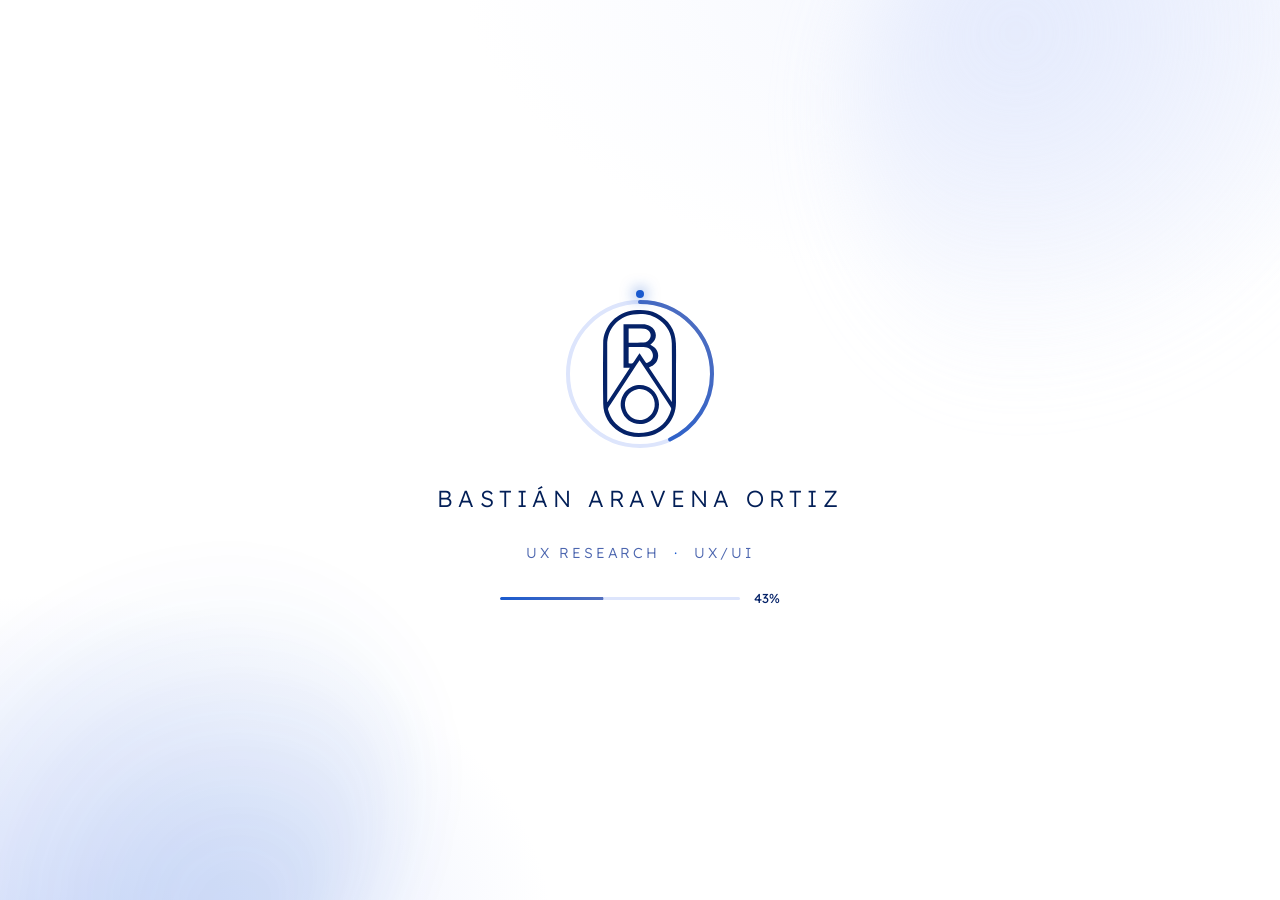
<file: index.html>
<!DOCTYPE html>
<html lang="es">
<head>
    <meta charset="UTF-8">
    <meta name="viewport" content="width=device-width, initial-scale=1">
    <title>Bastián Aravena Ortiz · Cargando…</title>
    <meta name="theme-color" content="#F2F5FE">
    <meta name="robots" content="noindex">

    <!-- Si algo falla o el navegador no tiene JavaScript, te lleva igual a la página nueva -->
    <noscript><meta http-equiv="refresh" content="0; url=index-nuevo.html"></noscript>

    <!-- Descarga en segundo plano la página destino mientras se ve la animación -->
    <link rel="prefetch" href="index-nuevo.html">
    <link rel="prefetch" href="home.css">

    <link rel="preconnect" href="https://fonts.googleapis.com">
    <link rel="preconnect" href="https://fonts.gstatic.com" crossorigin>
    <link href="https://fonts.googleapis.com/css2?family=Lexend:wght@300;400;600&display=swap" rel="stylesheet">

    <style>
        :root {
            --navy-900: #031F57;
            --navy-800: #052268;
            --blue: #1A5ACE;
            --blue-soft: #526FBF;
            --blue-mute: #4C66AF;
            --tint: #F2F5FE;
            --tint-2: #DDE5FC;
            --ease: cubic-bezier(0.22, 1, 0.36, 1);
        }
        *, *::before, *::after { margin: 0; padding: 0; box-sizing: border-box; }

        html, body { height: 100%; }
        body {
            font-family: 'Lexend', system-ui, sans-serif;
            color: var(--navy-900);
            background: #fff;
            overflow: hidden;
            -webkit-font-smoothing: antialiased;
        }

        /* ---------- Pantalla ---------- */
        .pre {
            position: fixed;
            inset: 0;
            display: grid;
            place-items: center;
            padding: 1.5rem;
            background:
                radial-gradient(900px 500px at 85% -5%, var(--tint) 0%, transparent 70%),
                radial-gradient(700px 500px at 5% 105%, var(--tint-2) 0%, transparent 70%),
                #fff;
            transition: opacity .7s var(--ease), transform .7s var(--ease), filter .7s var(--ease);
        }
        .pre.salir { opacity: 0; transform: scale(1.04); filter: blur(6px); }

        /* Manchas de color de fondo (mismas de la web) */
        .mancha {
            position: absolute;
            width: min(70vw, 560px);
            aspect-ratio: 1;
            border-radius: 42% 58% 60% 40% / 45% 40% 60% 55%;
            filter: blur(40px);
            opacity: .7;
            animation: morph 10s ease-in-out infinite alternate;
        }
        .mancha--a { top: -15%; right: -10%; background: radial-gradient(circle at 30% 30%, var(--tint-2), transparent 65%); }
        .mancha--b { bottom: -20%; left: -12%; background: radial-gradient(circle at 70% 70%, rgba(26, 90, 206, .22), transparent 65%); animation-delay: -4s; }

        /* ---------- Contenido ---------- */
        .centro {
            position: relative;
            z-index: 1;
            display: flex;
            flex-direction: column;
            align-items: center;
            text-align: center;
            gap: clamp(1.25rem, 3vw, 1.75rem);
        }

        /* Anillo de progreso con el logo dentro */
        .anillo {
            position: relative;
            width: clamp(120px, 28vw, 160px);
            aspect-ratio: 1;
            display: grid;
            place-items: center;
            animation: aparece .9s var(--ease) both;
        }
        .anillo svg { position: absolute; inset: 0; width: 100%; height: 100%; transform: rotate(-90deg); overflow: visible; }
        .anillo .pista { fill: none; stroke: var(--tint-2); stroke-width: 3; }
        .anillo .avance {
            fill: none;
            stroke: url(#grad);
            stroke-width: 3;
            stroke-linecap: round;
            stroke-dasharray: 339.29;
            stroke-dashoffset: 339.29;
        }
        .anillo .orbita {                      /* puntito que gira alrededor */
            position: absolute;
            inset: 0;
            animation: gira 2.4s linear infinite;
        }
        .anillo .orbita::after {
            content: "";
            position: absolute;
            top: -4px; left: 50%;
            width: 8px; height: 8px;
            margin-left: -4px;
            border-radius: 50%;
            background: var(--blue);
            box-shadow: 0 0 14px 2px rgba(26, 90, 206, .55);
        }
        .logo {
            width: 46%;
            height: auto;
            animation: late 2.2s ease-in-out infinite;
        }
        .logo-falla {                          /* si el logo no carga, muestra las iniciales */
            font-weight: 600;
            font-size: clamp(1.4rem, 5vw, 1.9rem);
            letter-spacing: .04em;
            color: var(--navy-800);
            animation: late 2.2s ease-in-out infinite;
        }

        /* Nombre con letras que aparecen una a una */
        .nombre {
            font-weight: 300;
            font-size: clamp(1.05rem, 3.6vw, 1.45rem);
            letter-spacing: .22em;
            line-height: 1.5;
            color: var(--navy-900);
        }
        .nombre .letra { display: inline-block; }
        .js .nombre .letra { opacity: 0; transform: translateY(14px); animation: letra .7s var(--ease) forwards; }
        .nombre .espacio { width: .5em; }

        .rol {
            font-weight: 300;
            font-size: clamp(.78rem, 2.4vw, .9rem);
            letter-spacing: .2em;
            text-transform: uppercase;
            color: var(--blue-mute);
            animation: aparece .9s var(--ease) 1.1s both;
        }
        .rol i { font-style: normal; color: var(--blue); margin-inline: .5em; }

        /* Barra + porcentaje */
        .progreso {
            display: flex;
            align-items: center;
            gap: 14px;
            width: min(280px, 70vw);
            animation: aparece .9s var(--ease) 1.3s both;
        }
        .barra {
            position: relative;
            flex: 1;
            height: 3px;
            border-radius: 3px;
            background: var(--tint-2);
            overflow: hidden;
        }
        .barra span {
            position: absolute;
            inset: 0;
            border-radius: 3px;
            background: linear-gradient(90deg, var(--blue), var(--blue-soft));
            transform: scaleX(0);
            transform-origin: left;
        }
        .barra span::after {                   /* brillo que recorre la barra */
            content: "";
            position: absolute;
            inset: 0;
            background: linear-gradient(90deg, transparent, rgba(255, 255, 255, .7), transparent);
            transform: translateX(-100%);
            animation: brillo 1.2s ease-in-out infinite;
        }
        .porcentaje {
            min-width: 3.2ch;
            font-weight: 400;
            font-size: 13px;
            font-variant-numeric: tabular-nums;
            color: var(--navy-800);
            text-align: right;
        }

        /* ---------- Animaciones ---------- */
        @keyframes aparece { from { opacity: 0; transform: translateY(16px) scale(.96); } to { opacity: 1; transform: none; } }
        @keyframes letra   { to { opacity: 1; transform: none; } }
        @keyframes gira    { to { transform: rotate(360deg); } }
        @keyframes late    { 0%, 100% { transform: scale(1); } 50% { transform: scale(1.08); } }
        @keyframes brillo  { to { transform: translateX(100%); } }
        @keyframes morph {
            0%   { border-radius: 42% 58% 60% 40% / 45% 40% 60% 55%; transform: rotate(0) scale(1); }
            100% { border-radius: 58% 42% 40% 60% / 55% 60% 40% 45%; transform: rotate(18deg) scale(1.1); }
        }

        /* Menos movimiento: sin animaciones, solo el progreso */
        @media (prefers-reduced-motion: reduce) {
            *, *::before, *::after { animation: none !important; transition-duration: .2s !important; }
            .js .nombre .letra { opacity: 1; transform: none; }
            .anillo .orbita { display: none; }
        }
    </style>

    <script>document.documentElement.classList.add('js');</script>
</head>
<body>
    <main class="pre" id="pre" role="status" aria-live="polite" aria-label="Cargando portafolio">
        <div class="mancha mancha--a" aria-hidden="true"></div>
        <div class="mancha mancha--b" aria-hidden="true"></div>

        <div class="centro">
            <div class="anillo" aria-hidden="true">
                <svg viewBox="0 0 120 120">
                    <defs>
                        <linearGradient id="grad" x1="0" y1="0" x2="1" y2="1">
                            <stop offset="0%" stop-color="#1A5ACE"/>
                            <stop offset="100%" stop-color="#526FBF"/>
                        </linearGradient>
                    </defs>
                    <circle class="pista" cx="60" cy="60" r="54"/>
                    <circle class="avance" id="avance" cx="60" cy="60" r="54"/>
                </svg>
                <div class="orbita"></div>
                <img class="logo" src="SVG/LOGO/LOGO ZUL.svg" alt="" id="logo">
            </div>

            <h1 class="nombre" id="nombre" aria-label="Bastián Aravena Ortiz">BASTIÁN ARAVENA ORTIZ</h1>
            <p class="rol">UX Research <i>·</i> UX/UI</p>

            <div class="progreso" aria-hidden="true">
                <div class="barra"><span id="barra"></span></div>
                <span class="porcentaje" id="porcentaje">0%</span>
            </div>
        </div>
    </main>

    <script>
        (function () {
            var DESTINO = 'index-nuevo.html';   // ← cambia aquí la página de destino
            var MINIMO  = 2400;                 // milisegundos mínimos que se ve la animación
            var MAXIMO  = 7000;                 // tope: si algo tarda demasiado, entra igual

            var pre = document.getElementById('pre');
            var avance = document.getElementById('avance');
            var barra = document.getElementById('barra');
            var pct = document.getElementById('porcentaje');
            var logo = document.getElementById('logo');
            var CIRC = 339.29;
            var reducido = window.matchMedia && matchMedia('(prefers-reduced-motion: reduce)').matches;

            // Si el logo no carga, mostrar iniciales
            logo.addEventListener('error', function () {
                var f = document.createElement('span');
                f.className = 'logo-falla';
                f.textContent = 'BA';
                logo.replaceWith(f);
            });

            // Nombre: separar en letras para animarlas
            var nombre = document.getElementById('nombre');
            var texto = nombre.textContent;
            nombre.textContent = '';
            Array.from(texto).forEach(function (ch, i) {
                var s = document.createElement('span');
                s.className = 'letra' + (ch === ' ' ? ' espacio' : '');
                s.textContent = ch === ' ' ? ' ' : ch;
                s.setAttribute('aria-hidden', 'true');
                s.style.animationDelay = (0.35 + i * 0.045) + 's';
                nombre.appendChild(s);
            });

            // Descarga la página destino para que entre al instante
            var listo = false;
            fetch(DESTINO, { cache: 'force-cache' }).then(function () { listo = true; }, function () { listo = true; });

            var inicio = performance.now();
            var terminado = false;
            var duracion = reducido ? 900 : MINIMO;

            function ease(t) { return t < .5 ? 2 * t * t : 1 - Math.pow(-2 * t + 2, 2) / 2; }

            function pintar(p) {
                avance.style.strokeDashoffset = CIRC * (1 - p);
                barra.style.transform = 'scaleX(' + p + ')';
                pct.textContent = Math.round(p * 100) + '%';
            }

            function salir() {
                if (terminado) return;
                terminado = true;
                pintar(1);
                pre.classList.add('salir');
                setTimeout(function () { location.replace(DESTINO); }, reducido ? 200 : 650);
            }

            function paso(ahora) {
                var t = ahora - inicio;
                var p = Math.min(t / duracion, 1);
                var visible = ease(p);
                // Se detiene en 92% hasta que la página destino esté descargada
                if (!listo && t < MAXIMO) visible = Math.min(visible, 0.92);
                pintar(visible);
                if (visible >= 1 || t >= MAXIMO) { salir(); return; }
                requestAnimationFrame(paso);
            }
            requestAnimationFrame(paso);
        })();
    </script>
</body>
</html>
</file>
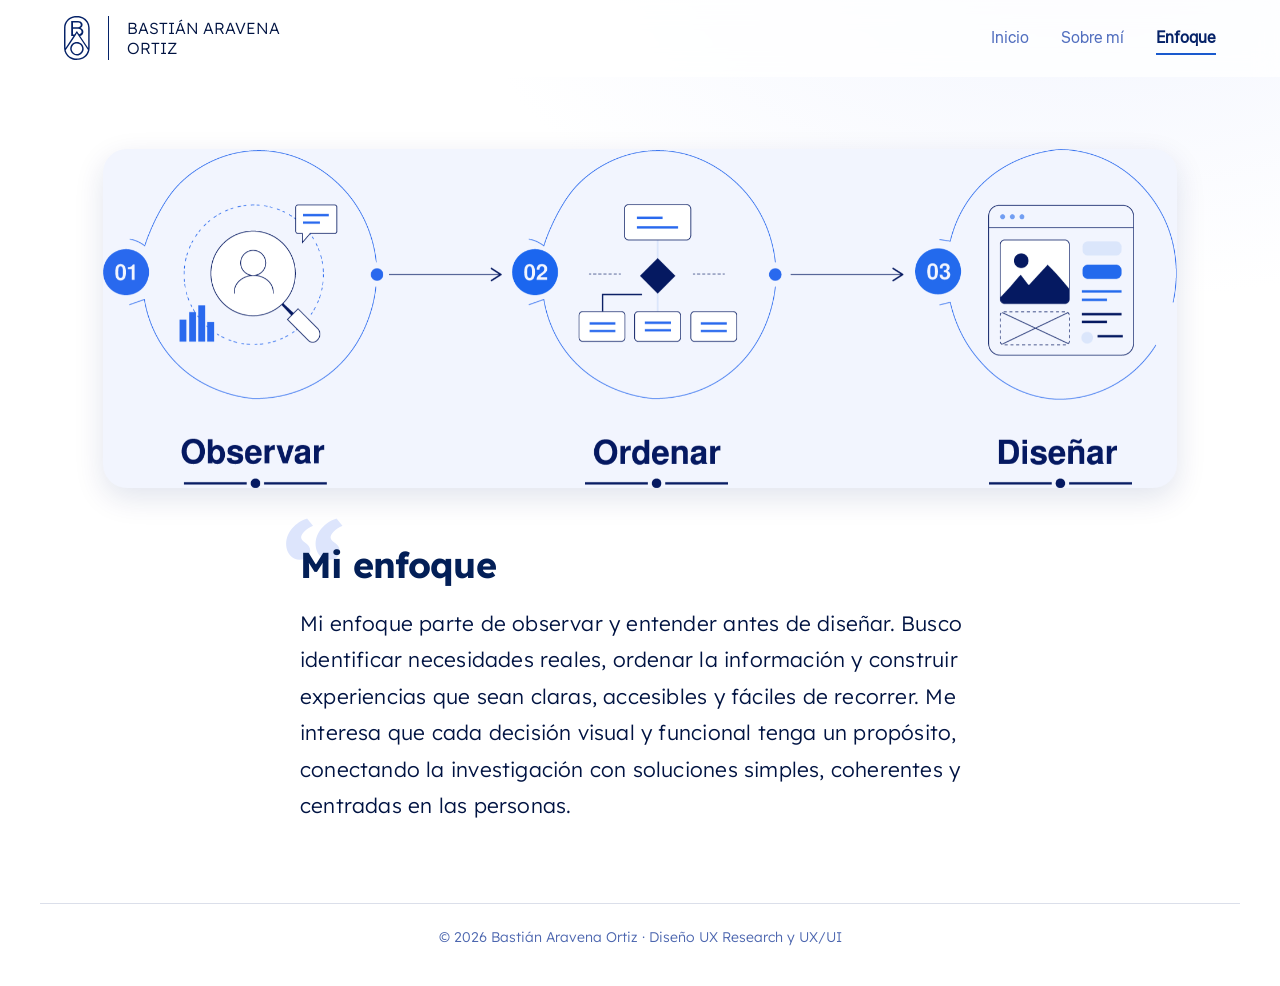
<file: enfoque-nuevo.html>
<!DOCTYPE html>
<html lang="es">
<head>
    <meta charset="UTF-8">
    <meta name="viewport" content="width=device-width, initial-scale=1">
    <title>Enfoque · Bastián Aravena Ortiz</title>
    <meta name="description" content="Mi enfoque de diseño: observar y entender antes de diseñar, para crear experiencias claras, accesibles y centradas en las personas.">

    <script>document.documentElement.classList.add('js');</script>

    <link rel="preconnect" href="https://fonts.googleapis.com">
    <link rel="preconnect" href="https://fonts.gstatic.com" crossorigin>
    <link href="https://fonts.googleapis.com/css2?family=Inter:opsz,wght@14..32,100..900&family=Lexend:wght@300;400;500;600;700&family=Liter&display=swap" rel="stylesheet">

    <link rel="stylesheet" href="home.css">
    <link rel="stylesheet" href="paginas.css">
</head>
<body>
    <header class="site-header" id="header">
        <a href="index-nuevo.html" class="brand" aria-label="Ir al inicio">
            <img src="SVG/LOGO/LOGO ZUL.svg" alt="Logo de Bastián Aravena Ortiz">
            <div class="divider"></div>
            <p id="nombre-logo">BASTIÁN ARAVENA <br>ORTIZ</p>
        </a>
        <nav class="site-nav" aria-label="Principal">
            <ul>
                <li><a href="index-nuevo.html" class="nav-link">Inicio</a></li>
                <li><a href="sobremi-nuevo.html" class="nav-link">Sobre mí</a></li>
                <li><a href="enfoque-nuevo.html" class="nav-link" aria-current="page">Enfoque</a></li>
            </ul>
        </nav>
    </header>

    <main>
        <div class="pagina">
            <section class="enfoque">
                <div class="enfoque-banner anim" style="--d:.05s">
                    <img src="PNG/ENFOQUE_1.png" alt="Ilustración sobre mi enfoque de diseño">
                </div>

                <div class="enfoque-texto anim" style="--d:.3s">
                    <!-- Agregué este título para dar jerarquía a la página; bórralo si no lo quieres -->
                    <h1 class="enfoque-titulo">Mi enfoque</h1>
                    <p class="escrito">Mi enfoque parte de observar y entender antes de diseñar. Busco identificar necesidades reales, ordenar la información y construir experiencias que sean claras, accesibles y fáciles de recorrer. Me interesa que cada decisión visual y funcional tenga un propósito, conectando la investigación con soluciones simples, coherentes y centradas en las personas.</p>
                </div>
            </section>
        </div>
    </main>

    <footer class="site-footer">
        © 2026 Bastián Aravena Ortiz · Diseño UX Research y UX/UI
    </footer>

    <script>
        const header = document.getElementById('header');
        const onScroll = () => header.classList.toggle('is-scrolled', window.scrollY > 10);
        onScroll();
        window.addEventListener('scroll', onScroll, { passive: true });
    </script>
</body>
</html>
</file>
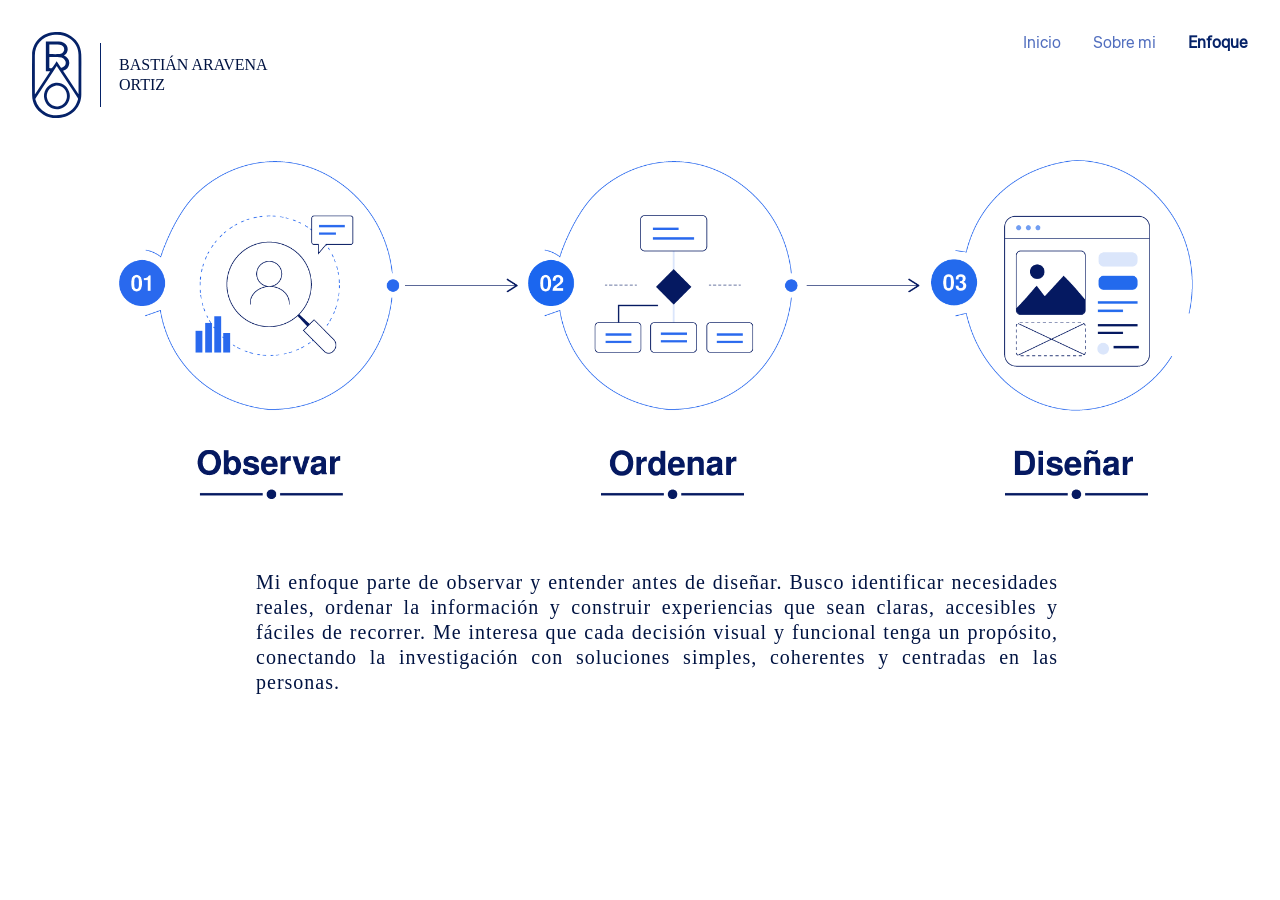
<file: enfoque.html>
<!DOCTYPE html>
<HTML>
    <head>
        <meta charset="UTF-8">
        <meta name="viewport" content="width=device-width, initial-scale=1">
        <title>BASTIÁN ARAVENA ORTIZ</title>
         <link rel="stylesheet" href="Style.css">
         <link rel="stylesheet" href="enfoque.css">
        <link rel="preconnect" href="https://fonts.googleapis.com">
<link rel="preconnect" href="https://fonts.gstatic.com" crossorigin>
<link href="https://fonts.googleapis.com/css2?family=Inter:opsz,wght@14..32,100..900&family=Liter&display=swap" rel="stylesheet">
    </head>
    <body>
        <header>
            <div class="brand">
                <img src="SVG/LOGO/LOGO ZUL.svg" alt="Logo">
                <div class="divider"></div>
                <h1 id="nombre-logo">BASTIÁN ARAVENA <br>ORTIZ</h1>
            </div>
             <nav>
                <ul>
                    <a href="index.html" class="liter-regular-light">Inicio</a>
                    <a href="sobremi.html" class="liter-regular-light">Sobre mi</a>
                    <a href="enfoque.html" class="liter-regular-dark">Enfoque</a>
                </ul>
            </nav>
        </header>
        <main><!--CONTENIDO-->
            <section class="imagen-texto">
                <div class="imagen">
                    <img src="PNG/ENFOQUE_1.png" alt="Ilustración de enfoque" class="imagen">
                </div>
                <div class="texto">
                    <p class="escrito">Mi enfoque parte de observar y entender antes de diseñar. Busco identificar necesidades reales, ordenar la información y construir experiencias que sean claras, accesibles y fáciles de recorrer. Me interesa que cada decisión visual y funcional tenga un propósito, conectando la investigación con soluciones simples, coherentes y centradas en las personas.</p>
                </div>
            </section>
        </main>
    </body>
</HTML>
</file>
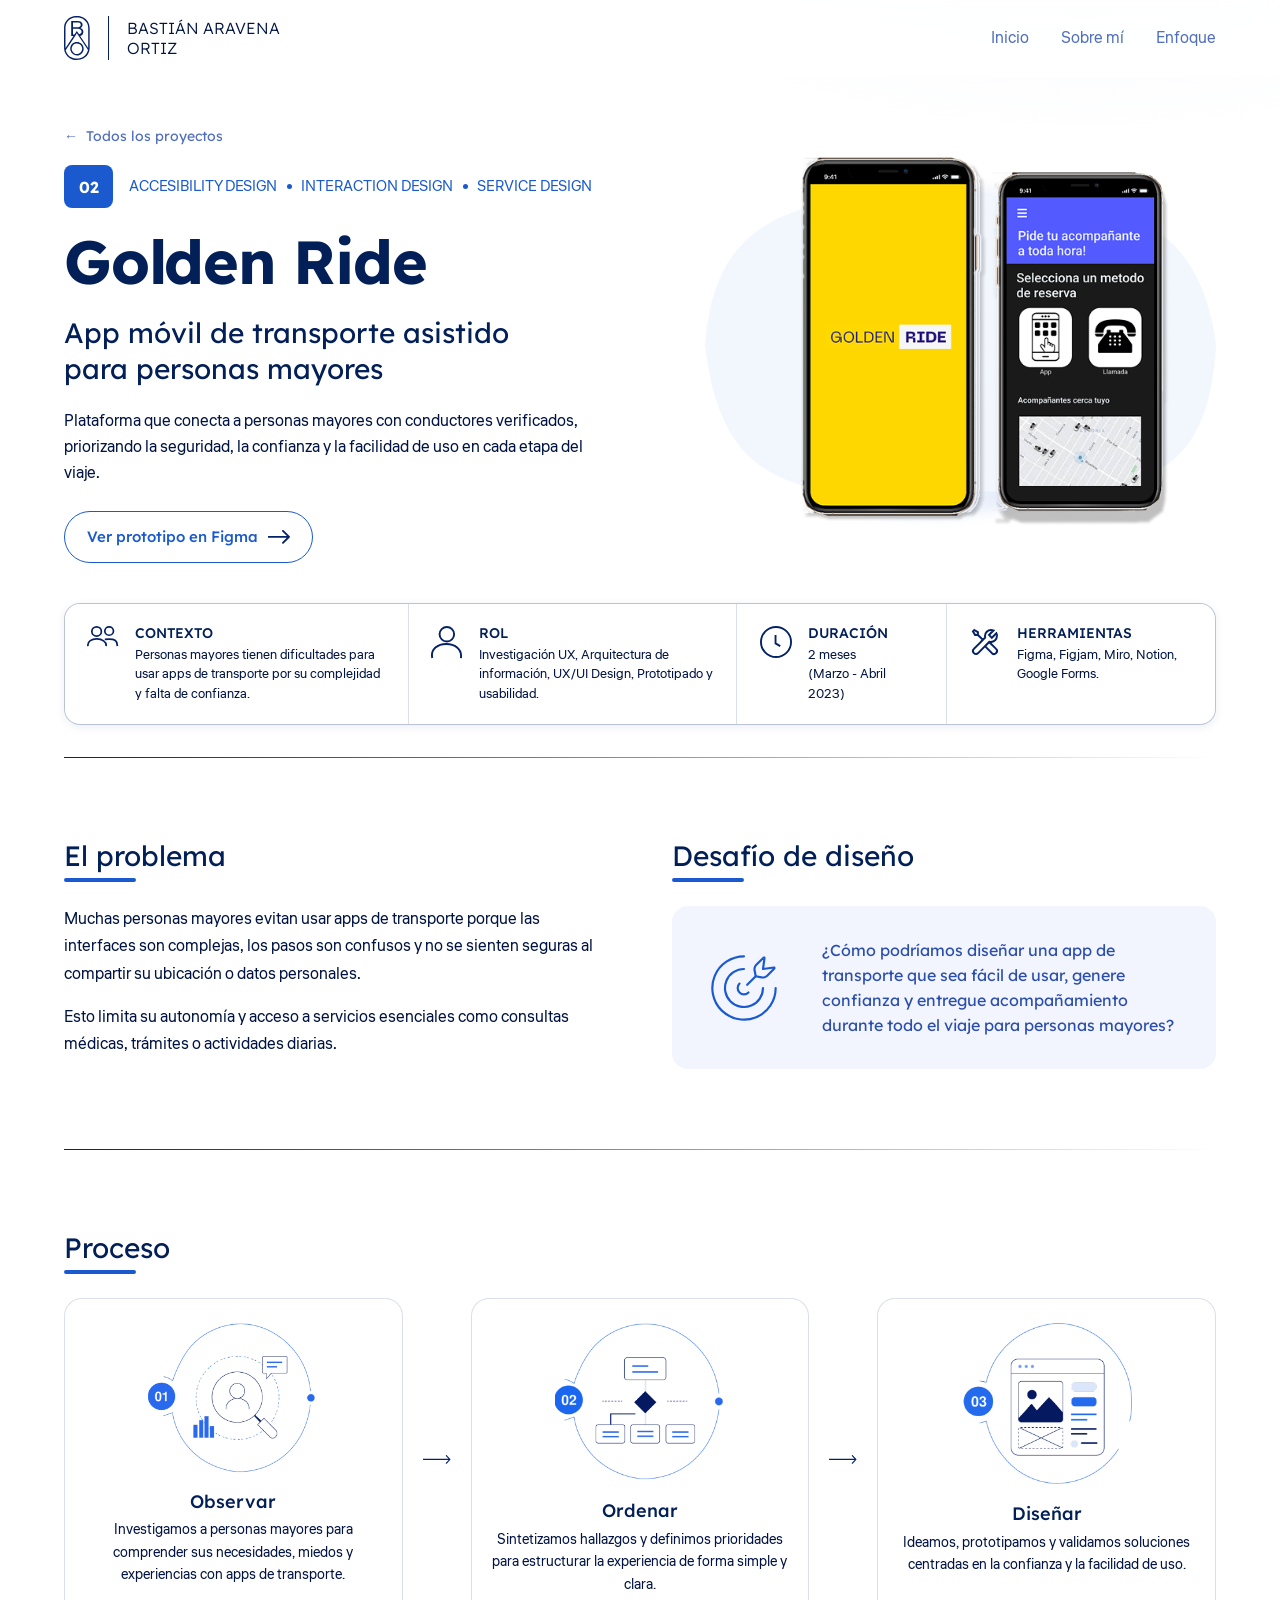
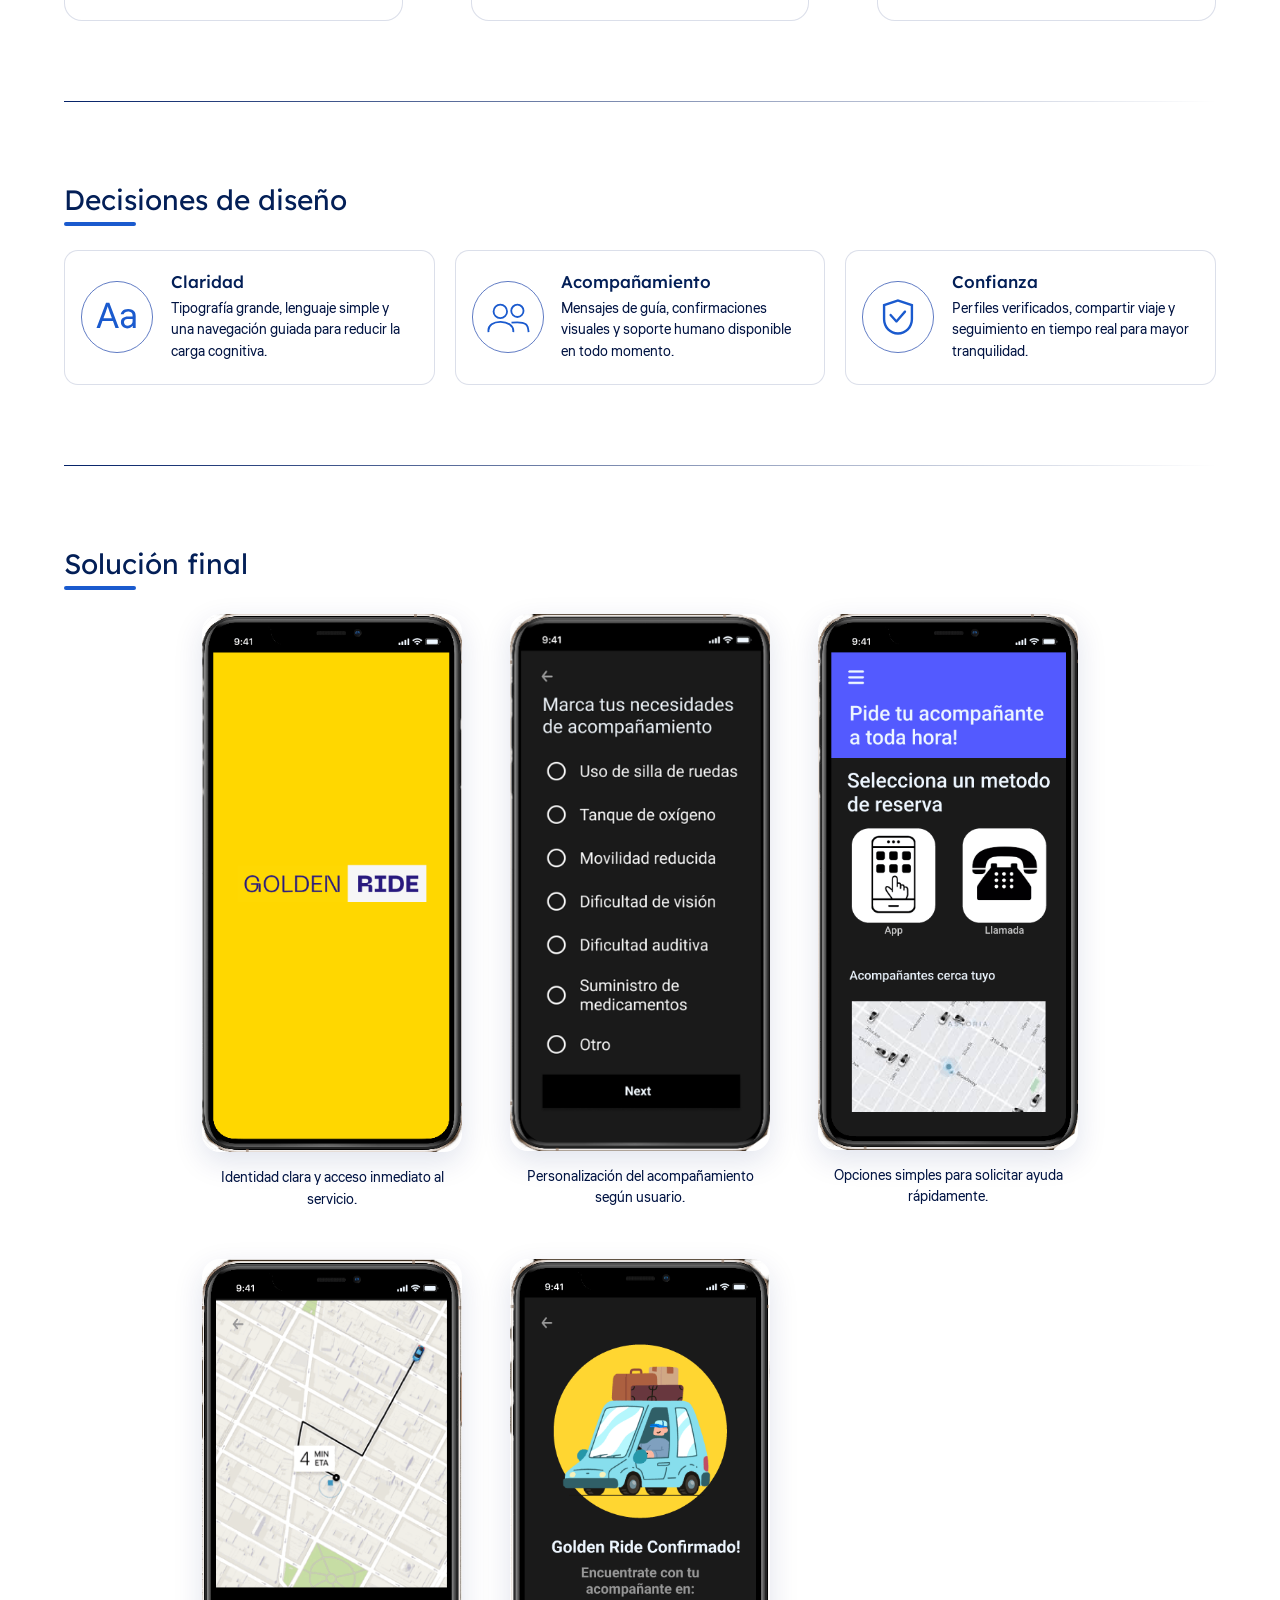
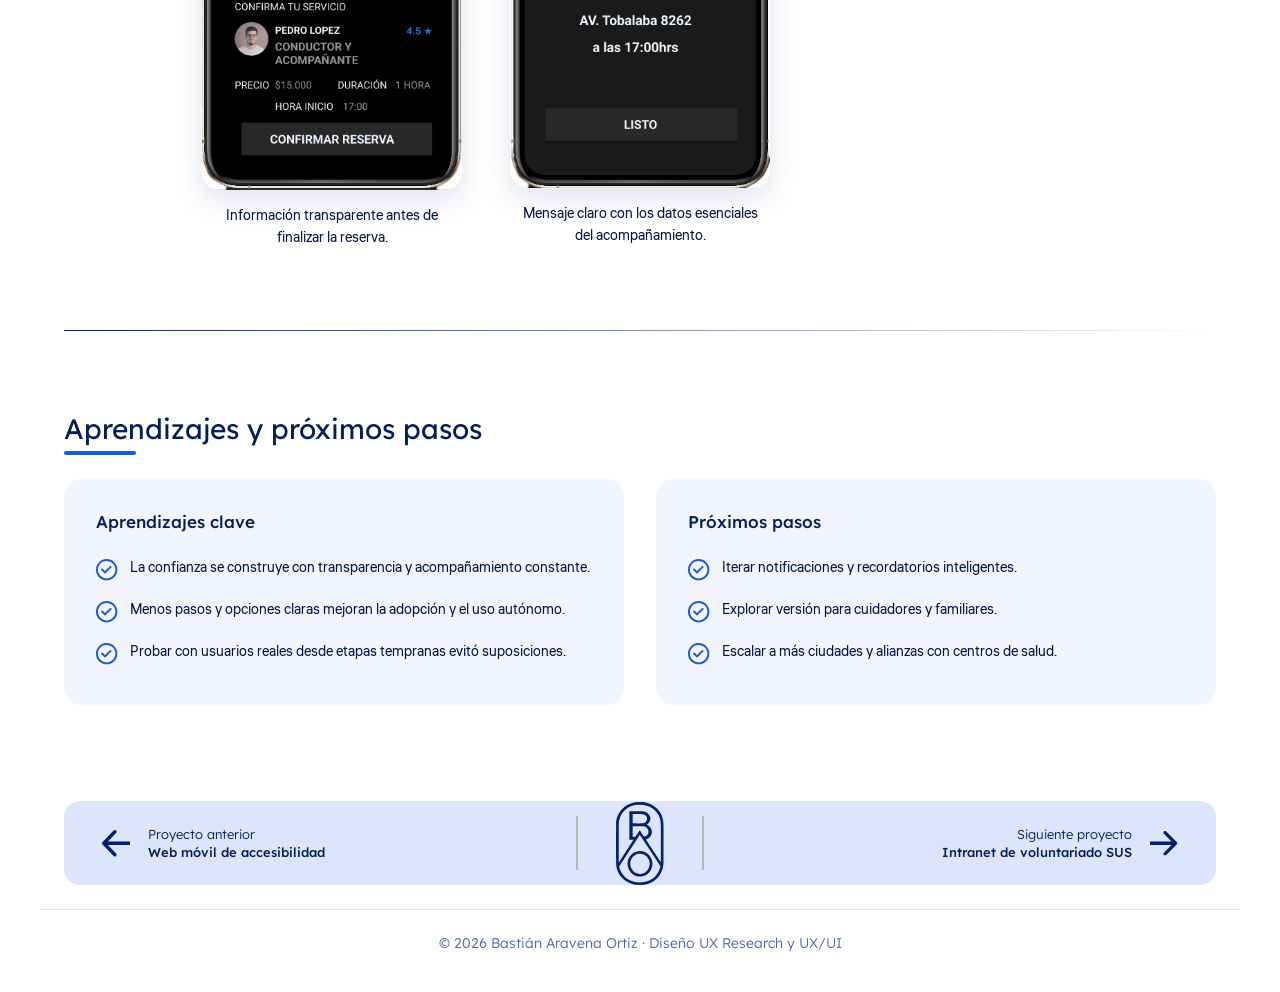
<file: golden-ride-nuevo.html>
<!DOCTYPE html>
<html lang="es">
<head>
    <meta charset="UTF-8">
    <meta name="viewport" content="width=device-width, initial-scale=1">
    <title>Golden Ride · Bastián Aravena Ortiz</title>
    <meta name="description" content="Golden Ride: app móvil de transporte asistido para personas mayores. Proyecto de accessibility design, interaction design y service design.">

    <!-- Activa las animaciones al hacer scroll -->
    <script>document.documentElement.classList.add('js');</script>

    <link rel="preconnect" href="https://fonts.googleapis.com">
    <link rel="preconnect" href="https://fonts.gstatic.com" crossorigin>
    <link href="https://fonts.googleapis.com/css2?family=Inter:opsz,wght@14..32,100..900&family=Lexend:wght@300;400;500;600;700&family=Liter&display=swap" rel="stylesheet">

    <!-- home.css = variables, header y footer · proyecto.css = secciones del proyecto -->
    <link rel="stylesheet" href="home.css">
    <link rel="stylesheet" href="proyecto.css">
</head>
<body>
    <div class="progreso" id="progreso" aria-hidden="true"></div>

    <header class="site-header" id="header">
        <a href="index-nuevo.html" class="brand" aria-label="Ir al inicio">
            <img src="SVG/LOGO/LOGO ZUL.svg" alt="Logo de Bastián Aravena Ortiz">
            <div class="divider"></div>
            <p id="nombre-logo">BASTIÁN ARAVENA <br>ORTIZ</p>
        </a>
        <nav class="site-nav" aria-label="Principal">
            <ul>
                <li><a href="index-nuevo.html" class="nav-link">Inicio</a></li>
                <li><a href="sobremi-nuevo.html" class="nav-link">Sobre mí</a></li>
                <li><a href="enfoque-nuevo.html" class="nav-link">Enfoque</a></li>
            </ul>
        </nav>
    </header>

    <main>
        <div class="proyecto">

            <!-- 1. HERO DEL PROYECTO -->
            <section class="proyecto-hero">
                <div>
                    <a href="index-nuevo.html#proyectos-seleccionados" class="volver anim"><span>←</span> Todos los proyectos</a>

                    <div class="meta anim" style="--d:.05s">
                        <div class="numero">02</div>
                        <ul class="tags">
                            <li>ACCESIBILITY DESIGN</li>
                            <li>INTERACTION DESIGN</li>
                            <li>SERVICE DESIGN</li>
                        </ul>
                    </div>

                    <div class="titulo-bloque">
                        <h1 class="titulo anim" style="--d:.15s">Golden Ride</h1>
                        <h2 class="sub anim" style="--d:.25s">App móvil de transporte asistido para personas mayores</h2>
                        <p class="resumen anim" style="--d:.35s">Plataforma que conecta a personas mayores con conductores verificados, priorizando la seguridad, la confianza y la facilidad de uso en cada etapa del viaje.</p>
                    </div>

                    <a href="https://www.figma.com/proto/cb0V3ukAvhQ8bAtsOYRQT4/UBER-APP-DESIGN---PROTOTYPE--Community-?node-id=33-6&page-id=0%3A1&starting-point-node-id=33%3A6&t=zE49aSyIZ0jUBYTq-1" target="_blank" rel="noopener" class="btn btn-figma anim" style="--d:.45s">
                        Ver prototipo en Figma
                        <img src="SVG/ICONOS/FLECHA.svg" alt="" aria-hidden="true">
                    </a>
                </div>

                <div class="proyecto-visual anim" style="--d:.2s">
                    <img src="PNG/PREVIEW GOLDEN.png" alt="Pantallas de la app Golden Ride vistas en teléfonos">
                </div>
            </section>

            <!-- 2. FICHA -->
            <section class="ficha reveal" aria-label="Datos del proyecto">
                <div class="ficha-item">
                    <img src="SVG/ICONOS/CONTEXTO.svg" alt="" aria-hidden="true">
                    <div>
                        <h3 class="ficha-titulo">CONTEXTO</h3>
                        <p class="ficha-texto">Personas mayores tienen dificultades para usar apps de transporte por su complejidad y falta de confianza.</p>
                    </div>
                </div>
                <div class="ficha-item">
                    <img src="SVG/ICONOS/ROL.svg" alt="" aria-hidden="true">
                    <div>
                        <h3 class="ficha-titulo">ROL</h3>
                        <p class="ficha-texto">Investigación UX, Arquitectura de información, UX/UI Design, Prototipado y usabilidad.</p>
                    </div>
                </div>
                <div class="ficha-item">
                    <img src="SVG/ICONOS/DURACION.svg" alt="" aria-hidden="true">
                    <div>
                        <h3 class="ficha-titulo">DURACIÓN</h3>
                        <p class="ficha-texto">2 meses<br>(Marzo - Abril 2023)</p>
                    </div>
                </div>
                <div class="ficha-item">
                    <img src="SVG/ICONOS/HERRAMIENTAS.svg" alt="" aria-hidden="true">
                    <div>
                        <h3 class="ficha-titulo">HERRAMIENTAS</h3>
                        <p class="ficha-texto">Figma, Figjam, Miro, Notion, Google Forms.</p>
                    </div>
                </div>
            </section>

            <hr class="divisor">

            <!-- 3. PROBLEMA + DESAFÍO -->
            <section class="seccion dos-col">
                <div class="reveal">
                    <h2 class="h2">El problema</h2>
                    <p class="texto-base">Muchas personas mayores evitan usar apps de transporte porque las interfaces son complejas, los pasos son confusos y no se sienten seguras al compartir su ubicación o datos personales.</p>
                    <p class="texto-base">Esto limita su autonomía y acceso a servicios esenciales como consultas médicas, trámites o actividades diarias.</p>
                </div>
                <div class="reveal" style="--d:.15s">
                    <h2 class="h2">Desafío de diseño</h2>
                    <div class="desafio-caja">
                        <img src="SVG/ICONOS/DESAFIO.svg" alt="" aria-hidden="true">
                        <p>¿Cómo podríamos diseñar una app de transporte que sea fácil de usar, genere confianza y entregue acompañamiento durante todo el viaje para personas mayores?</p>
                    </div>
                </div>
            </section>

            <hr class="divisor">

            <!-- 4. PROCESO -->
            <section class="seccion">
                <h2 class="h2 reveal">Proceso</h2>
                <div class="pasos">
                    <article class="paso reveal">
                        <img src="PNG/OBSERVAR.png" alt="Ilustración de la etapa Observar">
                        <div>
                            <h3>Observar</h3>
                            <p>Investigamos a personas mayores para comprender sus necesidades, miedos y experiencias con apps de transporte.</p>
                        </div>
                    </article>
                    <div class="paso-flecha" aria-hidden="true"><img src="SVG/ICONOS/FLECHA2.svg" alt=""></div>
                    <article class="paso reveal" style="--d:.12s">
                        <img src="PNG/ORDENAR.png" alt="Ilustración de la etapa Ordenar">
                        <div>
                            <h3>Ordenar</h3>
                            <p>Sintetizamos hallazgos y definimos prioridades para estructurar la experiencia de forma simple y clara.</p>
                        </div>
                    </article>
                    <div class="paso-flecha" aria-hidden="true"><img src="SVG/ICONOS/FLECHA2.svg" alt=""></div>
                    <article class="paso reveal" style="--d:.24s">
                        <img src="PNG/DISEÑAR.png" alt="Ilustración de la etapa Diseñar">
                        <div>
                            <h3>Diseñar</h3>
                            <p>Ideamos, prototipamos y validamos soluciones centradas en la confianza y la facilidad de uso.</p>
                        </div>
                    </article>
                </div>
            </section>

            <hr class="divisor">

            <!-- 5. DECISIONES DE DISEÑO -->
            <section class="seccion">
                <h2 class="h2 reveal">Decisiones de diseño</h2>
                <div class="decisiones">
                    <article class="decision reveal">
                        <img src="SVG/ICONOS/CLARIDAD.svg" alt="" aria-hidden="true">
                        <div>
                            <h3>Claridad</h3>
                            <p>Tipografía grande, lenguaje simple y una navegación guiada para reducir la carga cognitiva.</p>
                        </div>
                    </article>
                    <article class="decision reveal" style="--d:.12s">
                        <img src="SVG/ICONOS/ACOMPAÑAMIENTO.svg" alt="" aria-hidden="true">
                        <div>
                            <h3>Acompañamiento</h3>
                            <p>Mensajes de guía, confirmaciones visuales y soporte humano disponible en todo momento.</p>
                        </div>
                    </article>
                    <article class="decision reveal" style="--d:.24s">
                        <img src="SVG/ICONOS/CONFIANZA.svg" alt="" aria-hidden="true">
                        <div>
                            <h3>Confianza</h3>
                            <p>Perfiles verificados, compartir viaje y seguimiento en tiempo real para mayor tranquilidad.</p>
                        </div>
                    </article>
                </div>
            </section>

            <hr class="divisor">

            <!-- 6. SOLUCIÓN FINAL (5 pantallas → galeria--cinco) -->
            <section class="seccion">
                <h2 class="h2 reveal">Solución final</h2>
                <div class="galeria galeria--cinco">
                    <figure class="pantalla reveal">
                        <img src="PNG/GOLDEN RIDE PRECHARGE.png" alt="Pantalla de bienvenida de Golden Ride" loading="lazy">
                        <figcaption>Identidad clara y acceso inmediato al servicio.</figcaption>
                    </figure>
                    <figure class="pantalla reveal" style="--d:.1s">
                        <img src="PNG/2dagolden.png" alt="Pantalla de personalización del acompañamiento" loading="lazy">
                        <figcaption>Personalización del acompañamiento según usuario.</figcaption>
                    </figure>
                    <figure class="pantalla reveal" style="--d:.2s">
                        <img src="PNG/GOLDEN RIDE OPCION DE RESERVA.png" alt="Pantalla con las opciones de reserva" loading="lazy">
                        <figcaption>Opciones simples para solicitar ayuda rápidamente.</figcaption>
                    </figure>
                    <figure class="pantalla reveal" style="--d:.3s">
                        <img src="PNG/GOLDEN RIDE VIAJE.png" alt="Pantalla con el resumen del viaje antes de reservar" loading="lazy">
                        <figcaption>Información transparente antes de finalizar la reserva.</figcaption>
                    </figure>
                    <figure class="pantalla reveal" style="--d:.4s">
                        <img src="PNG/GOLDEN RIDE VIAJE CONFIRMADO.png" alt="Pantalla de viaje confirmado" loading="lazy">
                        <figcaption>Mensaje claro con los datos esenciales del acompañamiento.</figcaption>
                    </figure>
                </div>
            </section>

            <hr class="divisor">

            <!-- 7. APRENDIZAJES Y PRÓXIMOS PASOS -->
            <section class="seccion">
                <h2 class="h2 reveal">Aprendizajes y próximos pasos</h2>
                <div class="apr-grid">
                    <div class="apr-col reveal">
                        <h3>Aprendizajes clave</h3>
                        <ul>
                            <li><img src="SVG/ICONOS/CHEK.svg" alt="" aria-hidden="true"><span>La confianza se construye con transparencia y acompañamiento constante.</span></li>
                            <li><img src="SVG/ICONOS/CHEK.svg" alt="" aria-hidden="true"><span>Menos pasos y opciones claras mejoran la adopción y el uso autónomo.</span></li>
                            <li><img src="SVG/ICONOS/CHEK.svg" alt="" aria-hidden="true"><span>Probar con usuarios reales desde etapas tempranas evitó suposiciones.</span></li>
                        </ul>
                    </div>
                    <div class="apr-col reveal" style="--d:.15s">
                        <h3>Próximos pasos</h3>
                        <ul>
                            <li><img src="SVG/ICONOS/CHEK.svg" alt="" aria-hidden="true"><span>Iterar notificaciones y recordatorios inteligentes.</span></li>
                            <li><img src="SVG/ICONOS/CHEK.svg" alt="" aria-hidden="true"><span>Explorar versión para cuidadores y familiares.</span></li>
                            <li><img src="SVG/ICONOS/CHEK.svg" alt="" aria-hidden="true"><span>Escalar a más ciudades y alianzas con centros de salud.</span></li>
                        </ul>
                    </div>
                </div>
            </section>

            <!-- 8. NAVEGACIÓN ENTRE PROYECTOS -->
            <nav class="terminal reveal" aria-label="Navegación entre proyectos">
                <a href="panamericano-nuevo.html" class="terminal-link terminal-link--ant">
                    <img class="flecha-ant" src="SVG/ICONOS/FLECHA TERMINAL IZ.svg" alt="" aria-hidden="true">
                    <span>
                        <small>Proyecto anterior</small>
                        <strong>Web móvil de accesibilidad</strong>
                    </span>
                </a>
                <div class="terminal-centro" aria-hidden="true">
                    <div class="barra"></div>
                    <img src="SVG/ICONOS/ICONO TERMINAL.svg" alt="">
                    <div class="barra"></div>
                </div>
                <a href="intranet-sus-nuevo.html" class="terminal-link terminal-link--sig">
                    <span>
                        <small>Siguiente proyecto</small>
                        <strong>Intranet de voluntariado SUS</strong>
                    </span>
                    <img class="flecha-sig" src="SVG/ICONOS/FLECHA TERMINAL DE.svg" alt="" aria-hidden="true">
                </a>
            </nav>
        </div>
    </main>

    <footer class="site-footer">
        © 2026 Bastián Aravena Ortiz · Diseño UX Research y UX/UI
    </footer>

    <script>
        const header = document.getElementById('header');
        const barra = document.getElementById('progreso');

        // Header con sombra + barra de progreso de lectura
        const onScroll = () => {
            const y = window.scrollY;
            header.classList.toggle('is-scrolled', y > 10);
            const total = document.documentElement.scrollHeight - window.innerHeight;
            barra.style.transform = 'scaleX(' + (total > 0 ? Math.min(y / total, 1) : 0) + ')';
        };
        onScroll();
        window.addEventListener('scroll', onScroll, { passive: true });
        window.addEventListener('resize', onScroll);

        // Aparición de elementos al entrar en pantalla
        const items = document.querySelectorAll('.reveal');
        if ('IntersectionObserver' in window) {
            const io = new IntersectionObserver((entries) => {
                entries.forEach((e) => {
                    if (e.isIntersecting) {
                        e.target.classList.add('is-visible');
                        io.unobserve(e.target);
                    }
                });
            }, { threshold: 0.12, rootMargin: '0px 0px -40px 0px' });
            items.forEach((el) => io.observe(el));
        } else {
            items.forEach((el) => el.classList.add('is-visible'));
        }
    </script>
</body>
</html>
</file>
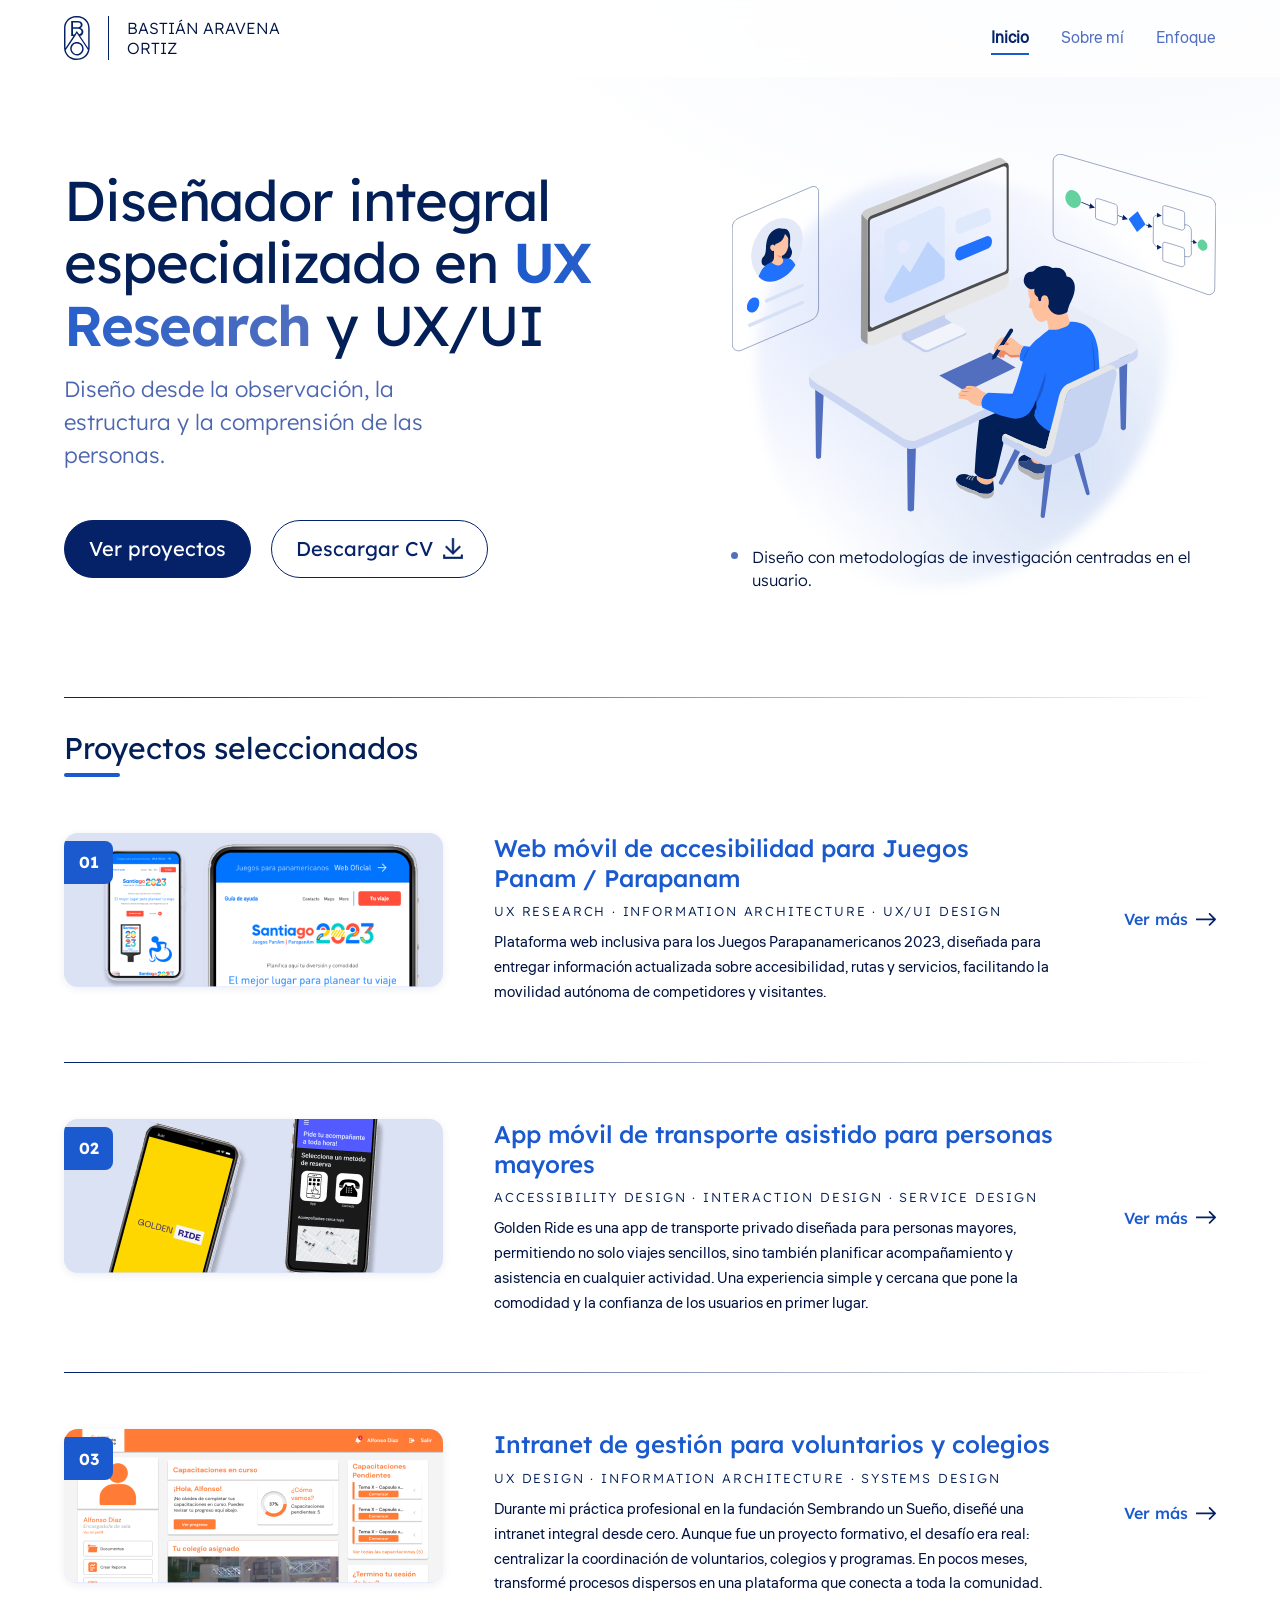
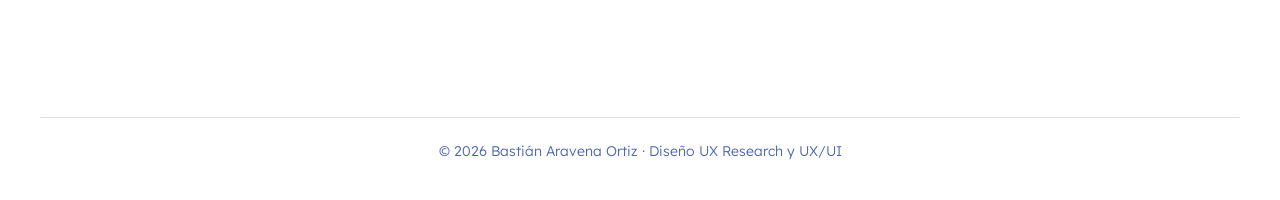
<file: index-nuevo.html>
<!DOCTYPE html>
<html lang="es">
<head>
    <meta charset="UTF-8">
    <meta name="viewport" content="width=device-width, initial-scale=1">
    <title>Bastián Aravena Ortiz · Diseñador UX Research y UX/UI</title>
    <meta name="description" content="Portafolio de Bastián Aravena Ortiz, diseñador integral especializado en UX Research y UX/UI.">

    <!-- Marca que hay JavaScript (activa las animaciones al hacer scroll) -->
    <script>document.documentElement.classList.add('js');</script>

    <link rel="preconnect" href="https://fonts.googleapis.com">
    <link rel="preconnect" href="https://fonts.gstatic.com" crossorigin>
    <!-- Se agregó Lexend, que tu CSS usaba pero no se estaba cargando -->
    <link href="https://fonts.googleapis.com/css2?family=Inter:opsz,wght@14..32,100..900&family=Lexend:wght@300;400;500;600;700&family=Liter&display=swap" rel="stylesheet">

    <link rel="stylesheet" href="home.css">
</head>
<body>
    <header class="site-header" id="header">
        <a href="index-nuevo.html" class="brand" aria-label="Ir al inicio">
            <img src="SVG/LOGO/LOGO ZUL.svg" alt="Logo de Bastián Aravena Ortiz">
            <div class="divider"></div>
            <p id="nombre-logo">BASTIÁN ARAVENA <br>ORTIZ</p>
        </a>
        <nav class="site-nav" aria-label="Principal">
            <ul>
                <li><a href="index-nuevo.html" class="nav-link" aria-current="page">Inicio</a></li>
                <li><a href="sobremi-nuevo.html" class="nav-link">Sobre mí</a></li>
                <li><a href="enfoque-nuevo.html" class="nav-link">Enfoque</a></li>
            </ul>
        </nav>
    </header>

    <main>
        <!-- HERO -->
        <section class="hero">
            <div class="texto-botones">
                <div class="cajas-de-texto-origen">
                    <h1 class="cajas-de-texto-header anim" style="--d:.05s">
                        Diseñador integral especializado en <span class="resalte">UX Research</span> y UX/UI
                    </h1>
                    <p class="cajas-de-texto-header-2 anim" style="--d:.2s">
                        Diseño desde la observación, la estructura y la comprensión de las personas.
                    </p>
                </div>
                <div class="botones anim" style="--d:.35s">
                    <a href="#proyectos-seleccionados" class="btn btn-primary">Ver proyectos</a>
                    <a class="btn btn-outline" href="CV/CV 2026-06-24.pdf" download>
                        Descargar CV
                        <img src="SVG/ICONOS/Icono DESCARGA.svg" alt="" aria-hidden="true">
                    </a>
                </div>
            </div>

            <div class="ilustracion anim" style="--d:.2s">
                <img class="hero-img" src="SVG/ILUSTRACION/UX ILUSTRACION.svg" alt="Ilustración sobre diseño UX">
                <ul>
                    <li><p class="texto-ilustracion">Diseño con metodologías de investigación centradas en el usuario.</p></li>
                </ul>
            </div>
        </section>

        <hr class="divisor">

        <!-- PROYECTOS -->
        <section id="proyectos-seleccionados" class="proyectos-seleccionados">
            <h2 class="proyecto-seleccionados-titulo reveal">Proyectos seleccionados</h2>

            <!-- PROYECTO 1 -->
            <article class="proyecto-1 reveal">
                <div class="preview-contexto">
                    <div class="preview-proyecto">
                        <p class="numero-proyecto">01</p>
                        <img src="PNG/panamericano preview.png" alt="Vista previa de la web móvil de accesibilidad para los Juegos Panam / Parapanam" loading="lazy">
                    </div>
                    <div class="proyecto-contexto">
                        <h3 class="proyecto-contexto-titulo">Web móvil de accesibilidad para Juegos Panam / Parapanam</h3>
                        <p class="caracteristicas-ux">UX Research · Information Architecture · UX/UI Design</p>
                        <p class="texto-contexto">Plataforma web inclusiva para los Juegos Parapanamericanos 2023, diseñada para entregar información actualizada sobre accesibilidad, rutas y servicios, facilitando la movilidad autónoma de competidores y visitantes.</p>
                    </div>
                </div>
                <a href="panamericano-nuevo.html" class="ver-mas" aria-label="Ver más sobre el proyecto Juegos Panam / Parapanam">
                    <span>Ver más</span>
                    <span class="flecha-ver-mas"><img src="SVG/ICONOS/Arrow.svg" alt="" aria-hidden="true"></span>
                </a>
            </article>

            <hr class="divisor">

            <!-- PROYECTO 2 -->
            <article class="proyecto-1 reveal">
                <div class="preview-contexto">
                    <div class="preview-proyecto">
                        <p class="numero-proyecto">02</p>
                        <img src="PNG/GOLDEN RIDE.png" alt="Vista previa de Golden Ride, app de transporte asistido" loading="lazy">
                    </div>
                    <div class="proyecto-contexto">
                        <h3 class="proyecto-contexto-titulo">App móvil de transporte asistido para personas mayores</h3>
                        <p class="caracteristicas-ux">Accessibility Design · Interaction Design · Service Design</p>
                        <p class="texto-contexto">Golden Ride es una app de transporte privado diseñada para personas mayores, permitiendo no solo viajes sencillos, sino también planificar acompañamiento y asistencia en cualquier actividad. Una experiencia simple y cercana que pone la comodidad y la confianza de los usuarios en primer lugar.</p>
                    </div>
                </div>
                <a href="golden-ride-nuevo.html" class="ver-mas" aria-label="Ver más sobre el proyecto Golden Ride">
                    <span>Ver más</span>
                    <span class="flecha-ver-mas"><img src="SVG/ICONOS/Arrow.svg" alt="" aria-hidden="true"></span>
                </a>
            </article>

            <hr class="divisor">

            <!-- PROYECTO 3 -->
            <article class="proyecto-1 reveal">
                <div class="preview-contexto">
                    <div class="preview-proyecto">
                        <p class="numero-proyecto">03</p>
                        <img src="PNG/intranet.png" alt="Vista previa de la intranet para voluntarios y colegios" loading="lazy">
                    </div>
                    <div class="proyecto-contexto">
                        <h3 class="proyecto-contexto-titulo">Intranet de gestión para voluntarios y colegios</h3>
                        <p class="caracteristicas-ux">UX Design · Information Architecture · Systems Design</p>
                        <p class="texto-contexto">Durante mi práctica profesional en la fundación Sembrando un Sueño, diseñé una intranet integral desde cero. Aunque fue un proyecto formativo, el desafío era real: centralizar la coordinación de voluntarios, colegios y programas. En pocos meses, transformé procesos dispersos en una plataforma que conecta a toda la comunidad.</p>
                    </div>
                </div>
                <a href="intranet-sus-nuevo.html" class="ver-mas" aria-label="Ver más sobre el proyecto Intranet SUS">
                    <span>Ver más</span>
                    <span class="flecha-ver-mas"><img src="SVG/ICONOS/Arrow.svg" alt="" aria-hidden="true"></span>
                </a>
            </article>
        </section>
    </main>

    <footer class="site-footer">
        © 2026 Bastián Aravena Ortiz · Diseño UX Research y UX/UI
    </footer>

    <script>
        // Sombra y borde en el header al hacer scroll
        const header = document.getElementById('header');
        const onScroll = () => header.classList.toggle('is-scrolled', window.scrollY > 10);
        onScroll();
        window.addEventListener('scroll', onScroll, { passive: true });

        // Aparición de elementos al entrar en pantalla
        const items = document.querySelectorAll('.reveal');
        if ('IntersectionObserver' in window) {
            const io = new IntersectionObserver((entries) => {
                entries.forEach((e) => {
                    if (e.isIntersecting) {
                        e.target.classList.add('is-visible');
                        io.unobserve(e.target);
                    }
                });
            }, { threshold: 0.15, rootMargin: '0px 0px -40px 0px' });
            items.forEach((el) => io.observe(el));
        } else {
            items.forEach((el) => el.classList.add('is-visible'));
        }
    </script>
</body>
</html>
</file>
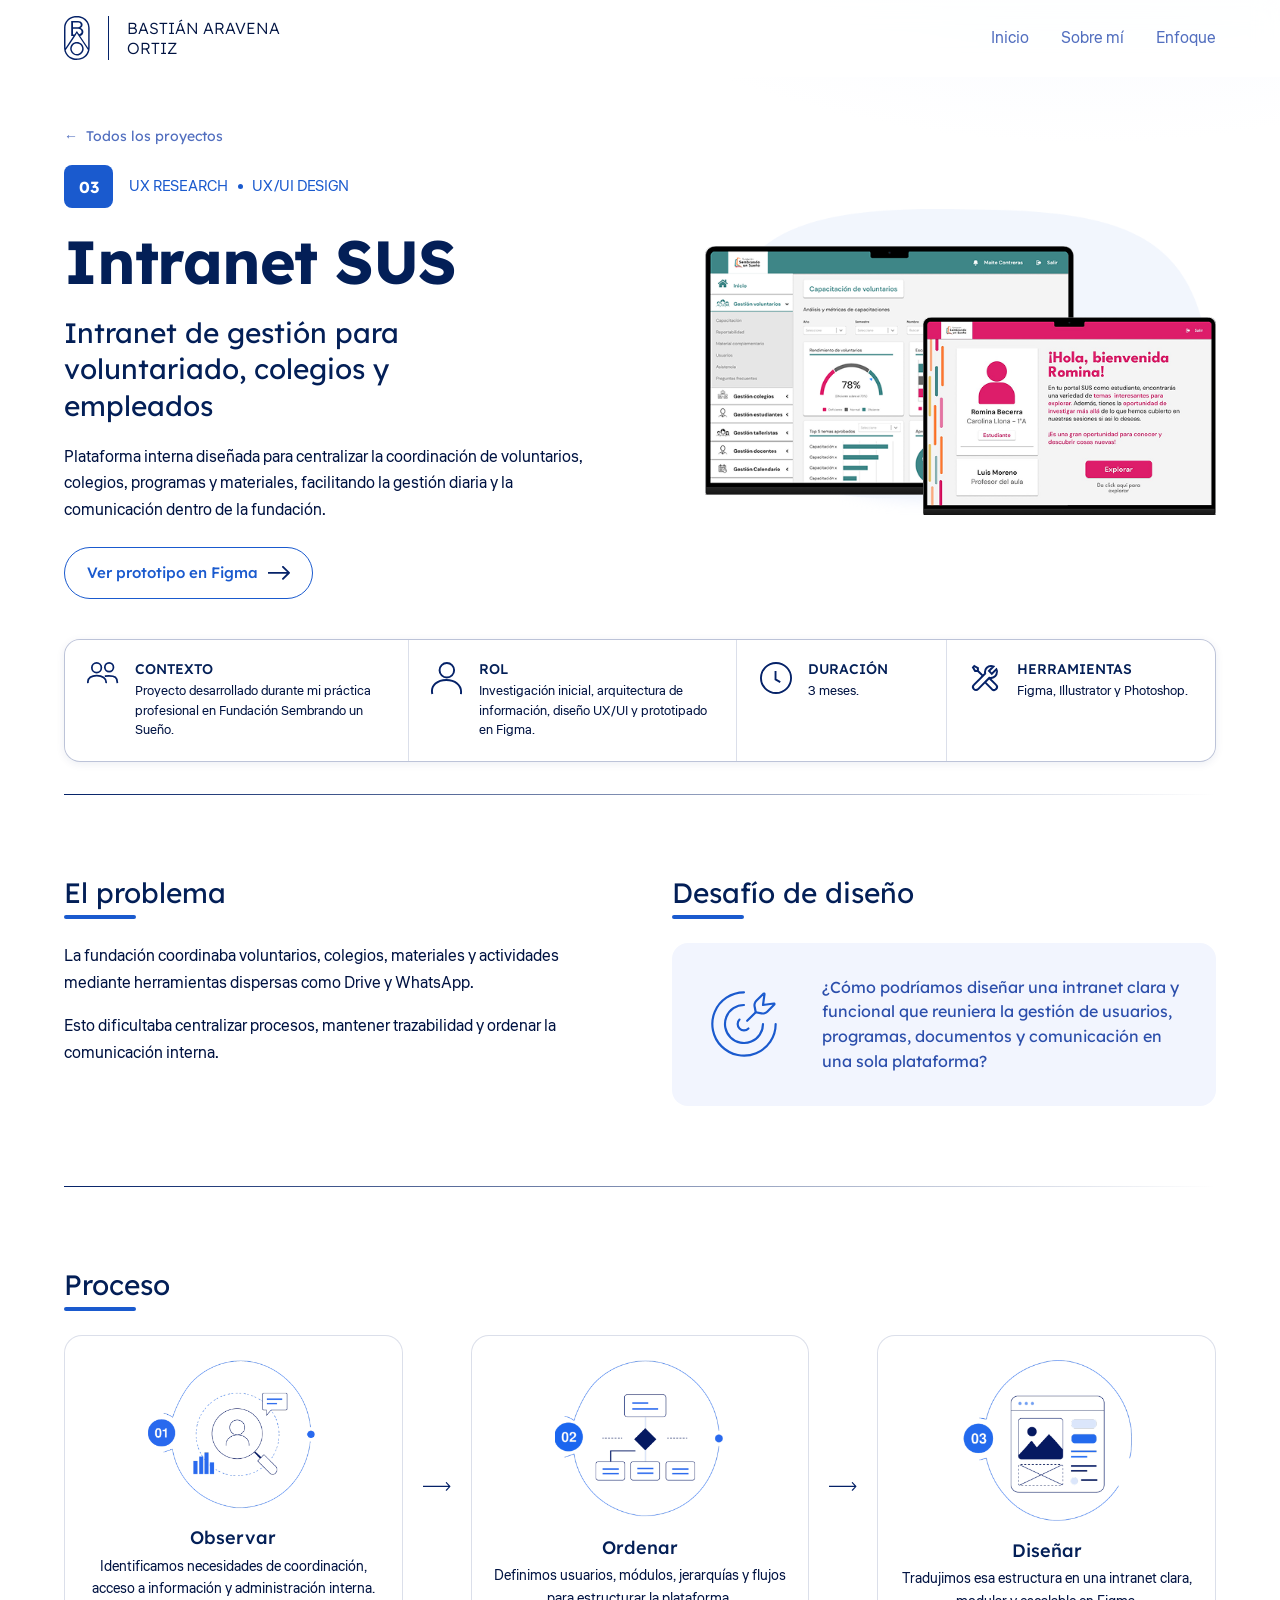
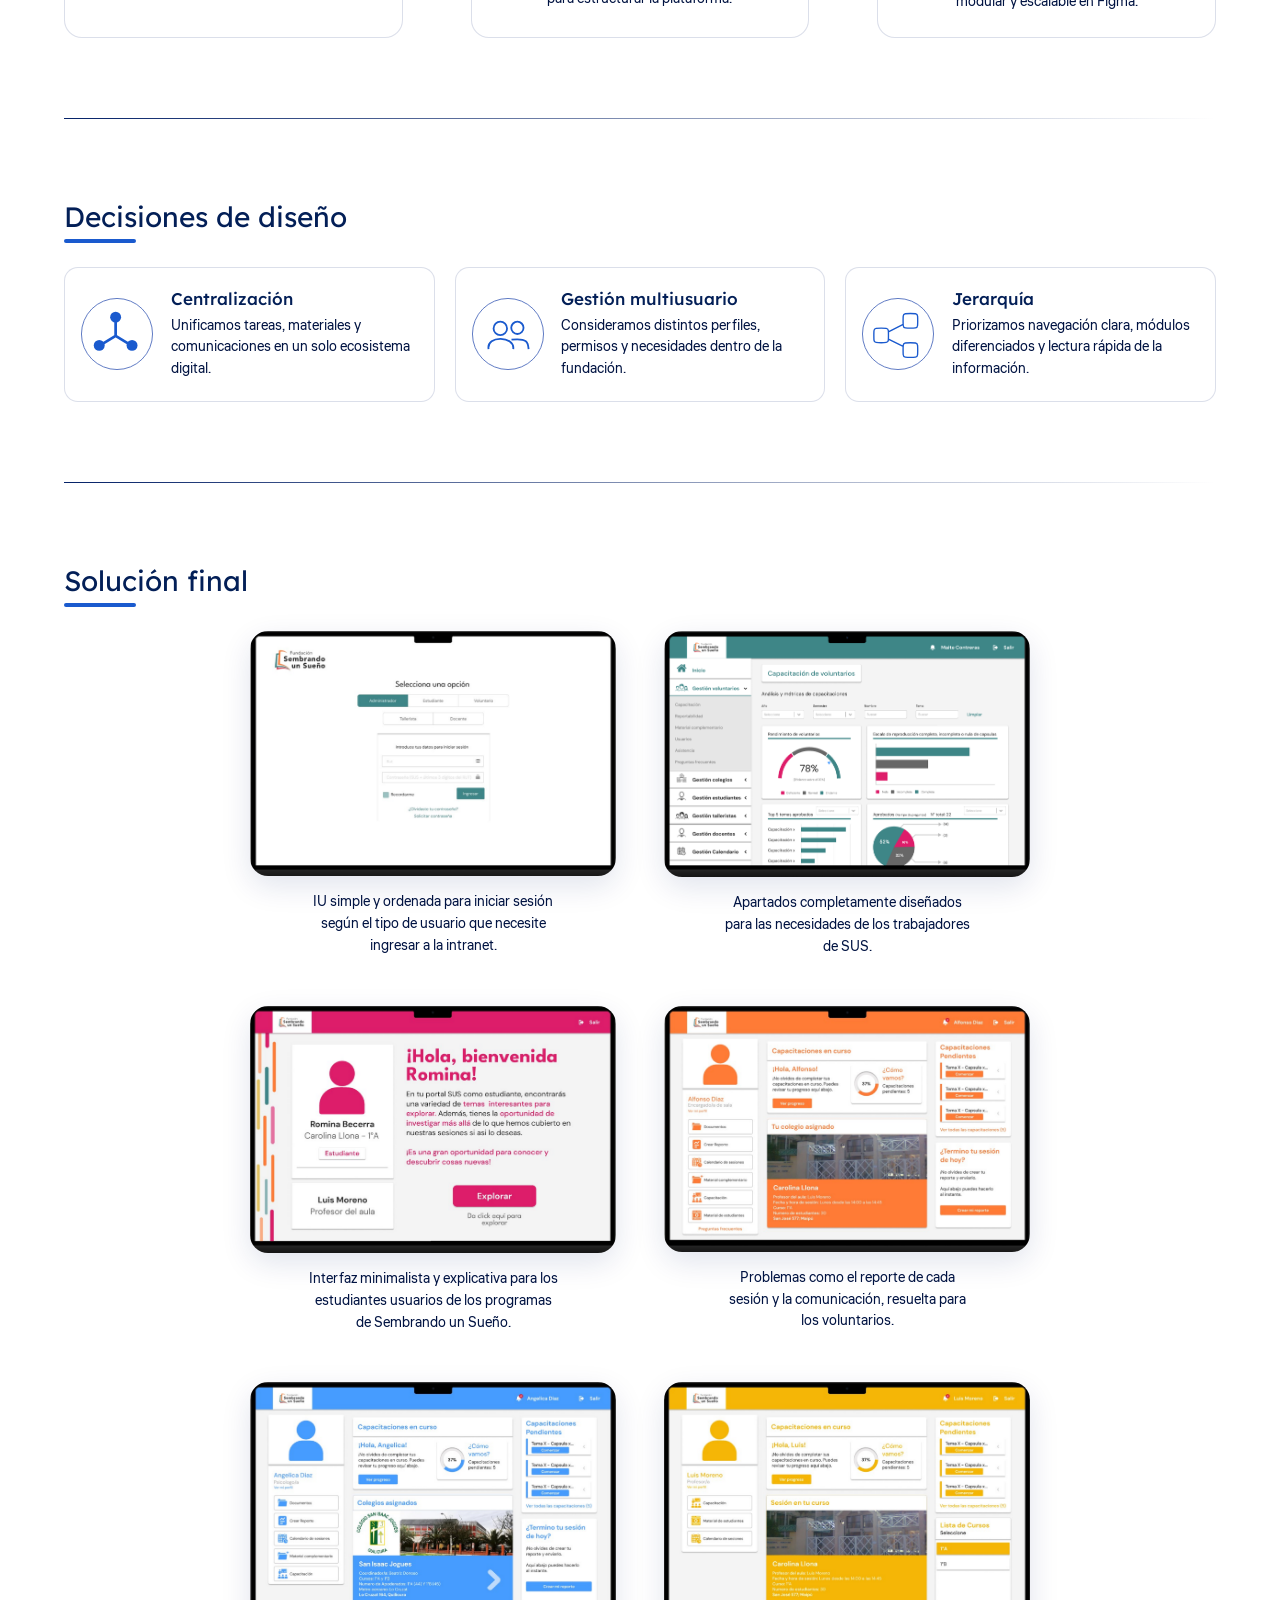
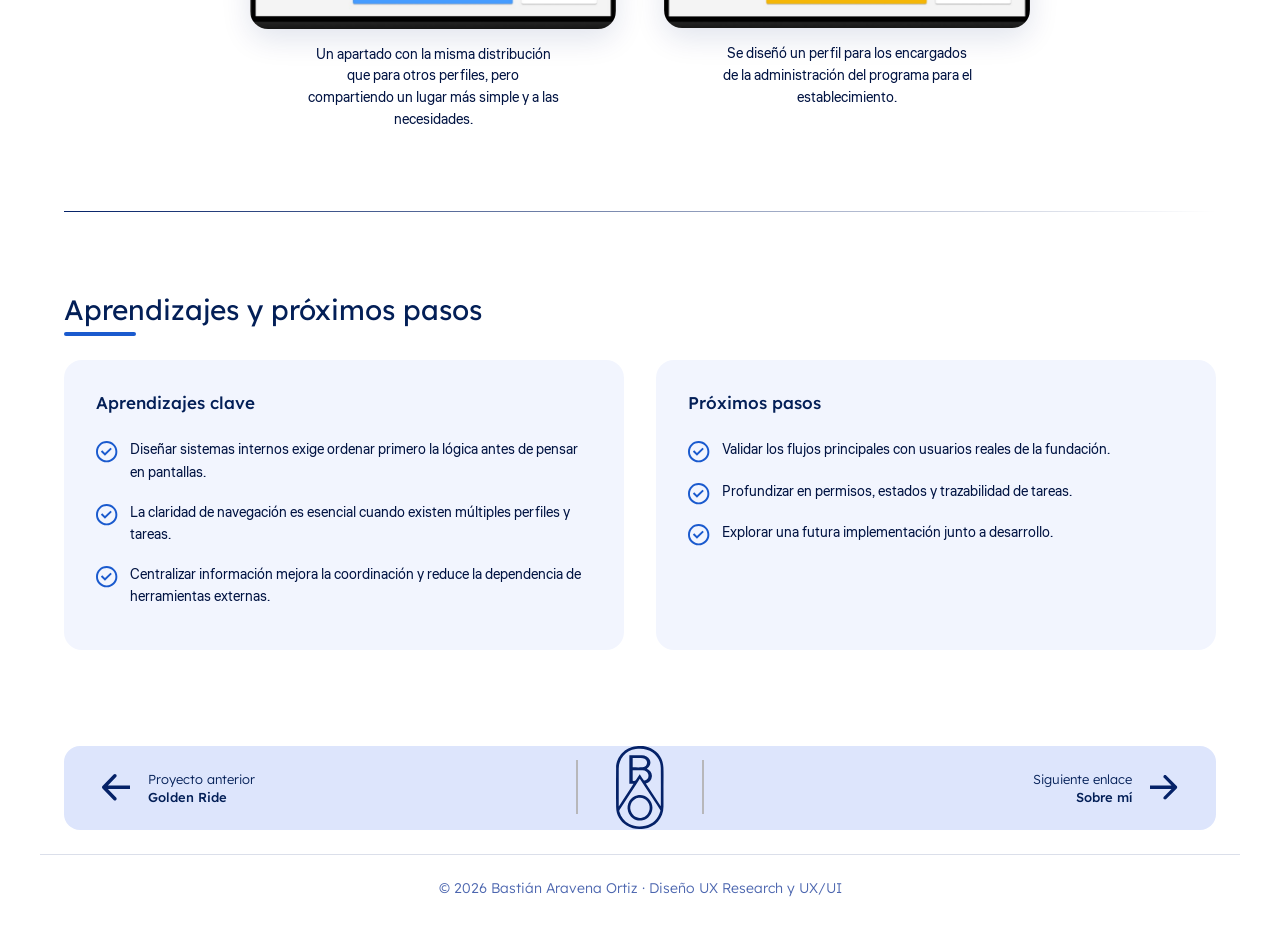
<file: intranet-sus-nuevo.html>
<!DOCTYPE html>
<html lang="es">
<head>
    <meta charset="UTF-8">
    <meta name="viewport" content="width=device-width, initial-scale=1">
    <title>Intranet SUS · Bastián Aravena Ortiz</title>
    <meta name="description" content="Intranet de gestión para voluntariado, colegios y empleados de Fundación Sembrando un Sueño. Proyecto de UX Research y UX/UI Design.">

    <!-- Activa las animaciones al hacer scroll -->
    <script>document.documentElement.classList.add('js');</script>

    <link rel="preconnect" href="https://fonts.googleapis.com">
    <link rel="preconnect" href="https://fonts.gstatic.com" crossorigin>
    <link href="https://fonts.googleapis.com/css2?family=Inter:opsz,wght@14..32,100..900&family=Lexend:wght@300;400;500;600;700&family=Liter&display=swap" rel="stylesheet">

    <!-- home.css = variables, header y footer · proyecto.css = secciones del proyecto -->
    <link rel="stylesheet" href="home.css">
    <link rel="stylesheet" href="proyecto.css">
</head>
<body>
    <div class="progreso" id="progreso" aria-hidden="true"></div>

    <header class="site-header" id="header">
        <a href="index-nuevo.html" class="brand" aria-label="Ir al inicio">
            <img src="SVG/LOGO/LOGO ZUL.svg" alt="Logo de Bastián Aravena Ortiz">
            <div class="divider"></div>
            <p id="nombre-logo">BASTIÁN ARAVENA <br>ORTIZ</p>
        </a>
        <nav class="site-nav" aria-label="Principal">
            <ul>
                <li><a href="index-nuevo.html" class="nav-link">Inicio</a></li>
                <li><a href="sobremi-nuevo.html" class="nav-link">Sobre mí</a></li>
                <li><a href="enfoque-nuevo.html" class="nav-link">Enfoque</a></li>
            </ul>
        </nav>
    </header>

    <main>
        <div class="proyecto">

            <!-- 1. HERO DEL PROYECTO -->
            <section class="proyecto-hero">
                <div>
                    <a href="index-nuevo.html#proyectos-seleccionados" class="volver anim"><span>←</span> Todos los proyectos</a>

                    <div class="meta anim" style="--d:.05s">
                        <div class="numero">03</div>
                        <ul class="tags">
                            <li>UX RESEARCH</li>
                            <li>UX/UI DESIGN</li>
                        </ul>
                    </div>

                    <div class="titulo-bloque">
                        <h1 class="titulo anim" style="--d:.15s">Intranet SUS</h1>
                        <h2 class="sub anim" style="--d:.25s">Intranet de gestión para voluntariado, colegios y empleados</h2>
                        <p class="resumen anim" style="--d:.35s">Plataforma interna diseñada para centralizar la coordinación de voluntarios, colegios, programas y materiales, facilitando la gestión diaria y la comunicación dentro de la fundación.</p>
                    </div>

                    <!-- Tu botón original no tenía enlace. Pega aquí la URL del prototipo de Figma en href (y deja target="_blank"). -->
                    <a href="#" target="_blank" rel="noopener" class="btn btn-figma anim" style="--d:.45s">
                        Ver prototipo en Figma
                        <img src="SVG/ICONOS/FLECHA.svg" alt="" aria-hidden="true">
                    </a>
                </div>

                <div class="proyecto-visual anim" style="--d:.2s">
                    <img src="PNG/PREVIEW SUS.png" alt="Vista previa de la intranet SUS en distintos dispositivos">
                </div>
            </section>

            <!-- 2. FICHA -->
            <section class="ficha reveal" aria-label="Datos del proyecto">
                <div class="ficha-item">
                    <img src="SVG/ICONOS/CONTEXTO.svg" alt="" aria-hidden="true">
                    <div>
                        <h3 class="ficha-titulo">CONTEXTO</h3>
                        <p class="ficha-texto">Proyecto desarrollado durante mi práctica profesional en Fundación Sembrando un Sueño.</p>
                    </div>
                </div>
                <div class="ficha-item">
                    <img src="SVG/ICONOS/ROL.svg" alt="" aria-hidden="true">
                    <div>
                        <h3 class="ficha-titulo">ROL</h3>
                        <p class="ficha-texto">Investigación inicial, arquitectura de información, diseño UX/UI y prototipado en Figma.</p>
                    </div>
                </div>
                <div class="ficha-item">
                    <img src="SVG/ICONOS/DURACION.svg" alt="" aria-hidden="true">
                    <div>
                        <h3 class="ficha-titulo">DURACIÓN</h3>
                        <p class="ficha-texto">3 meses.</p>
                    </div>
                </div>
                <div class="ficha-item">
                    <img src="SVG/ICONOS/HERRAMIENTAS.svg" alt="" aria-hidden="true">
                    <div>
                        <h3 class="ficha-titulo">HERRAMIENTAS</h3>
                        <p class="ficha-texto">Figma, Illustrator y Photoshop.</p>
                    </div>
                </div>
            </section>

            <hr class="divisor">

            <!-- 3. PROBLEMA + DESAFÍO -->
            <section class="seccion dos-col">
                <div class="reveal">
                    <h2 class="h2">El problema</h2>
                    <p class="texto-base">La fundación coordinaba voluntarios, colegios, materiales y actividades mediante herramientas dispersas como Drive y WhatsApp.</p>
                    <p class="texto-base">Esto dificultaba centralizar procesos, mantener trazabilidad y ordenar la comunicación interna.</p>
                </div>
                <div class="reveal" style="--d:.15s">
                    <h2 class="h2">Desafío de diseño</h2>
                    <div class="desafio-caja">
                        <img src="SVG/ICONOS/DESAFIO.svg" alt="" aria-hidden="true">
                        <p>¿Cómo podríamos diseñar una intranet clara y funcional que reuniera la gestión de usuarios, programas, documentos y comunicación en una sola plataforma?</p>
                    </div>
                </div>
            </section>

            <hr class="divisor">

            <!-- 4. PROCESO -->
            <section class="seccion">
                <h2 class="h2 reveal">Proceso</h2>
                <div class="pasos">
                    <article class="paso reveal">
                        <img src="PNG/OBSERVAR.png" alt="Ilustración de la etapa Observar">
                        <div>
                            <h3>Observar</h3>
                            <p>Identificamos necesidades de coordinación, acceso a información y administración interna.</p>
                        </div>
                    </article>
                    <div class="paso-flecha" aria-hidden="true"><img src="SVG/ICONOS/FLECHA2.svg" alt=""></div>
                    <article class="paso reveal" style="--d:.12s">
                        <img src="PNG/ORDENAR.png" alt="Ilustración de la etapa Ordenar">
                        <div>
                            <h3>Ordenar</h3>
                            <p>Definimos usuarios, módulos, jerarquías y flujos para estructurar la plataforma.</p>
                        </div>
                    </article>
                    <div class="paso-flecha" aria-hidden="true"><img src="SVG/ICONOS/FLECHA2.svg" alt=""></div>
                    <article class="paso reveal" style="--d:.24s">
                        <img src="PNG/DISEÑAR.png" alt="Ilustración de la etapa Diseñar">
                        <div>
                            <h3>Diseñar</h3>
                            <p>Tradujimos esa estructura en una intranet clara, modular y escalable en Figma.</p>
                        </div>
                    </article>
                </div>
            </section>

            <hr class="divisor">

            <!-- 5. DECISIONES DE DISEÑO -->
            <section class="seccion">
                <h2 class="h2 reveal">Decisiones de diseño</h2>
                <div class="decisiones">
                    <article class="decision reveal">
                        <img src="SVG/ICONOS/CENTRALIZACION.svg" alt="" aria-hidden="true">
                        <div>
                            <h3>Centralización</h3>
                            <p>Unificamos tareas, materiales y comunicaciones en un solo ecosistema digital.</p>
                        </div>
                    </article>
                    <article class="decision reveal" style="--d:.12s">
                        <img src="SVG/ICONOS/ACOMPAÑAMIENTO.svg" alt="" aria-hidden="true">
                        <div>
                            <h3>Gestión multiusuario</h3>
                            <p>Consideramos distintos perfiles, permisos y necesidades dentro de la fundación.</p>
                        </div>
                    </article>
                    <article class="decision reveal" style="--d:.24s">
                        <img src="SVG/ICONOS/JERARQUIA.svg" alt="" aria-hidden="true">
                        <div>
                            <h3>Jerarquía</h3>
                            <p>Priorizamos navegación clara, módulos diferenciados y lectura rápida de la información.</p>
                        </div>
                    </article>
                </div>
            </section>

            <hr class="divisor">

            <!-- 6. SOLUCIÓN FINAL (capturas horizontales → galeria--ancha) -->
            <section class="seccion">
                <h2 class="h2 reveal">Solución final</h2>
                <div class="galeria galeria--ancha">
                    <figure class="pantalla reveal">
                        <img src="PNG/LOBBY 1.png" alt="Pantalla de inicio de sesión según el tipo de usuario" loading="lazy">
                        <figcaption>IU simple y ordenada para iniciar sesión según el tipo de usuario que necesite ingresar a la intranet.</figcaption>
                    </figure>
                    <figure class="pantalla reveal" style="--d:.12s">
                        <img src="PNG/ADMIN.png" alt="Pantalla del perfil de trabajadores de SUS" loading="lazy">
                        <figcaption>Apartados completamente diseñados para las necesidades de los trabajadores de SUS.</figcaption>
                    </figure>
                    <figure class="pantalla reveal" style="--d:.24s">
                        <img src="PNG/ROSADO 2.png" alt="Pantalla del perfil de estudiantes" loading="lazy">
                        <figcaption>Interfaz minimalista y explicativa para los estudiantes usuarios de los programas de Sembrando un Sueño.</figcaption>
                    </figure>
                    <figure class="pantalla reveal">
                        <img src="PNG/NARANJA 1.png" alt="Pantalla del perfil de voluntarios" loading="lazy">
                        <figcaption>Problemas como el reporte de cada sesión y la comunicación, resuelta para los voluntarios.</figcaption>
                    </figure>
                    <figure class="pantalla reveal" style="--d:.12s">
                        <img src="PNG/AZUL 1.png" alt="Pantalla de un perfil con la misma distribución, simplificada" loading="lazy">
                        <figcaption>Un apartado con la misma distribución que para otros perfiles, pero compartiendo un lugar más simple y a las necesidades.</figcaption>
                    </figure>
                    <figure class="pantalla reveal" style="--d:.24s">
                        <img src="PNG/AMARILLO 1.png" alt="Pantalla del perfil de encargados del establecimiento" loading="lazy">
                        <figcaption>Se diseñó un perfil para los encargados de la administración del programa para el establecimiento.</figcaption>
                    </figure>
                </div>
            </section>

            <hr class="divisor">

            <!-- 7. APRENDIZAJES Y PRÓXIMOS PASOS -->
            <section class="seccion">
                <h2 class="h2 reveal">Aprendizajes y próximos pasos</h2>
                <div class="apr-grid">
                    <div class="apr-col reveal">
                        <h3>Aprendizajes clave</h3>
                        <ul>
                            <li><img src="SVG/ICONOS/CHEK.svg" alt="" aria-hidden="true"><span>Diseñar sistemas internos exige ordenar primero la lógica antes de pensar en pantallas.</span></li>
                            <li><img src="SVG/ICONOS/CHEK.svg" alt="" aria-hidden="true"><span>La claridad de navegación es esencial cuando existen múltiples perfiles y tareas.</span></li>
                            <li><img src="SVG/ICONOS/CHEK.svg" alt="" aria-hidden="true"><span>Centralizar información mejora la coordinación y reduce la dependencia de herramientas externas.</span></li>
                        </ul>
                    </div>
                    <div class="apr-col reveal" style="--d:.15s">
                        <h3>Próximos pasos</h3>
                        <ul>
                            <li><img src="SVG/ICONOS/CHEK.svg" alt="" aria-hidden="true"><span>Validar los flujos principales con usuarios reales de la fundación.</span></li>
                            <li><img src="SVG/ICONOS/CHEK.svg" alt="" aria-hidden="true"><span>Profundizar en permisos, estados y trazabilidad de tareas.</span></li>
                            <li><img src="SVG/ICONOS/CHEK.svg" alt="" aria-hidden="true"><span>Explorar una futura implementación junto a desarrollo.</span></li>
                        </ul>
                    </div>
                </div>
            </section>

            <!-- 8. NAVEGACIÓN ENTRE PROYECTOS -->
            <nav class="terminal reveal" aria-label="Navegación entre proyectos">
                <!-- Corregí la etiqueta: en tu original decía "Intranet de voluntariado SUS", pero el proyecto anterior es Golden Ride -->
                <a href="golden-ride-nuevo.html" class="terminal-link terminal-link--ant">
                    <img class="flecha-ant" src="SVG/ICONOS/FLECHA TERMINAL IZ.svg" alt="" aria-hidden="true">
                    <span>
                        <small>Proyecto anterior</small>
                        <strong>Golden Ride</strong>
                    </span>
                </a>
                <div class="terminal-centro" aria-hidden="true">
                    <div class="barra"></div>
                    <img src="SVG/ICONOS/ICONO TERMINAL.svg" alt="">
                    <div class="barra"></div>
                </div>
                <a href="sobremi-nuevo.html" class="terminal-link terminal-link--sig">
                    <span>
                        <small>Siguiente enlace</small>
                        <strong>Sobre mí</strong>
                    </span>
                    <img class="flecha-sig" src="SVG/ICONOS/FLECHA TERMINAL DE.svg" alt="" aria-hidden="true">
                </a>
            </nav>
        </div>
    </main>

    <footer class="site-footer">
        © 2026 Bastián Aravena Ortiz · Diseño UX Research y UX/UI
    </footer>

    <script>
        const header = document.getElementById('header');
        const barra = document.getElementById('progreso');

        // Header con sombra + barra de progreso de lectura
        const onScroll = () => {
            const y = window.scrollY;
            header.classList.toggle('is-scrolled', y > 10);
            const total = document.documentElement.scrollHeight - window.innerHeight;
            barra.style.transform = 'scaleX(' + (total > 0 ? Math.min(y / total, 1) : 0) + ')';
        };
        onScroll();
        window.addEventListener('scroll', onScroll, { passive: true });
        window.addEventListener('resize', onScroll);

        // Aparición de elementos al entrar en pantalla
        const items = document.querySelectorAll('.reveal');
        if ('IntersectionObserver' in window) {
            const io = new IntersectionObserver((entries) => {
                entries.forEach((e) => {
                    if (e.isIntersecting) {
                        e.target.classList.add('is-visible');
                        io.unobserve(e.target);
                    }
                });
            }, { threshold: 0.12, rootMargin: '0px 0px -40px 0px' });
            items.forEach((el) => io.observe(el));
        } else {
            items.forEach((el) => el.classList.add('is-visible'));
        }
    </script>
</body>
</html>
</file>
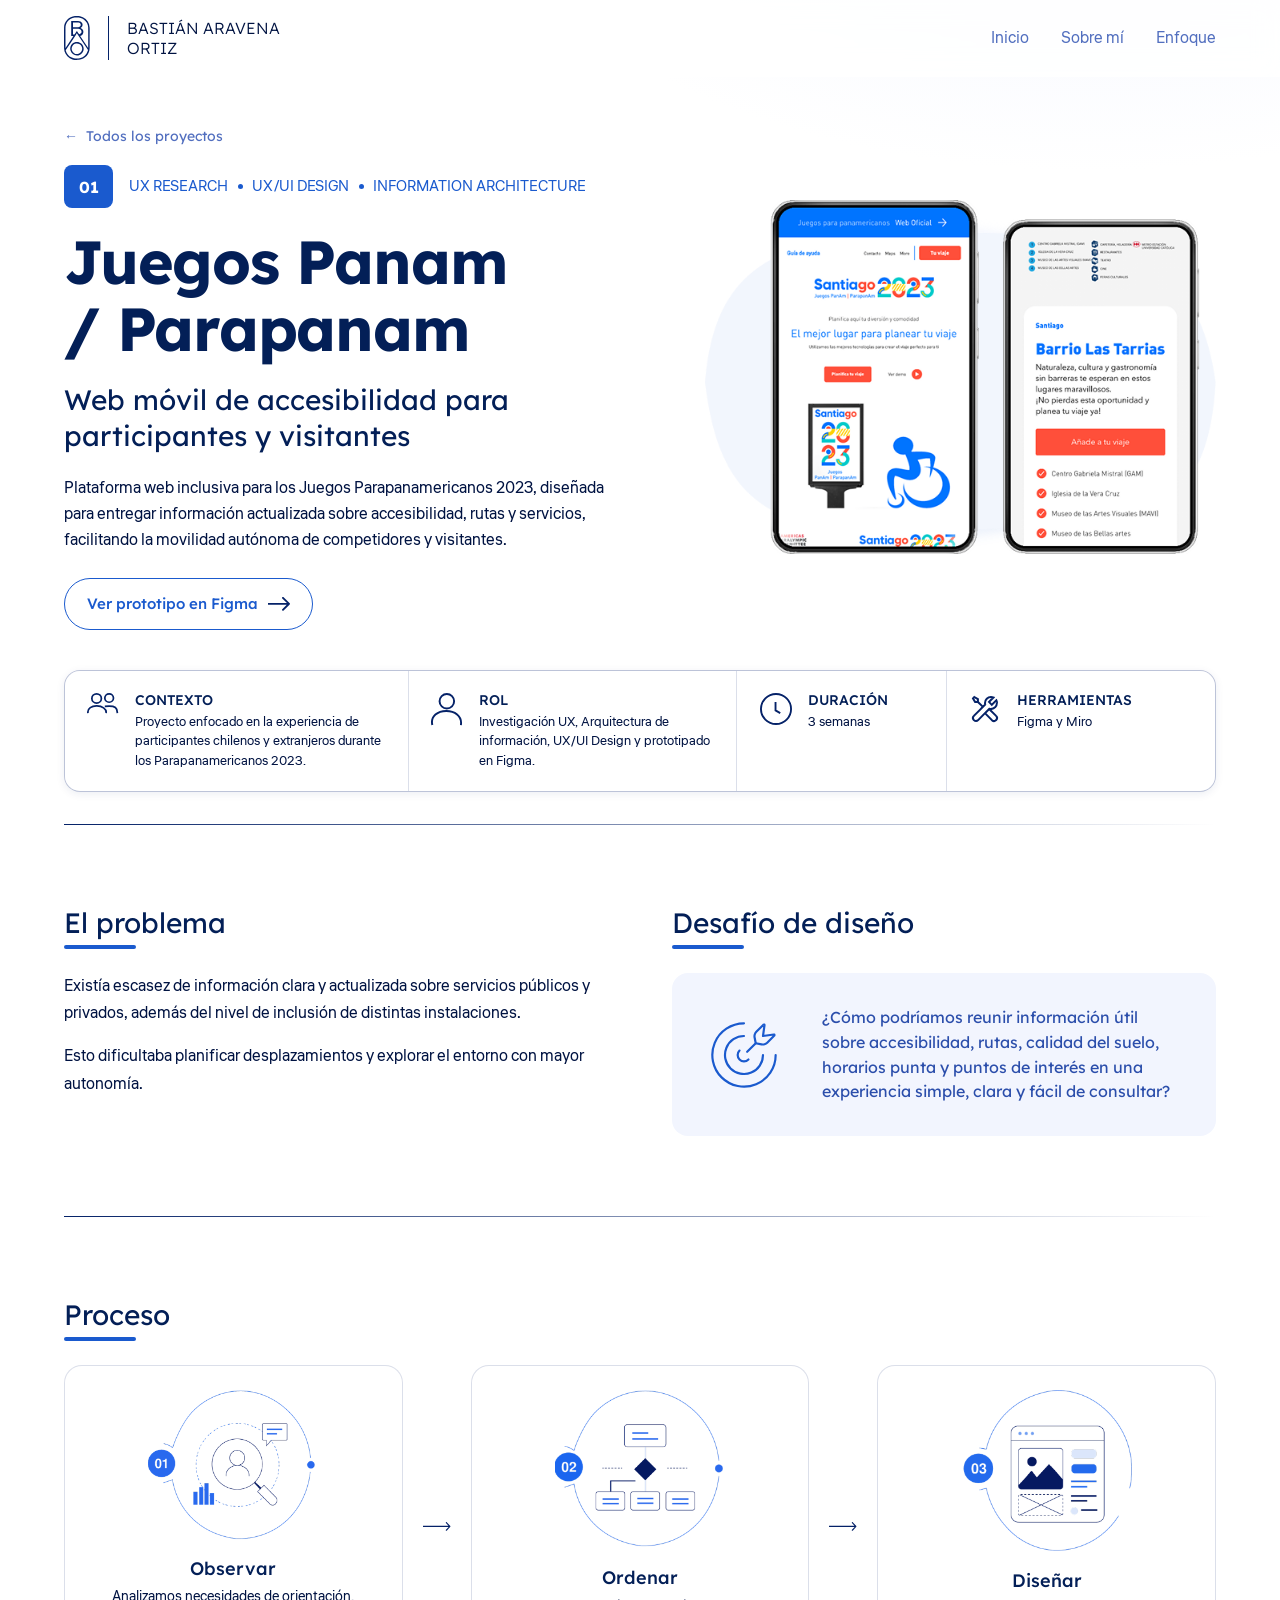
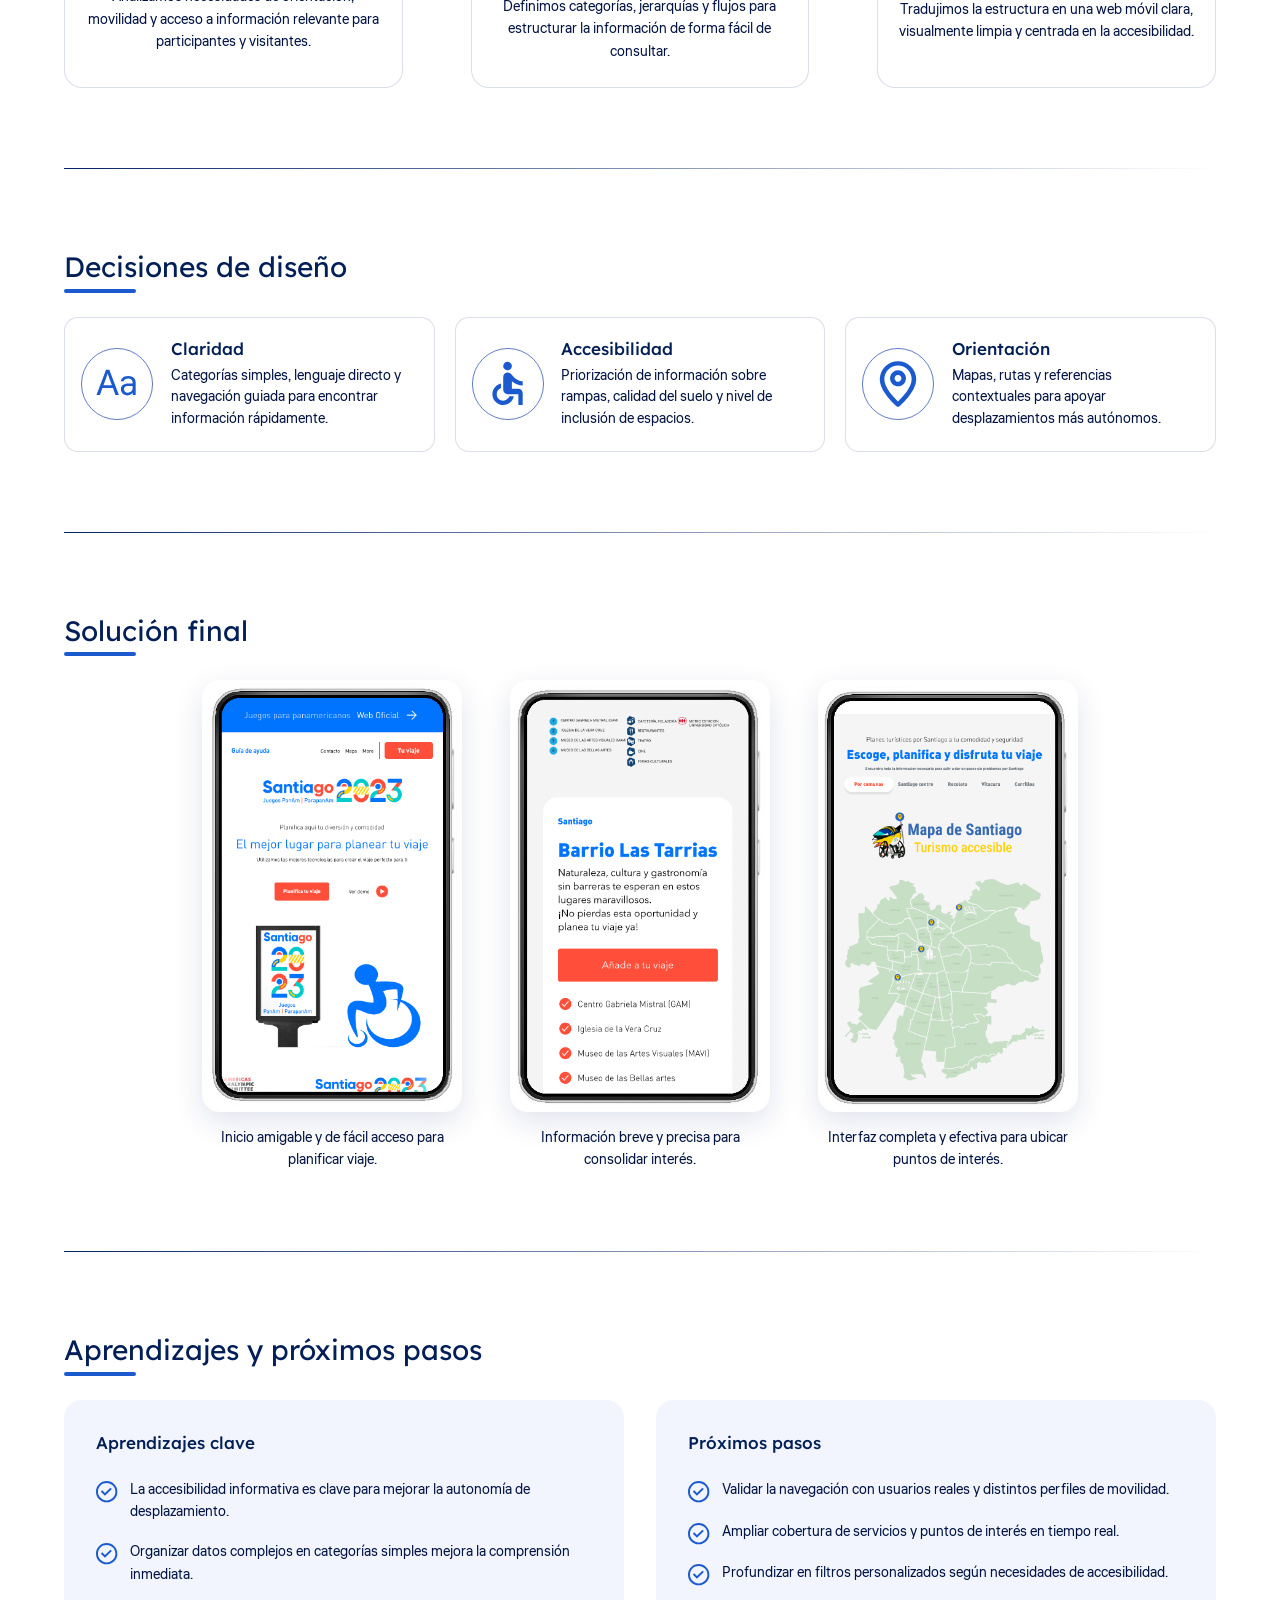
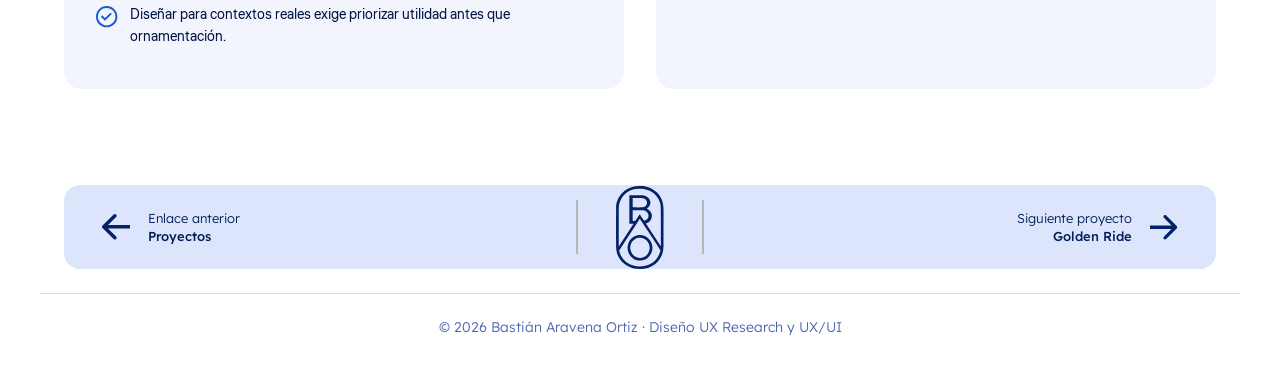
<file: panamericano-nuevo.html>
<!DOCTYPE html>
<html lang="es">
<head>
    <meta charset="UTF-8">
    <meta name="viewport" content="width=device-width, initial-scale=1">
    <title>Juegos Panam / Parapanam · Bastián Aravena Ortiz</title>
    <meta name="description" content="Web móvil de accesibilidad para participantes y visitantes de los Juegos Parapanamericanos 2023. Proyecto de UX Research, UX/UI Design y arquitectura de información.">

    <!-- Activa las animaciones al hacer scroll -->
    <script>document.documentElement.classList.add('js');</script>

    <link rel="preconnect" href="https://fonts.googleapis.com">
    <link rel="preconnect" href="https://fonts.gstatic.com" crossorigin>
    <link href="https://fonts.googleapis.com/css2?family=Inter:opsz,wght@14..32,100..900&family=Lexend:wght@300;400;500;600;700&family=Liter&display=swap" rel="stylesheet">

    <!-- home.css = variables, header y footer · proyecto.css = secciones del proyecto -->
    <link rel="stylesheet" href="home.css">
    <link rel="stylesheet" href="proyecto.css">
</head>
<body>
    <div class="progreso" id="progreso" aria-hidden="true"></div>

    <header class="site-header" id="header">
        <a href="index-nuevo.html" class="brand" aria-label="Ir al inicio">
            <img src="SVG/LOGO/LOGO ZUL.svg" alt="Logo de Bastián Aravena Ortiz">
            <div class="divider"></div>
            <p id="nombre-logo">BASTIÁN ARAVENA <br>ORTIZ</p>
        </a>
        <nav class="site-nav" aria-label="Principal">
            <ul>
                <li><a href="index-nuevo.html" class="nav-link">Inicio</a></li>
                <li><a href="sobremi-nuevo.html" class="nav-link">Sobre mí</a></li>
                <li><a href="enfoque-nuevo.html" class="nav-link">Enfoque</a></li>
            </ul>
        </nav>
    </header>

    <main>
        <div class="proyecto">

            <!-- 1. HERO DEL PROYECTO -->
            <section class="proyecto-hero">
                <div>
                    <a href="index.html#proyectos-seleccionados" class="volver anim"><span>←</span> Todos los proyectos</a>

                    <div class="meta anim" style="--d:.05s">
                        <div class="numero">01</div>
                        <ul class="tags">
                            <li>UX RESEARCH</li>
                            <li>UX/UI DESIGN</li>
                            <li>INFORMATION ARCHITECTURE</li>
                        </ul>
                    </div>

                    <div class="titulo-bloque">
                        <h1 class="titulo anim" style="--d:.15s">Juegos Panam / Parapanam</h1>
                        <h2 class="sub anim" style="--d:.25s">Web móvil de accesibilidad para participantes y visitantes</h2>
                        <!-- Ojo: en tu versión original este texto era el de Golden Ride (conductores verificados). Lo reemplacé por el del proyecto. Ajústalo si prefieres otro. -->
                        <p class="resumen anim" style="--d:.35s">Plataforma web inclusiva para los Juegos Parapanamericanos 2023, diseñada para entregar información actualizada sobre accesibilidad, rutas y servicios, facilitando la movilidad autónoma de competidores y visitantes.</p>
                    </div>

                    <a href="https://www.figma.com/proto/jCXNY6gd0kI2HOO0PNUKre/Pagina-web-Maqueta?node-id=11-15&page-id=0%3A1&starting-point-node-id=11%3A15&t=EGFlI0NEb7GlAkAe-1" target="_blank" rel="noopener" class="btn btn-figma anim" style="--d:.45s">
                        Ver prototipo en Figma
                        <img src="SVG/ICONOS/FLECHA.svg" alt="" aria-hidden="true">
                    </a>
                </div>

                <div class="proyecto-visual anim" style="--d:.2s">
                    <img src="PNG/PANAMERICANO TELEFONOS.png" alt="Pantallas de la web móvil de accesibilidad vistas en teléfonos">
                </div>
            </section>

            <!-- 2. FICHA -->
            <section class="ficha reveal" aria-label="Datos del proyecto">
                <div class="ficha-item">
                    <img src="SVG/ICONOS/CONTEXTO.svg" alt="" aria-hidden="true">
                    <div>
                        <h3 class="ficha-titulo">CONTEXTO</h3>
                        <p class="ficha-texto">Proyecto enfocado en la experiencia de participantes chilenos y extranjeros durante los Parapanamericanos 2023.</p>
                    </div>
                </div>
                <div class="ficha-item">
                    <img src="SVG/ICONOS/ROL.svg" alt="" aria-hidden="true">
                    <div>
                        <h3 class="ficha-titulo">ROL</h3>
                        <p class="ficha-texto">Investigación UX, Arquitectura de información, UX/UI Design y prototipado en Figma.</p>
                    </div>
                </div>
                <div class="ficha-item">
                    <img src="SVG/ICONOS/DURACION.svg" alt="" aria-hidden="true">
                    <div>
                        <h3 class="ficha-titulo">DURACIÓN</h3>
                        <p class="ficha-texto">3 semanas</p>
                    </div>
                </div>
                <div class="ficha-item">
                    <img src="SVG/ICONOS/HERRAMIENTAS.svg" alt="" aria-hidden="true">
                    <div>
                        <h3 class="ficha-titulo">HERRAMIENTAS</h3>
                        <p class="ficha-texto">Figma y Miro</p>
                    </div>
                </div>
            </section>

            <hr class="divisor">

            <!-- 3. PROBLEMA + DESAFÍO -->
            <section class="seccion dos-col">
                <div class="reveal">
                    <h2 class="h2">El problema</h2>
                    <p class="texto-base">Existía escasez de información clara y actualizada sobre servicios públicos y privados, además del nivel de inclusión de distintas instalaciones.</p>
                    <p class="texto-base">Esto dificultaba planificar desplazamientos y explorar el entorno con mayor autonomía.</p>
                </div>
                <div class="reveal" style="--d:.15s">
                    <h2 class="h2">Desafío de diseño</h2>
                    <div class="desafio-caja">
                        <img src="SVG/ICONOS/DESAFIO.svg" alt="" aria-hidden="true">
                        <p>¿Cómo podríamos reunir información útil sobre accesibilidad, rutas, calidad del suelo, horarios punta y puntos de interés en una experiencia simple, clara y fácil de consultar?</p>
                    </div>
                </div>
            </section>

            <hr class="divisor">

            <!-- 4. PROCESO -->
            <section class="seccion">
                <h2 class="h2 reveal">Proceso</h2>
                <div class="pasos">
                    <article class="paso reveal">
                        <img src="PNG/OBSERVAR.png" alt="Ilustración de la etapa Observar">
                        <div>
                            <h3>Observar</h3>
                            <p>Analizamos necesidades de orientación, movilidad y acceso a información relevante para participantes y visitantes.</p>
                        </div>
                    </article>
                    <div class="paso-flecha" aria-hidden="true"><img src="SVG/ICONOS/FLECHA2.svg" alt=""></div>
                    <article class="paso reveal" style="--d:.12s">
                        <img src="PNG/ORDENAR.png" alt="Ilustración de la etapa Ordenar">
                        <div>
                            <h3>Ordenar</h3>
                            <p>Definimos categorías, jerarquías y flujos para estructurar la información de forma fácil de consultar.</p>
                        </div>
                    </article>
                    <div class="paso-flecha" aria-hidden="true"><img src="SVG/ICONOS/FLECHA2.svg" alt=""></div>
                    <article class="paso reveal" style="--d:.24s">
                        <img src="PNG/DISEÑAR.png" alt="Ilustración de la etapa Diseñar">
                        <div>
                            <h3>Diseñar</h3>
                            <p>Tradujimos la estructura en una web móvil clara, visualmente limpia y centrada en la accesibilidad.</p>
                        </div>
                    </article>
                </div>
            </section>

            <hr class="divisor">

            <!-- 5. DECISIONES DE DISEÑO -->
            <section class="seccion">
                <h2 class="h2 reveal">Decisiones de diseño</h2>
                <div class="decisiones">
                    <article class="decision reveal">
                        <img src="SVG/ICONOS/CLARIDAD.svg" alt="" aria-hidden="true">
                        <div>
                            <h3>Claridad</h3>
                            <p>Categorías simples, lenguaje directo y navegación guiada para encontrar información rápidamente.</p>
                        </div>
                    </article>
                    <article class="decision reveal" style="--d:.12s">
                        <img src="SVG/ICONOS/ACCESIBILIDAD.svg" alt="" aria-hidden="true">
                        <div>
                            <h3>Accesibilidad</h3>
                            <p>Priorización de información sobre rampas, calidad del suelo y nivel de inclusión de espacios.</p>
                        </div>
                    </article>
                    <article class="decision reveal" style="--d:.24s">
                        <img src="SVG/ICONOS/ORIENTACION.svg" alt="" aria-hidden="true">
                        <div>
                            <h3>Orientación</h3>
                            <p>Mapas, rutas y referencias contextuales para apoyar desplazamientos más autónomos.</p>
                        </div>
                    </article>
                </div>
            </section>

            <hr class="divisor">

            <!-- 6. SOLUCIÓN FINAL -->
            <section class="seccion">
                <h2 class="h2 reveal">Solución final</h2>
                <div class="galeria">
                    <figure class="pantalla reveal">
                        <img src="PNG/PANAMERICANO VISTA HOME.png" alt="Pantalla de inicio de la web móvil" loading="lazy">
                        <figcaption>Inicio amigable y de fácil acceso para planificar viaje.</figcaption>
                    </figure>
                    <figure class="pantalla reveal" style="--d:.12s">
                        <img src="PNG/PANAMERICANO VISTA PUNTO TURISTICO.png" alt="Pantalla de un punto turístico con su información de accesibilidad" loading="lazy">
                        <figcaption>Información breve y precisa para consolidar interés.</figcaption>
                    </figure>
                    <figure class="pantalla reveal" style="--d:.24s">
                        <img src="PNG/PANAMERICANO VISTA MAP.png" alt="Pantalla del mapa con puntos de interés" loading="lazy">
                        <figcaption>Interfaz completa y efectiva para ubicar puntos de interés.</figcaption>
                    </figure>
                </div>
            </section>

            <hr class="divisor">

            <!-- 7. APRENDIZAJES Y PRÓXIMOS PASOS -->
            <section class="seccion">
                <h2 class="h2 reveal">Aprendizajes y próximos pasos</h2>
                <div class="apr-grid">
                    <div class="apr-col reveal">
                        <h3>Aprendizajes clave</h3>
                        <ul>
                            <li><img src="SVG/ICONOS/CHEK.svg" alt="" aria-hidden="true"><span>La accesibilidad informativa es clave para mejorar la autonomía de desplazamiento.</span></li>
                            <li><img src="SVG/ICONOS/CHEK.svg" alt="" aria-hidden="true"><span>Organizar datos complejos en categorías simples mejora la comprensión inmediata.</span></li>
                            <li><img src="SVG/ICONOS/CHEK.svg" alt="" aria-hidden="true"><span>Diseñar para contextos reales exige priorizar utilidad antes que ornamentación.</span></li>
                        </ul>
                    </div>
                    <div class="apr-col reveal" style="--d:.15s">
                        <h3>Próximos pasos</h3>
                        <ul>
                            <li><img src="SVG/ICONOS/CHEK.svg" alt="" aria-hidden="true"><span>Validar la navegación con usuarios reales y distintos perfiles de movilidad.</span></li>
                            <li><img src="SVG/ICONOS/CHEK.svg" alt="" aria-hidden="true"><span>Ampliar cobertura de servicios y puntos de interés en tiempo real.</span></li>
                            <li><img src="SVG/ICONOS/CHEK.svg" alt="" aria-hidden="true"><span>Profundizar en filtros personalizados según necesidades de accesibilidad.</span></li>
                        </ul>
                    </div>
                </div>
            </section>

            <!-- 8. NAVEGACIÓN ENTRE PROYECTOS -->
            <nav class="terminal reveal" aria-label="Navegación entre proyectos">
                <a href="index-nuevo.html" class="terminal-link terminal-link--ant">
                    <img class="flecha-ant" src="SVG/ICONOS/FLECHA TERMINAL IZ.svg" alt="" aria-hidden="true">
                    <span>
                        <small>Enlace anterior</small>
                        <strong>Proyectos</strong>
                    </span>
                </a>
                <div class="terminal-centro" aria-hidden="true">
                    <div class="barra"></div>
                    <img src="SVG/ICONOS/ICONO TERMINAL.svg" alt="">
                    <div class="barra"></div>
                </div>
                <a href="golden-ride-nuevo.html" class="terminal-link terminal-link--sig">
                    <span>
                        <small>Siguiente proyecto</small>
                        <strong>Golden Ride</strong>
                    </span>
                    <img class="flecha-sig" src="SVG/ICONOS/FLECHA TERMINAL DE.svg" alt="" aria-hidden="true">
                </a>
            </nav>
        </div>
    </main>

    <footer class="site-footer">
        © 2026 Bastián Aravena Ortiz · Diseño UX Research y UX/UI
    </footer>

    <script>
        const header = document.getElementById('header');
        const barra = document.getElementById('progreso');

        // Header con sombra + barra de progreso de lectura
        const onScroll = () => {
            const y = window.scrollY;
            header.classList.toggle('is-scrolled', y > 10);
            const total = document.documentElement.scrollHeight - window.innerHeight;
            barra.style.transform = 'scaleX(' + (total > 0 ? Math.min(y / total, 1) : 0) + ')';
        };
        onScroll();
        window.addEventListener('scroll', onScroll, { passive: true });
        window.addEventListener('resize', onScroll);

        // Aparición de elementos al entrar en pantalla
        const items = document.querySelectorAll('.reveal');
        if ('IntersectionObserver' in window) {
            const io = new IntersectionObserver((entries) => {
                entries.forEach((e) => {
                    if (e.isIntersecting) {
                        e.target.classList.add('is-visible');
                        io.unobserve(e.target);
                    }
                });
            }, { threshold: 0.12, rootMargin: '0px 0px -40px 0px' });
            items.forEach((el) => io.observe(el));
        } else {
            items.forEach((el) => el.classList.add('is-visible'));
        }
    </script>
</body>
</html>
</file>
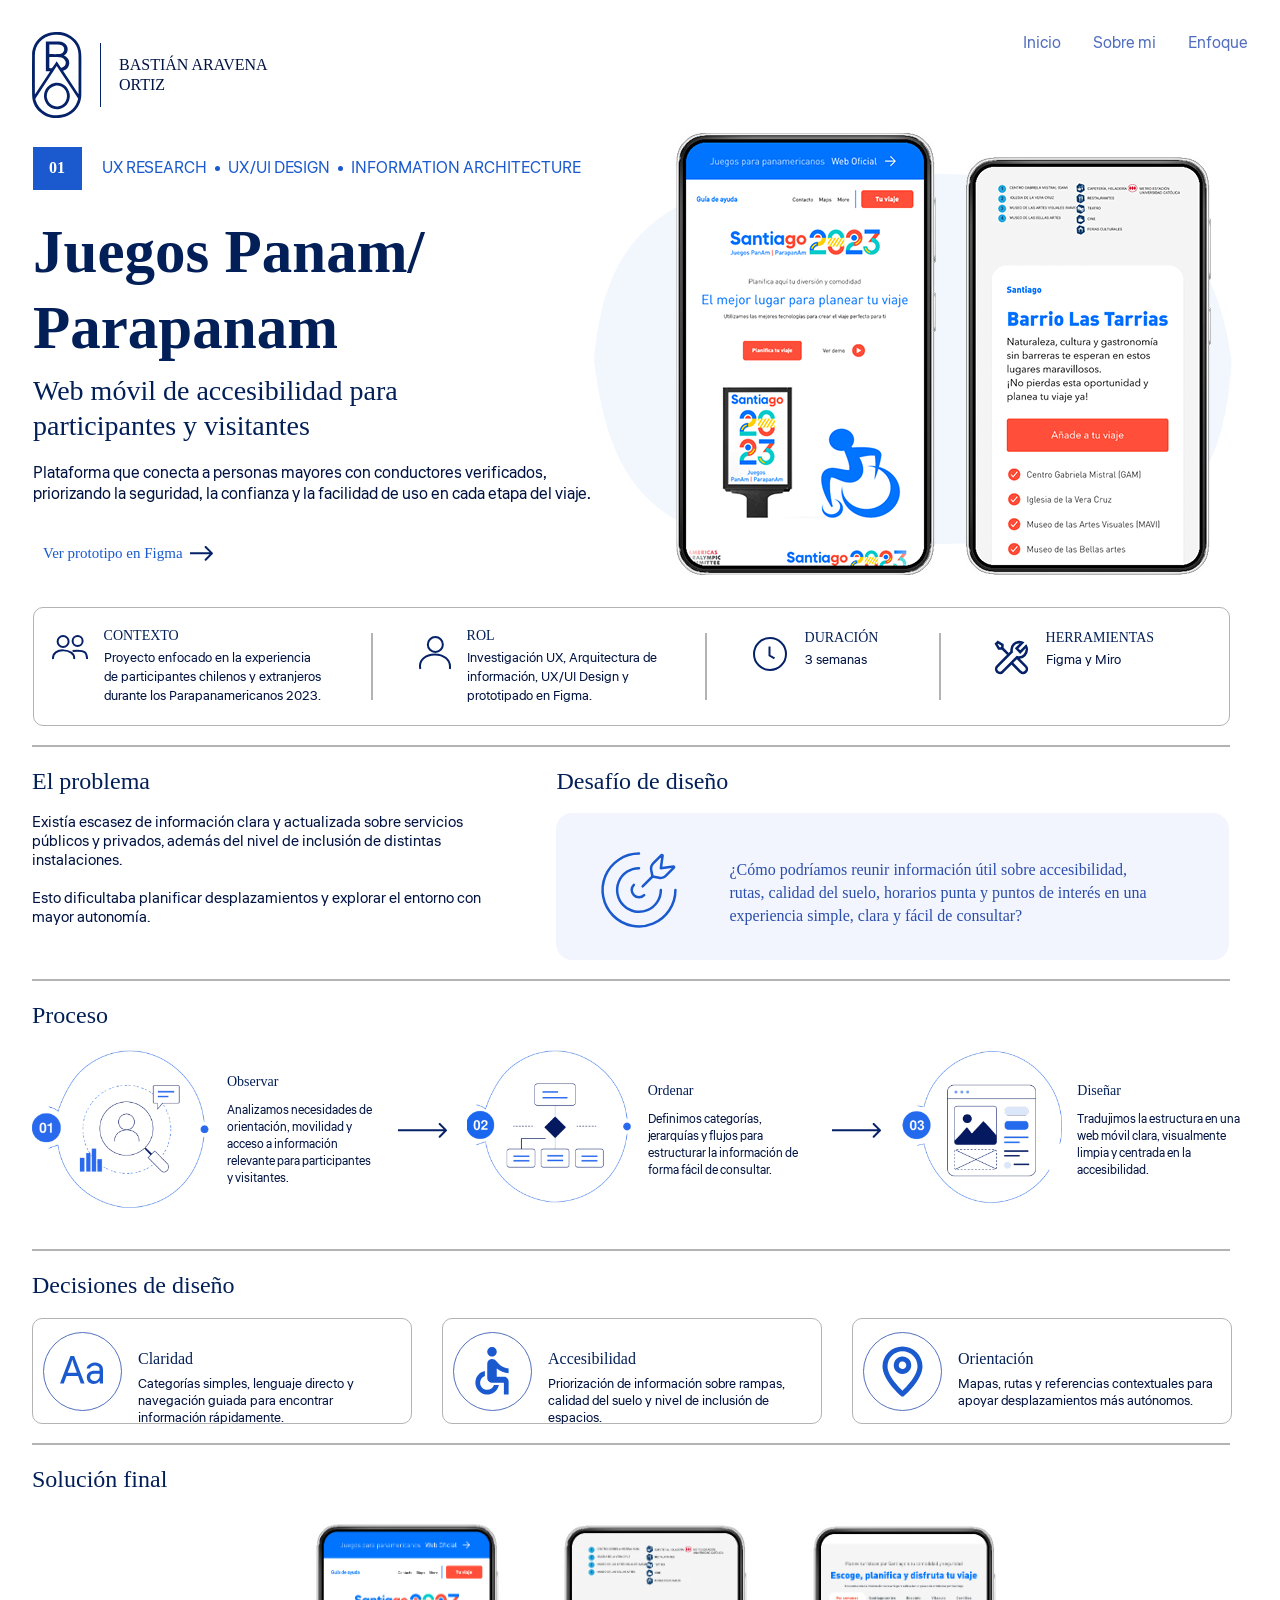
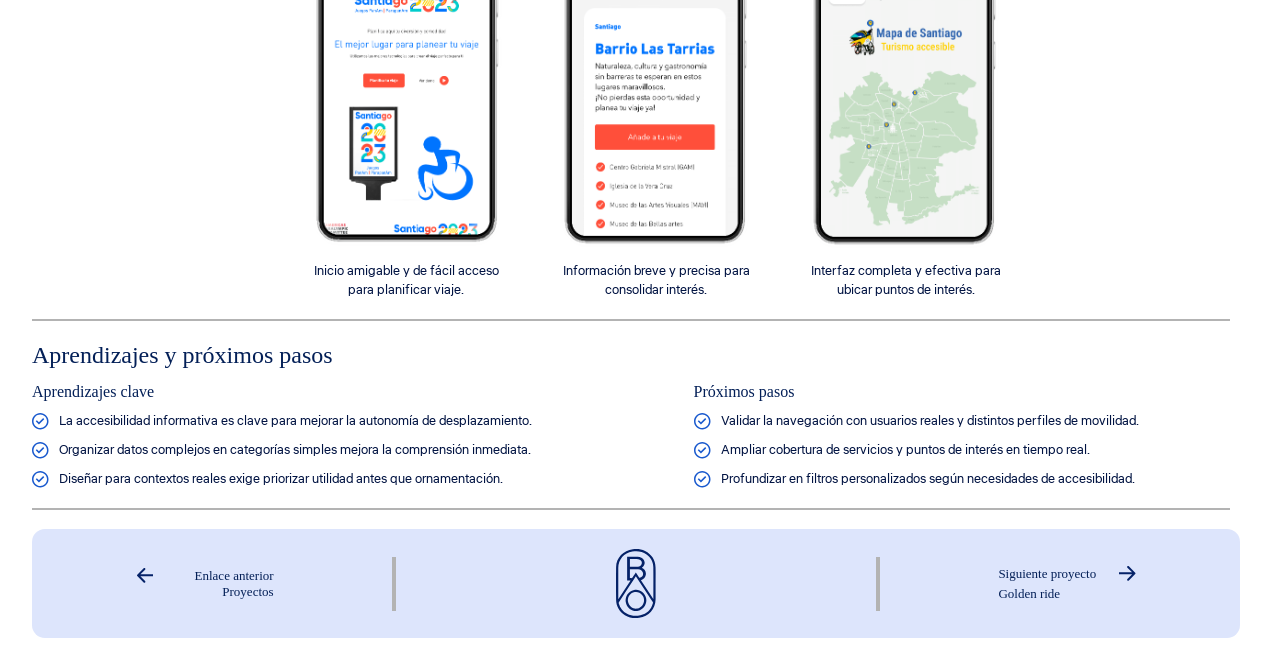
<file: panamericano.html>
<!DOCTYPE html>
<HTML>
    <head>
        <meta charset="UTF-8">
        <meta name="viewport" content="width=device-width, initial-scale=1">
        <title>BASTIÁN ARAVENA ORTIZ</title>
         <link rel="stylesheet" href="Style.css">
         <link rel="stylesheet" href="primera-parte.css">
         <link rel="stylesheet" href="segunda-parte.css">
         <link rel="stylesheet" href="tercera-parte.css">
         <link rel="stylesheet" href="cuarta-parte.css">
         <link rel="stylesheet" href="quinta-parte.css">
         <link rel="stylesheet" href="sexta-parte.css">
         <link rel="stylesheet" href="septima-parte.css">
        <link rel="preconnect" href="https://fonts.googleapis.com">
<link rel="preconnect" href="https://fonts.gstatic.com" crossorigin>
<link href="https://fonts.googleapis.com/css2?family=Inter:opsz,wght@14..32,100..900&family=Liter&display=swap" rel="stylesheet">
    </head>
    <body>
        <header>
            <div class="brand">
                <img src="SVG/LOGO/LOGO ZUL.svg" alt="Logo">
                <div class="divider"></div>
                <h1 id="nombre-logo">BASTIÁN ARAVENA <br>ORTIZ</h1>
            </div>
             <nav>
                <ul>
                    <a href="index.html" class="liter-regular-light">Inicio</a>
                    <a href="sobremi.html" class="liter-regular-light">Sobre mi</a>
                    <a href="enfoque.html" class="liter-regular-light">Enfoque</a>
                </ul>
            </nav>
        </header>
        <main>
            <section class="primera-parte"><!--PRIMERA PARTE-->
                <div class="superior"><!--SUPERIOR-->
                        <div class="escrito"><!--ESCRITO-->
                            <div class="numerador"><!--NUMERADOR-->
                                <div class="numero"><!--NUMERO-->
                                    <p>01</p>
                                </div>
                                <div class="clasificacion"><!--CLASIFICACION-->
                                    <P class="texto-cal">UX RESEARCH</P>
                                    <div class="circulo"><!--CIRCULO--></div>
                                    <P class="texto-cal">UX/UI DESIGN</P>
                                    <div class="circulo"><!--CIRCULO--></div>
                                    <P class="texto-cal">INFORMATION ARCHITECTURE</P>
                                </div>
                            </div>
                            <div class="titulo-sub-txt"><!--TITULO-SUB-TXT-->
                            <div class="titulo-sub"><!--TITULO-SUB-->
                                <h1 class="titulo">Juegos Panam/<br>Parapanam</h1>
                                <h2 class="sub">Web móvil de accesibilidad para<br> participantes y visitantes</h2>
                            </div>
                            <p class="txt">Plataforma que conecta a personas mayores con conductores verificados, <br>priorizando la seguridad, la confianza y la facilidad de uso en cada etapa del viaje.</p>
                            </div>
                            <a href="https://www.figma.com/proto/jCXNY6gd0kI2HOO0PNUKre/Pagina-web-Maqueta?node-id=11-15&page-id=0%3A1&starting-point-node-id=11%3A15&t=EGFlI0NEb7GlAkAe-1" target="_blank" class="boton-prot"><!--BOTON-PROT-->
                                <p class="txt-prot">Ver prototipo en Figma</p>
                                <div class="flecha"><!--FLECHA-->
                                    <img src="SVG/ICONOS/FLECHA.svg" alt="Icono de flecha">
                                </div>
                            </a>
                        </div>
                        <div class="imagen"><!--IMAGEN-->
                            <img src="PNG/PANAMERICANO TELEFONOS.png" alt="Imagen de la web en teléfonos">
                        </div>
                </div>
                <div class="inferior"><!--INFERIOR-->
                        <div class="subinferior"><!--SUBINFERIOR-->
                            <div class="contexto"><!--CONTEXTO-->
                                <div class="icono-con"><!--ICONO-CON-->
                                    <img src="SVG/ICONOS/CONTEXTO.svg" alt="Icono de contexto">
                                </div>
                                <div class="escritura-con"><!--ESCRITURA-CON-->
                                    <h1 class="sub-con">CONTEXTO</h1>
                                    <p class="txt-con">Proyecto enfocado en la experiencia de participantes chilenos y extranjeros durante los Parapanamericanos 2023.</p>
                                </div>
                            </div>
                            <div class="separador"><!--SEPARADOR--></div>
                            <div class="rol"><!--ROL-->
                                <div class="icono-rol"><!--ICONO-ROL-->
                                    <img src="SVG/ICONOS/ROL.svg" alt="Icono de rol">
                                </div>
                                <div class="escritura-rol"><!--ESCRITURA-ROL-->
                                    <h1 class="sub-con">ROL</h1>
                                    <p class="txt-con">Investigación UX, Arquitectura de información, UX/UI Design y prototipado en Figma.</p>
                                </div>
                            </div>
                            <div class="separador"><!--SEPARADOR--></div>
                            <div class="duracion"><!--DURACION-->
                                <div class="icono-dur"><!--ICONO-DUR-->
                                    <img src="SVG/ICONOS/DURACION.svg" alt="Icono de duración">
                                </div>
                                <div class="escritura-dur"><!--ESCRITURA-DUR-->
                                    <h1 class="sub-con">DURACIÓN</h1>
                                    <p class="txt-con">3 semanas</p>
                                </div>
                            </div>
                            <div class="separador"><!--SEPARADOR--></div>
                            <div class="herramientas"><!--HERRAMIENTAS-->
                                <div class="icono-her"><!--ICONO-HER-->
                                    <img src="SVG/ICONOS/HERRAMIENTAS.svg" alt="Icono de herramientas">
                                </div>
                                <div class="escritura-her"><!--ESCRITURA-HER-->
                                    <h1 class="sub-con">HERRAMIENTAS</h1>
                                    <p class="txt-con">Figma y Miro</p>
                                </div>
                            </div>
                        </div>
                    
                </div>
            </section>
            <div class="separador-global"></div>
            <section class="segunda-parte"><!--SEGUNDA PARTE--> 
                <div class="problema"><!--PROBLEMA--> 
                    <h2 class="titulo-pro">El problema</h2>
                    <p class="txt-pro">Existía escasez de información clara y actualizada sobre servicios públicos y privados, además del nivel de inclusión de distintas instalaciones.<br><br>Esto dificultaba planificar desplazamientos y explorar el entorno con mayor autonomía.</p>
                </div>
                <div class="desafio"><!--DESAFIO--> 
                    <h2 class="titulo-pro">Desafío de diseño</h2>
                    <div class="icono-txt-fon"><!--ICONO-TXT-FON-->
                        <div class="icono-txt"><!--ICONO-TXT-->
                            <div class="icono-des">
                                <img src="SVG/ICONOS/DESAFIO.svg" alt="icono de desafio">
                            </div>
                            <p class="txt-des">¿Cómo podríamos reunir información útil sobre accesibilidad, rutas, calidad del suelo, horarios punta y puntos de interés en una experiencia simple, clara y fácil de consultar?<p>
                        </div>
                    </div> 
                </div>
            </section>
            <div class="separador-global"></div>
            <section class="tercera-parte"><!--TERCERA PARTE-->
                <div class="titulo-ter"><!--TITULO-->
                    <h2 class="h2-pro">Proceso</h2>
                </div>
                <div class="ob-or-di"><!--OB-OR-DI-->
                    <div class="observar-todo"><!--OBSERVAR-->
                        <div class="imagen-ob"><!--IMAGEN-->
                            
                                <img src="PNG/OBSERVAR.png" class="img-ob" alt="imagen observar">
                            
                        </div>
                        <div class="titulo-txt-ob"><!--TITULO-TXT-->
                            <h2 class="titulo-ob">Observar</h2>
                            <p class="txt-ob">Analizamos necesidades de orientación, movilidad y acceso a información relevante para participantes y visitantes.</p>
                        </div>
                    </div>
                    <div class="flecha-todo"><!--FLECHA-->
                        <img src="SVG/ICONOS/FLECHA2.svg">
                    </div>
                    <div class="observar-todo"><!--ORDENAR-->
                        <div class="imagen-ob"><!--IMAGEN-->
                            <div><!--IMG-->
                                <img src="PNG/ORDENAR.png" class="img-or" alt="imagen ordenar">
                            </div>
                        </div>
                        <div class="titulo-txt-ob"><!--TITULO-TXT-->
                            <h2 class="titulo-ob">Ordenar</h2>
                            <p class="txt-ob">Definimos categorías, jerarquías y flujos para estructurar la información de forma fácil de consultar.</p>
                        </div>
                    </div>
                    <div class="flecha-todo"><!--FLECHA-->
                        <img src="SVG/ICONOS/FLECHA2.svg">
                    </div>
                    <div class="observar-todo"><!--DISEÑAR-->
                        <div class="imagen-ob"><!--IMAGEN-->
                            <div><!--IMG-->
                                <img src="PNG/DISEÑAR.png" class="img-di" alt="imagen observar">
                            </div>
                        </div>
                        <div class="titulo-txt-ob"><!--TITULO-TXT-->
                            <h2 class="titulo-ob">Diseñar</h2>
                            <p class="txt-ob">Tradujimos la estructura en una web móvil clara, visualmente limpia y centrada en la accesibilidad.</p>
                        </div>
                    </div>
                </div>
            </section>
            <div class="separador-global"></div>
            <section class="cuarta-parte"><!--CUARTA PARTE-->
                <div class="titulo-dec"><!--TITULO-->
                    <h2 class="h2-dec">Decisiones de diseño</h2>
                </div>
                <div class="iconos-textos-dec"><!--ICONOs-TEXTOS-DEC-->
                    <div class="icono-texto-dec"><!--ICONO-TEXTO-CLA-->
                        <div class="interior">
                            <div class="icono-interior"><!--ICONO-INTERIOR-->
                                <img src="SVG/ICONOS/CLARIDAD.svg" class="svg-dec">
                            </div>
                            <div class="titulo-txt-interior"><!--TITULO-TXT-INTERIOR-->
                                <h3 class="titulo-dec2">Claridad</h3>
                                <p class="txt-dec">Categorías simples, lenguaje directo y navegación guiada para encontrar información rápidamente.</p>
                            </div>
                        </div>
                    </div>
                    <div class="icono-texto-dec"><!--ICONO-TEXTO-ACC-->
                        <div class="interior">
                            <div class="icono-interior"><!--ICONO-INTERIOR-->
                                <img src="SVG/ICONOS/ACCESIBILIDAD.svg" class="svg-dec">
                            </div>
                            <div class="titulo-txt-interior"><!--TITULO-TXT-INTERIOR-->
                                <h3 class="titulo-dec2">Accesibilidad</h3>
                                <p class="txt-dec">Priorización de información sobre rampas, calidad del suelo y nivel de inclusión de espacios.</p>
                            </div>
                        </div>
                    </div>
                    <div class="icono-texto-dec"><!--ICONO-TEXTO-ORI-->
                        <div class="interior">
                            <div class="icono-interior"><!--ICONO-INTERIOR-->
                                <img src="SVG/ICONOS/ORIENTACION.svg" class="svg-dec">
                            </div>
                            <div class="titulo-txt-interior"><!--TITULO-TXT-INTERIOR-->
                                <h3 class="titulo-dec2">Orientación</h3>
                                <p class="txt-dec">Mapas, rutas y referencias contextuales para apoyar desplazamientos más autónomos.</p>
                            </div>
                        </div>
                    </div>
                </div>
            </section>
            <div class="separador-global"></div>
            <section class="quinta-parte"><!--QUINTA PARTE-->
                <div class="todo-sol"><!--TODO-SOL-->
                    <div class="titulo-sol"><!--TITULO-SOL-->
                        <h2 class="h2-sol">Solución final</h2>
                    </div>
                    <div class="body-sol"><!--BODY-SOL-->
                        <div class="img-txt-sol"><!--IMG-TXT (HOME PAGE)-->
                            <img src="PNG/PANAMERICANO VISTA HOME.png" class="img-sol">
                            <p class="txt-sol">Inicio amigable y de fácil acceso para planificar viaje.</p>
                        </div>
                        <div class="img-txt-sol"><!--IMG-TXT (PUNTO TURISTICO)-->
                            <img src="PNG/PANAMERICANO VISTA PUNTO TURISTICO.png" class="img-sol">
                            <p class="txt-sol">Información breve y precisa para consolidar interés.</p>
                        </div>
                        <div class="img-txt-sol"><!--IMG-TXT (MAPA)-->
                            <img src="PNG/PANAMERICANO VISTA MAP.png" class="img-sol">
                            <p class="txt-sol">Interfaz completa y efectiva para ubicar puntos de interés.</p>
                        </div>
                    </div>
                </div>
            </section>
            <div class="separador-global"></div>
            <section class="sexta-parte"><!--SEXTA PARTE-->
                <h2 class="titulo-apr">Aprendizajes y próximos pasos</h2>
                <div class="chek-sub-container"><!--CHEK-SUB-CONTAINER-->
                    <div class="chek-sub">
                        <h3 class="sub-apr">Aprendizajes clave</h3>
                        <div class="chek"><!--CHEK-->
                            <img src="SVG/ICONOS/CHEK.svg" class="icon-apr">
                            <p class="txt-apr">La accesibilidad informativa es clave para mejorar la autonomía de desplazamiento.</p>
                        </div>
                        <div class="chek"><!--CHEK-->
                            <img src="SVG/ICONOS/CHEK.svg" class="icon-apr">
                            <p class="txt-apr">Organizar datos complejos en categorías simples mejora la comprensión inmediata.</p>
                        </div>
                        <div class="chek"><!--CHEK-->
                            <img src="SVG/ICONOS/CHEK.svg" class="icon-apr">
                            <p class="txt-apr">Diseñar para contextos reales exige priorizar utilidad antes que ornamentación.</p>
                        </div>
                    </div>
                    <div class="chek-sub">
                        <h3 class="sub-apr">Próximos pasos</h3>
                        <div class="chek"><!--CHEK-->
                            <img src="SVG/ICONOS/CHEK.svg" class="icon-apr">
                            <p class="txt-apr">Validar la navegación con usuarios reales y distintos perfiles de movilidad.</p>
                        </div>
                        <div class="chek"><!--CHEK-->
                            <img src="SVG/ICONOS/CHEK.svg" class="icon-apr">
                            <p class="txt-apr">Ampliar cobertura de servicios y puntos de interés en tiempo real.</p>
                        </div>
                        <div class="chek"><!--CHEK-->
                            <img src="SVG/ICONOS/CHEK.svg" class="icon-apr">
                            <p class="txt-apr">Profundizar en filtros personalizados según necesidades de accesibilidad. </p>
                        </div>
                    </div>
                </div>
            </section>
            <div class="separador-global"></div>
            <section class="septima-parte"><!--SEPTIMA PARTE-->
                <div class="interno-terminal">
                    <a href="index.html" class="izquierda-terminal"><!--IZQUIERDA TERMINAL-->
                        <div class="flecha-box-terminal-iz"><!--FLECHA BOX TERMINAL-IZ-->
                            <img src="SVG/ICONOS/FLECHA TERMINAL IZ.svg">
                        </div>
                        <div class="txt-box-terminal-iz"><!--TXT BOX TERMINAL-IZ-->
                            <h2 class="superior-box-iz">Enlace anterior</h2>
                            <h2 class="inferior-box-iz">Proyectos</h2>
                        </div>
                    </a>
                    <div class="separador-terminal"><!--SEPARADOR-->
                        <div class="barra"></div>
                    </div>
                    <div class="logo-terminal"><!--LOGO TERMINAL-->
                        <img src="SVG/ICONOS/ICONO TERMINAL.svg">
                    </div>
                    <div class="separador-terminal"><!--SEPARADOR-->
                        <div class="barra"></div>
                    </div>
                    <a href="golden-ride.html" class="derecha-terminal"><!--DERECHA TERMINAL-->
                        <div class="txt-box-de"><!--TXT BOX DE-->
                            <h2 class="superior-de">Siguiente proyecto</h2>
                            <h2 class="inferior-de">Golden ride</h2>
                        </div>
                        <div class="flecha-box-de"><!--FLECHA BOX DE-->
                        <img src="SVG/ICONOS/FLECHA TERMINAL DE.svg">  
                        </div>
                    </a>
                </div>
            </section>
        </main>
    </body>
</HTML>
</file>
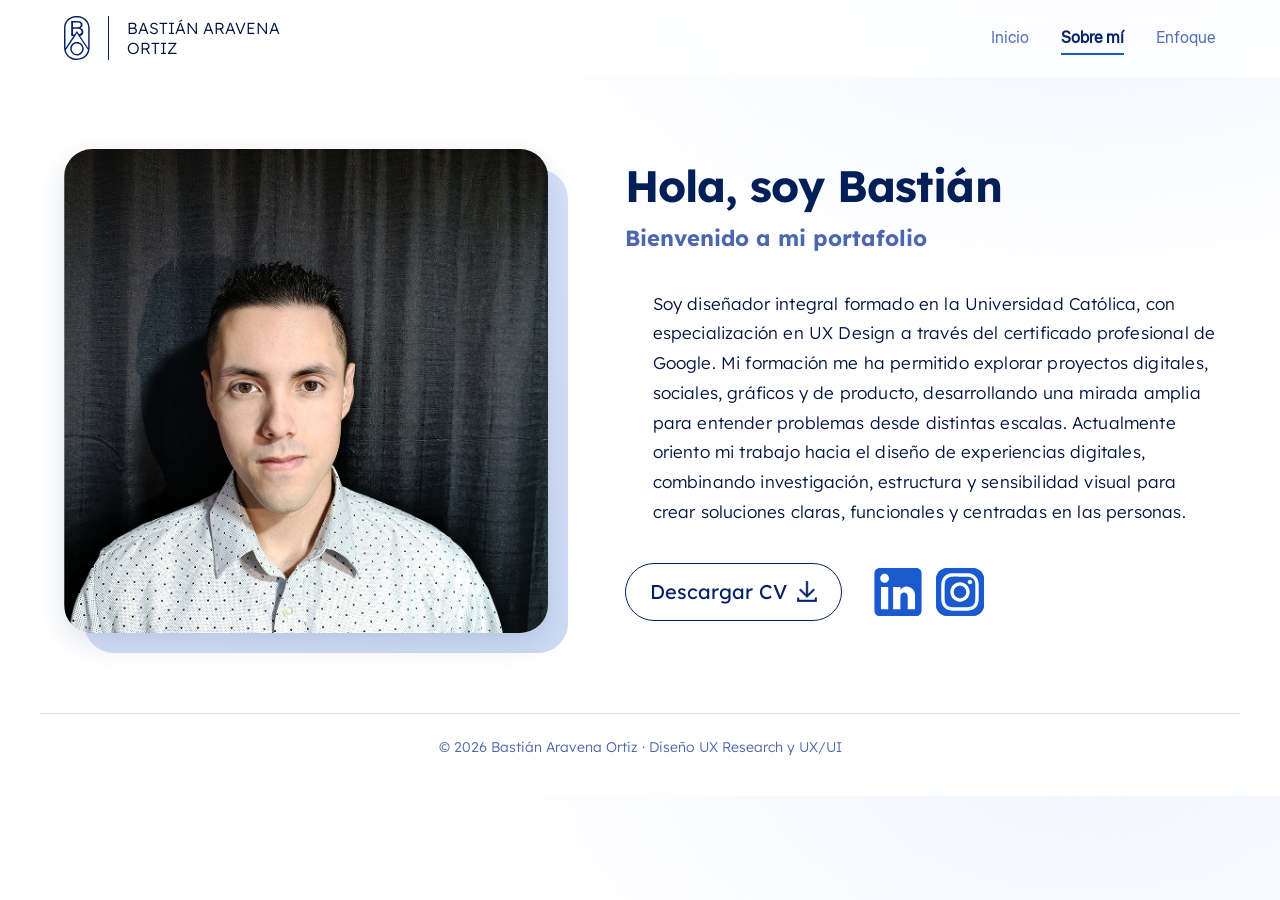
<file: sobremi-nuevo.html>
<!DOCTYPE html>
<html lang="es">
<head>
    <meta charset="UTF-8">
    <meta name="viewport" content="width=device-width, initial-scale=1">
    <title>Sobre mí · Bastián Aravena Ortiz</title>
    <meta name="description" content="Diseñador integral formado en la Universidad Católica, con especialización en UX Design. Conoce mi trayectoria y mi forma de trabajar.">

    <script>document.documentElement.classList.add('js');</script>

    <link rel="preconnect" href="https://fonts.googleapis.com">
    <link rel="preconnect" href="https://fonts.gstatic.com" crossorigin>
    <link href="https://fonts.googleapis.com/css2?family=Inter:opsz,wght@14..32,100..900&family=Lexend:wght@300;400;500;600;700&family=Liter&display=swap" rel="stylesheet">

    <link rel="stylesheet" href="home.css">
    <link rel="stylesheet" href="paginas.css">
</head>
<body>
    <header class="site-header" id="header">
        <a href="index-nuevo.html" class="brand" aria-label="Ir al inicio">
            <img src="SVG/LOGO/LOGO ZUL.svg" alt="Logo de Bastián Aravena Ortiz">
            <div class="divider"></div>
            <p id="nombre-logo">BASTIÁN ARAVENA <br>ORTIZ</p>
        </a>
        <nav class="site-nav" aria-label="Principal">
            <ul>
                <li><a href="index-nuevo.html" class="nav-link">Inicio</a></li>
                <li><a href="sobremi-nuevo.html" class="nav-link" aria-current="page">Sobre mí</a></li>
                <li><a href="enfoque-nuevo.html" class="nav-link">Enfoque</a></li>
            </ul>
        </nav>
    </header>

    <main>
        <div class="pagina">
            <section class="sobremi">
                <div class="foto-marco anim" style="--d:.05s">
                    <img src="PNG/yocv.jpg" alt="Foto de Bastián Aravena Ortiz">
                </div>

                <div class="sobremi-texto">
                    <div class="titulo-subtitulo">
                        <h1 class="titulo anim" style="--d:.15s">Hola, soy Bastián</h1>
                        <p class="subtitulo anim" style="--d:.25s">Bienvenido a mi portafolio</p>
                    </div>

                    <div class="vector-texto anim" style="--d:.35s">
                        <p class="textoalvector">Soy diseñador integral formado en la Universidad Católica, con especialización en UX Design a través del certificado profesional de Google. Mi formación me ha permitido explorar proyectos digitales, sociales, gráficos y de producto, desarrollando una mirada amplia para entender problemas desde distintas escalas. Actualmente oriento mi trabajo hacia el diseño de experiencias digitales, combinando investigación, estructura y sensibilidad visual para crear soluciones claras, funcionales y centradas en las personas.</p>
                    </div>

                    <div class="acciones anim" style="--d:.5s">
                        <a class="btn btn-outline" href="CV/CV 2026-06-24.pdf" download>
                            Descargar CV
                            <img src="SVG/ICONOS/Icono DESCARGA.svg" alt="" aria-hidden="true">
                        </a>
                        <div class="redes-sociales">
                            <a href="https://www.linkedin.com/in/bastián-diseñador-ux/" target="_blank" rel="noopener" aria-label="LinkedIn de Bastián">
                                <img class="iconos-sociales" src="SVG/ICONOS/Linkedin.svg" alt="">
                            </a>
                            <a href="https://www.instagram.com/conocer_analizar_foto/" target="_blank" rel="noopener" aria-label="Instagram de Bastián">
                                <img class="iconos-sociales" src="SVG/ICONOS/Instagram.svg" alt="">
                            </a>
                        </div>
                    </div>
                </div>
            </section>
        </div>
    </main>

    <footer class="site-footer">
        © 2026 Bastián Aravena Ortiz · Diseño UX Research y UX/UI
    </footer>

    <script>
        const header = document.getElementById('header');
        const onScroll = () => header.classList.toggle('is-scrolled', window.scrollY > 10);
        onScroll();
        window.addEventListener('scroll', onScroll, { passive: true });
    </script>
</body>
</html>
</file>
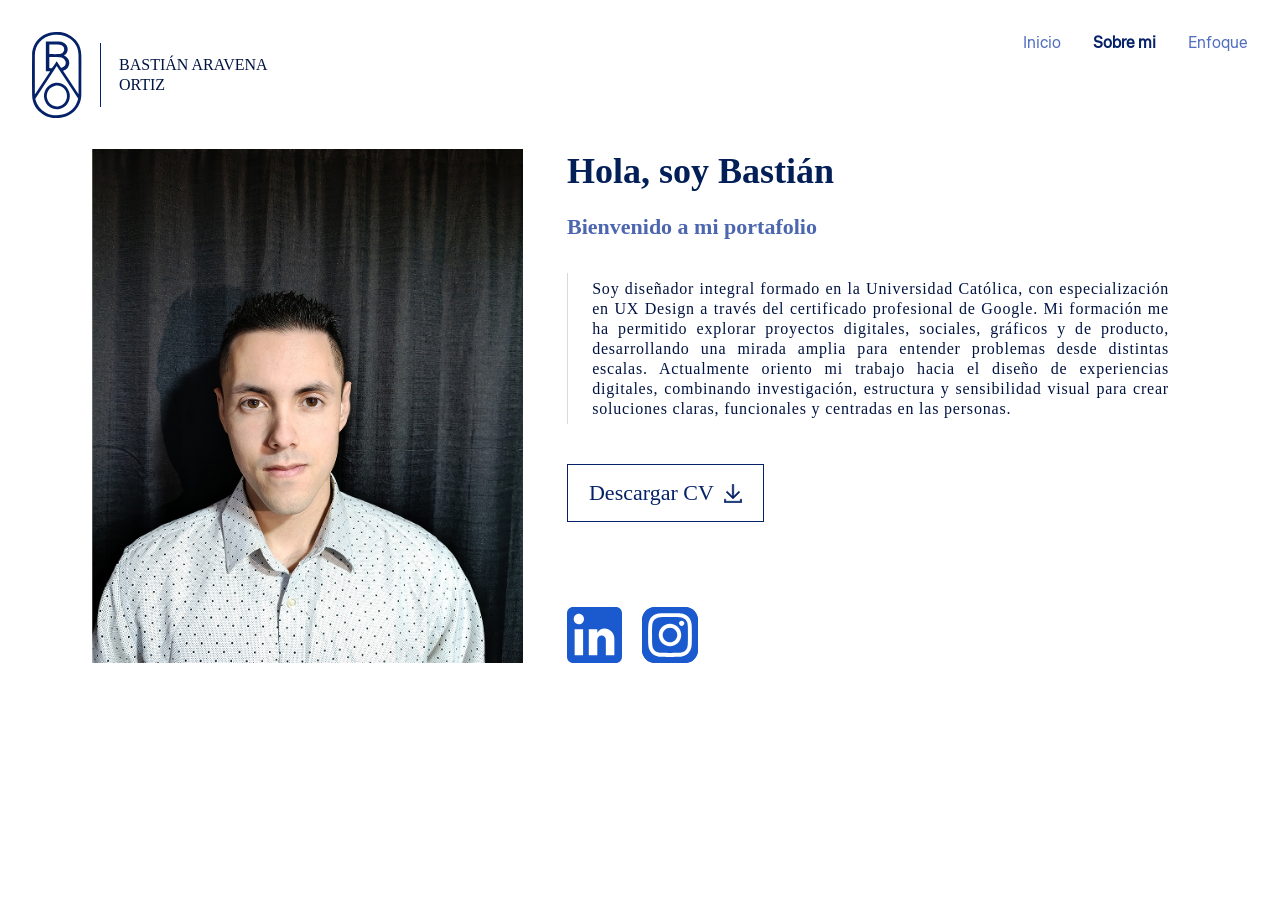
<file: sobremi.html>
<!DOCTYPE html>
<HTML>
    <head>
        <meta charset="UTF-8">
        <meta name="viewport" content="width=device-width, initial-scale=1">
        <title>BASTIÁN ARAVENA ORTIZ</title>
         <link rel="stylesheet" href="Style.css">
         <link rel="stylesheet" href="sobremiStyle.css">
        <link rel="preconnect" href="https://fonts.googleapis.com">
<link rel="preconnect" href="https://fonts.gstatic.com" crossorigin>
<link href="https://fonts.googleapis.com/css2?family=Inter:opsz,wght@14..32,100..900&family=Liter&display=swap" rel="stylesheet">
    </head>
    <body>
        <header>
            <div class="brand">
                <img src="SVG/LOGO/LOGO ZUL.svg" alt="Logo">
                <div class="divider"></div>
                <h1 id="nombre-logo">BASTIÁN ARAVENA <br>ORTIZ</h1>
            </div>
             <nav>
                <ul>
                    <a href="index.html" class="liter-regular-light">Inicio</a>
                    <a href="sobremi.html" class="liter-regular-dark">Sobre mi</a>
                    <a href="enfoque.html" class="liter-regular-light">Enfoque</a>
                </ul>
            </nav>
        </header>
        <main>
            <section class="origen"><!--ORIGEN-->
                <div class="yocv"><!--IMAGEN-->
                    <img src="PNG/yocv.jpg" alt="Yo y CV">
                </div>
                <div class="costado"><!--COSTADO-->
                    <div class="boton-texto"><!--BOTON + TEXTO-->
                        <div class="texto-costado"><!--TEXTO-->
                            <div class="titulo-subtitulo"><!--TITULO + SUBTITULO-->
                                <h1 class="titulo">Hola, soy Bastián</h1>
                                <p class="subtitulo">Bienvenido a mi portafolio</p>
                            </div>
                            <div class="vector-texto"><!--VECTOR + TEXTO-->
                                <div class="vector"><!--VECTOR-->
                                </div>
                                <p class="textoalvector">Soy diseñador integral formado en la Universidad Católica, con especialización en UX Design a través del certificado profesional de Google. Mi formación me ha permitido explorar proyectos digitales, sociales, gráficos y de producto, desarrollando una mirada amplia para entender problemas desde distintas escalas. Actualmente oriento mi trabajo hacia el diseño de experiencias digitales, combinando investigación, estructura y sensibilidad visual para crear soluciones claras, funcionales y centradas en las personas.</p>
                            </div>
                        </div>
                        <div class="boton-cv"><!--BOTON-->
                            <a class="texto-boton-cv" href="CV/CV 2026-06-24.pdf" download>Descargar CV</a>
                            <img src="SVG/ICONOS/Icono DESCARGA.svg" alt="Icono de descarga">
                        </div>
                    </div>
                    <div class="redes-sociales"><!--REDES SOCIALES-->
                        <a href="https://www.linkedin.com/in/bastián-diseñador-ux/" target="_blank"><img src="SVG/ICONOS/Linkedin.svg" alt="LinkedIn"></a>
                        <a href="https://www.instagram.com/conocer_analizar_foto/" target="_blank"><img src="SVG/ICONOS/Instagram.svg" alt="Instagram"></a>
                    </div>
                </div>
            </section>      
        </main>
    </body>
</HTML>
</file>
<file: home.css>
@charset "UTF-8";
/* ==========================================================
   HOME.CSS — Página de inicio (responsive + animaciones)
   Autocontenido: no depende de Style.css
   ========================================================== */

/* ---------- Variables de marca ---------- */
:root {
  --navy-900: #031F57;
  --navy-800: #052268;
  --ink: #001342;
  --blue: #1A5ACE;
  --blue-soft: #526FBF;
  --blue-mute: #4C66AF;
  --tint: #F2F5FE;
  --tint-2: #DDE5FC;
  --line: rgba(5, 34, 104, 0.14);

  --radius: 14px;
  --shadow-sm: 0 2px 8px rgba(5, 34, 104, 0.08);
  --shadow-md: 0 10px 30px rgba(5, 34, 104, 0.12);
  --ease: cubic-bezier(0.22, 1, 0.36, 1);

  --gutter: clamp(1.25rem, 5vw, 4rem);
  --max: 1200px;
}

/* ---------- Reset y base ---------- */
*, *::before, *::after { margin: 0; padding: 0; box-sizing: border-box; }

html { scroll-behavior: smooth; scroll-padding-top: 90px; }

body {
  font-family: 'Liter', 'Inter', sans-serif;
  color: var(--ink);
  background:
    radial-gradient(900px 500px at 85% -5%, var(--tint) 0%, transparent 70%),
    #fff;
  -webkit-font-smoothing: antialiased;
  overflow-x: hidden;
}

img { max-width: 100%; display: block; }
a { color: inherit; text-decoration: none; }
ul { list-style: none; }

:focus-visible {
  outline: 3px solid var(--blue);
  outline-offset: 3px;
  border-radius: 6px;
}

/* ---------- Header ---------- */
.site-header {
  position: sticky;
  top: 0;
  z-index: 50;
  display: flex;
  align-items: center;
  justify-content: space-between;
  gap: 1rem 2rem;
  padding: 1rem var(--gutter);
  background: rgba(255, 255, 255, 0.78);
  -webkit-backdrop-filter: blur(12px);
  backdrop-filter: blur(12px);
  border-bottom: 1px solid transparent;
  transition: border-color .3s, box-shadow .3s, padding .3s var(--ease);
}
.site-header.is-scrolled {
  border-color: var(--line);
  box-shadow: var(--shadow-sm);
  padding-top: .65rem;
  padding-bottom: .65rem;
}

.brand { display: flex; align-items: center; gap: 18px; }
.brand img { height: 44px; width: auto; transition: transform .5s var(--ease); }
.brand:hover img { transform: rotate(-6deg) scale(1.06); }

.divider { width: 1px; align-self: stretch; min-height: 40px; background: var(--navy-800); }

#nombre-logo {
  font-family: 'Lexend', sans-serif;
  font-weight: 300;
  font-size: 16px;
  line-height: 20px;
  color: var(--ink);
}

.site-nav ul { display: flex; gap: 2rem; }

.nav-link {
  position: relative;
  font-family: 'Liter', sans-serif;
  font-size: 16px;
  line-height: 23px;
  color: var(--blue-soft);
  padding: .25rem 0;
  transition: color .25s;
}
.nav-link::after {
  content: "";
  position: absolute;
  left: 0; bottom: -2px;
  width: 100%; height: 2px;
  background: var(--blue);
  transform: scaleX(0);
  transform-origin: left;
  transition: transform .35s var(--ease);
}
.nav-link:hover { color: var(--navy-800); }
.nav-link:hover::after,
.nav-link[aria-current="page"]::after { transform: scaleX(1); }
.nav-link[aria-current="page"] { color: var(--navy-800); font-weight: 800; }

/* ---------- Layout general ---------- */
main { padding: 0 var(--gutter); }

.hero,
.proyectos-seleccionados {
  max-width: var(--max);
  margin-inline: auto;
}

/* ---------- Hero ---------- */
.hero {
  display: grid;
  grid-template-columns: 1.1fr .9fr;
  align-items: center;
  gap: clamp(2rem, 6vw, 5rem);
  padding: clamp(2rem, 6vw, 5rem) 0 clamp(2.5rem, 6vw, 4.5rem);
}

.texto-botones { display: flex; flex-direction: column; gap: clamp(1.75rem, 4vw, 3rem); }

.cajas-de-texto-origen { display: flex; flex-direction: column; gap: 1rem; }

.cajas-de-texto-header {
  font-family: 'Lexend', sans-serif;
  font-weight: 400;
  font-size: clamp(2rem, 5.2vw, 3.5rem);
  line-height: 1.12;
  letter-spacing: -0.02em;
  color: var(--navy-900);
  text-wrap: balance;
}
.cajas-de-texto-header .resalte {
  background: linear-gradient(100deg, var(--blue), var(--blue-soft));
  -webkit-background-clip: text;
  background-clip: text;
  color: transparent;
  font-weight: 600;
}

.cajas-de-texto-header-2 {
  font-family: 'Lexend', sans-serif;
  font-weight: 300;
  font-size: clamp(1.05rem, 2vw, 1.375rem);
  line-height: 1.5;
  color: var(--blue-mute);
  max-width: 34ch;
}

/* Botones */
.botones { display: flex; flex-wrap: wrap; align-items: center; gap: 1rem 1.25rem; }

.btn {
  display: inline-flex;
  align-items: center;
  gap: 10px;
  padding: 14px 24px;
  border-radius: 999px;
  font-family: 'Lexend', sans-serif;
  font-weight: 400;
  font-size: clamp(1rem, 1.6vw, 1.25rem);
  line-height: 28px;
  border: 1px solid var(--navy-800);
  transition: transform .3s var(--ease), box-shadow .3s, background-color .3s, color .3s;
}
.btn img { width: 20px; height: auto; transition: transform .3s var(--ease); }
.btn:hover { transform: translateY(-3px); box-shadow: var(--shadow-md); }
.btn:active { transform: translateY(-1px); }

.btn-primary { background: var(--navy-800); color: #fff; }
.btn-primary:hover { background: var(--blue); border-color: var(--blue); }

.btn-outline { background: transparent; color: var(--navy-800); }
.btn-outline:hover { background: var(--tint); }
.btn-outline:hover img { transform: translateY(3px); }

/* Ilustración del hero */
.ilustracion {
  position: relative;
  display: flex;
  flex-direction: column;
  align-items: center;
  gap: 1.5rem;
}
.ilustracion::before {            /* manchas de color animadas detrás */
  content: "";
  position: absolute;
  inset: 5% 0 auto 5%;
  aspect-ratio: 1;
  width: 85%;
  background:
    radial-gradient(circle at 30% 30%, var(--tint-2), transparent 60%),
    radial-gradient(circle at 75% 70%, rgba(26, 90, 206, .18), transparent 60%);
  border-radius: 42% 58% 60% 40% / 45% 40% 60% 55%;
  filter: blur(6px);
  z-index: -1;
  animation: morph 14s ease-in-out infinite alternate;
}
.hero-img {
  width: 100%;
  max-width: 493px;
  height: auto;
  animation: float 6s ease-in-out infinite;
}
.ilustracion ul { align-self: flex-start; padding-left: 1.25rem; list-style: disc; }
li::marker { color: var(--blue-soft); font-size: 20px; }
.texto-ilustracion {
  font-family: 'Lexend', sans-serif;
  font-weight: 300;
  font-size: 16px;
  line-height: 1.45;
  color: var(--ink);
}

/* ---------- Separador ---------- */
.divisor {
  height: 1px;
  border: 0;
  background: linear-gradient(90deg, var(--navy-800), rgba(5, 34, 104, 0));
  margin: 2rem 0;
}

/* ---------- Proyectos ---------- */
.proyectos-seleccionados { padding-bottom: clamp(3rem, 8vw, 6rem); }

.proyecto-seleccionados-titulo {
  position: relative;
  display: inline-block;
  font-family: 'Lexend', sans-serif;
  font-weight: 400;
  font-size: clamp(1.6rem, 3.4vw, 1.875rem);
  line-height: 1.25;
  color: var(--navy-900);
  margin-bottom: 2rem;
  padding-bottom: .6rem;
}
.proyecto-seleccionados-titulo::after {
  content: "";
  position: absolute;
  left: 0; bottom: 0;
  width: 56px; height: 4px;
  border-radius: 4px;
  background: var(--blue);
}

.proyecto-1 {
  position: relative;               /* para el enlace que cubre toda la tarjeta */
  display: grid;
  grid-template-columns: minmax(240px, 379px) 1fr auto;
  align-items: start;
  gap: clamp(1.25rem, 4vw, 3.25rem);
  padding: clamp(1rem, 2.5vw, 1.5rem);
  margin-inline: calc(clamp(1rem, 2.5vw, 1.5rem) * -1);
  border-radius: 20px;
  transition: background-color .35s, transform .45s var(--ease), box-shadow .35s;
}
.proyecto-1:hover {
  background: var(--tint);
  transform: translateY(-4px);
  box-shadow: var(--shadow-md);
}

.preview-contexto { display: contents; }   /* deja a la grilla ordenar imagen y texto */

.preview-proyecto {
  position: relative;
  overflow: hidden;
  border-radius: var(--radius);
  box-shadow: var(--shadow-sm);
  background: var(--tint-2);
}
.preview-proyecto img {
  width: 100%;
  height: auto;
  transition: transform .8s var(--ease);
}
.proyecto-1:hover .preview-proyecto img { transform: scale(1.06); }

.numero-proyecto {
  position: absolute;
  top: .5rem; left: 0;
  z-index: 2;
  display: flex;
  align-items: center;
  justify-content: center;
  width: 49px; height: 43px;
  color: #fff;
  background: var(--blue);
  font-family: 'Lexend', sans-serif;
  font-weight: 700;
  border-radius: 0 8px 8px 0;
  transition: width .35s var(--ease);
}
.proyecto-1:hover .numero-proyecto { width: 62px; }

.proyecto-contexto { display: flex; flex-direction: column; gap: .6rem; max-width: 56ch; }

.proyecto-contexto-titulo {
  font-family: 'Lexend', sans-serif;
  font-weight: 500;
  font-size: clamp(1.25rem, 2.4vw, 1.5rem);
  line-height: 1.25;
  color: var(--blue);
}

.caracteristicas-ux {
  font-family: 'Lexend', sans-serif;
  font-weight: 300;
  font-size: 13px;
  line-height: 1.5;
  letter-spacing: .14em;
  text-transform: uppercase;
  color: var(--navy-900);
}

.texto-contexto { font-size: 15px; line-height: 1.65; color: var(--ink); }

.ver-mas {
  display: inline-flex;
  align-items: center;
  gap: 8px;
  align-self: center;
  font-family: 'Lexend', sans-serif;
  font-weight: 500;
  font-size: 16px;
  line-height: 20px;
  color: var(--blue);
  white-space: nowrap;
}
.ver-mas::after {                   /* hace clicable toda la tarjeta */
  content: "";
  position: absolute;
  inset: 0;
  border-radius: 20px;
}
.flecha-ver-mas img { width: 1.25rem; height: auto; transition: transform .35s var(--ease); }
.proyecto-1:hover .flecha-ver-mas img,
.ver-mas:focus-visible .flecha-ver-mas img { transform: translateX(8px); }

/* ---------- Footer ---------- */
.site-footer {
  max-width: var(--max);
  margin: 0 auto;
  padding: 1.5rem var(--gutter) 2.5rem;
  border-top: 1px solid var(--line);
  font-family: 'Lexend', sans-serif;
  font-weight: 300;
  font-size: 14px;
  color: var(--blue-mute);
  text-align: center;
}

/* ==========================================================
   ANIMACIONES
   ========================================================== */
@keyframes fadeUp {
  from { opacity: 0; transform: translateY(26px); }
  to   { opacity: 1; transform: none; }
}
@keyframes float {
  0%, 100% { transform: translateY(0); }
  50%      { transform: translateY(-12px); }
}
@keyframes morph {
  0%   { border-radius: 42% 58% 60% 40% / 45% 40% 60% 55%; transform: rotate(0deg) scale(1); }
  100% { border-radius: 58% 42% 40% 60% / 55% 60% 40% 45%; transform: rotate(14deg) scale(1.08); }
}

/* Entrada del hero (al cargar) */
.anim { animation: fadeUp .9s var(--ease) both; animation-delay: var(--d, 0s); }

/* Aparición al hacer scroll (solo si hay JS) */
.js .reveal {
  opacity: 0;
  transform: translateY(32px);
  transition: opacity .9s var(--ease), transform .9s var(--ease);
  transition-delay: var(--d, 0s);
}
.js .reveal.is-visible { opacity: 1; transform: none; }

/* Respeta a quienes prefieren menos movimiento */
@media (prefers-reduced-motion: reduce) {
  html { scroll-behavior: auto; }
  *, *::before, *::after {
    animation: none !important;
    transition: none !important;
  }
  .js .reveal { opacity: 1; transform: none; }
}

/* ==========================================================
   RESPONSIVE
   ========================================================== */

/* Tablet */
@media (max-width: 1024px) {
  .proyecto-1 { grid-template-columns: minmax(220px, 320px) 1fr; }
  .ver-mas { grid-column: 2; justify-self: start; align-self: end; }
}

/* Tablet pequeña / móvil grande */
@media (max-width: 820px) {
  .hero { grid-template-columns: 1fr; }
  .ilustracion { order: -1; max-width: 420px; margin-inline: auto; }  /* ilustración arriba */
  .cajas-de-texto-header-2 { max-width: 44ch; }
}

/* Móvil */
@media (max-width: 640px) {
  .site-header { flex-wrap: wrap; justify-content: center; text-align: left; }
  .brand img { height: 36px; }
  #nombre-logo { font-size: 14px; line-height: 18px; }
  .site-nav { width: 100%; }
  .site-nav ul { justify-content: center; gap: 1.5rem; }

  .botones { flex-direction: column; align-items: stretch; }
  .btn { justify-content: center; }

  .proyecto-1 {
    grid-template-columns: 1fr;
    margin-inline: -0.5rem;
    padding: .75rem .5rem 1rem;
  }
  .ver-mas { grid-column: auto; padding-top: .25rem; }
  .caracteristicas-ux { letter-spacing: .08em; font-size: 12px; }
}

/* Pantallas grandes */
@media (min-width: 1440px) {
  :root { --max: 1280px; }
}
</file>
<file: paginas.css>
@charset "UTF-8";
/* ==========================================================
   PAGINAS.CSS — Sobre mí y Enfoque
   Se usa junto a home.css (variables, header, footer, botones)
   ========================================================== */

.pagina {
  max-width: var(--max);
  margin-inline: auto;
  padding-block: clamp(2rem, 6vw, 4.5rem) clamp(3rem, 7vw, 5rem);
}

/* ==========================================================
   SOBRE MÍ
   ========================================================== */
.sobremi {
  display: grid;
  grid-template-columns: minmax(280px, .9fr) 1.1fr;
  align-items: center;
  gap: clamp(2.5rem, 6vw, 5rem);
}

/* Foto con marco desplazado */
.foto-marco {
  position: relative;
  isolation: isolate;
  width: 100%;
  max-width: 514px;
  justify-self: center;
}
.foto-marco::before {
  content: "";
  position: absolute;
  inset: 20px -20px -20px 20px;
  z-index: -1;
  border-radius: 30px;
  background: linear-gradient(145deg, var(--tint-2), rgba(26, 90, 206, .22));
  transition: transform .6s var(--ease);
}
.foto-marco img {
  width: 100%;
  aspect-ratio: 1;
  object-fit: cover;
  border-radius: 28px;
  box-shadow: var(--shadow-md);
  transition: transform .6s var(--ease);
}
.foto-marco:hover img { transform: rotate(-1.5deg) scale(1.01); }
.foto-marco:hover::before { transform: translate(8px, 8px); }

/* Texto */
.sobremi-texto { display: flex; flex-direction: column; gap: clamp(1.5rem, 3vw, 2.25rem); }

.titulo-subtitulo { display: flex; flex-direction: column; gap: .75rem; }

.sobremi .titulo {
  font-family: 'Lexend', sans-serif;
  font-weight: 700;
  font-size: clamp(2rem, 5vw, 2.75rem);
  line-height: 1.15;
  letter-spacing: -0.02em;
  color: var(--navy-900);
}
.subtitulo {
  font-family: 'Lexend', sans-serif;
  font-weight: 700;
  font-size: clamp(1.1rem, 2.4vw, 1.375rem);
  line-height: 1.3;
  color: var(--blue-mute);
}

.vector-texto {
  position: relative;
  padding-left: clamp(1.1rem, 2.5vw, 1.75rem);
}
.vector-texto::before {                 /* línea vertical que se dibuja al aparecer */
  content: "";
  position: absolute;
  left: 0; top: 0; bottom: 0;
  width: 2px;
  border-radius: 2px;
  background: linear-gradient(180deg, var(--blue), var(--tint-2));
  transform: scaleY(0);
  transform-origin: top;
  transition: transform 1.1s var(--ease) .3s;
}
.vector-texto.is-visible::before,
.anim .vector-texto::before { transform: scaleY(1); }

.textoalvector {
  font-family: 'Lexend', sans-serif;
  font-weight: 300;
  font-size: clamp(1rem, 1.6vw, 1.0625rem);
  line-height: 1.75;
  letter-spacing: .01em;
  color: var(--ink);
  max-width: 60ch;
}

.acciones { display: flex; flex-wrap: wrap; align-items: center; gap: 1.25rem 2rem; }

.btn-outline img { width: 20px; height: auto; }

.redes-sociales { display: flex; align-items: center; gap: 14px; }
.redes-sociales a {
  display: grid;
  place-items: center;
  border-radius: 50%;
  transition: transform .35s var(--ease), box-shadow .3s;
}
.redes-sociales a:hover { transform: translateY(-5px) rotate(-6deg); box-shadow: var(--shadow-md); }
.iconos-sociales { width: 48px; height: 48px; }

/* ==========================================================
   ENFOQUE
   ========================================================== */
.enfoque { display: flex; flex-direction: column; gap: clamp(2rem, 5vw, 3.5rem); align-items: center; }

.enfoque-banner {
  width: 100%;
  max-width: 1074px;
  overflow: hidden;
  border-radius: 24px;
  box-shadow: var(--shadow-md);
  background: var(--tint);
}
.enfoque-banner img {
  width: 100%;
  height: auto;
  animation: zoomOut 1.6s var(--ease) both;
}

.enfoque-texto {
  position: relative;
  isolation: isolate;
  width: 100%;
  max-width: 68ch;
}
.enfoque-texto::before {                /* comilla decorativa */
  content: "“";
  position: absolute;
  top: -2.6rem; left: -1.2rem;
  z-index: -1;
  font-family: 'Lexend', sans-serif;
  font-weight: 700;
  font-size: 8rem;
  line-height: 1;
  color: var(--tint-2);
}

.enfoque-titulo {
  font-family: 'Lexend', sans-serif;
  font-weight: 700;
  font-size: clamp(1.75rem, 4vw, 2.25rem);
  line-height: 1.15;
  letter-spacing: -0.02em;
  color: var(--navy-900);
  margin-bottom: 1.25rem;
}

.escrito {
  font-family: 'Lexend', sans-serif;
  font-weight: 300;
  font-size: clamp(1.05rem, 2vw, 1.3rem);
  line-height: 1.75;
  letter-spacing: .01em;
  color: var(--ink);
}

/* ==========================================================
   ANIMACIÓN EXTRA
   ========================================================== */
@keyframes zoomOut {
  from { transform: scale(1.12); }
  to   { transform: scale(1); }
}

/* ==========================================================
   RESPONSIVE
   ========================================================== */
@media (max-width: 820px) {
  .sobremi { grid-template-columns: 1fr; }
  .foto-marco {
    max-width: 400px;
    margin-right: 20px;                 /* espacio para el marco desplazado */
  }
  .enfoque-texto::before { left: -.4rem; font-size: 6rem; top: -2rem; }
}

@media (max-width: 640px) {
  .acciones { flex-direction: column; align-items: stretch; }
  .acciones .btn { justify-content: center; }
  .redes-sociales { justify-content: center; }
}
</file>
<file: Style.css>
@charset "UTF-8";
/* CSS Document */
* {
  margin: 0;
  padding: 0;
  box-sizing: border-box;
}

html {
    scroll-behavior: smooth;
}

header {
    width: 100%;
    display: flex;
    justify-content: space-between;
    padding-left: 2rem;
    padding-right: 2rem;
    padding-top: 2rem;
}

main {
    padding-left: 2rem;
}

#nombre-logo {
    font-family: 'Lexend';
    font-style: normal;
    font-weight: 300;
    font-size: 16px;
    line-height: 20px;
    color: #001342;
}

.brand {
    display: flex;
    align-items: center;
    gap: 18px;
}

.divider {
    width: 1px;
    height: 75%;
    background-color: #052268;
}

nav ul {
    display: flex;
    gap: 2rem;
}

.liter-regular-dark {
  font-family: "Liter", sans-serif;
  font-weight: 800;
  font-style: normal;
  font-size: 16px;
  line-height: 23px;
  color: #052268;
  text-decoration: none;
}

.liter-regular-light {
  font-family: "Liter", sans-serif;
  font-weight: 400;
  font-style: normal;
  font-size: 16px;
  line-height: 23px;
  color: #526FBF;
  text-decoration: none;
}


.cajas-de-texto-origen {
display: flex;
flex-direction: column;
align-items: flex-start;
padding: 0px;
gap: 0.5rem;
}

.cajas-de-texto-header {
font-family: 'Lexend';
font-style: normal;
font-weight: 400;
color: #031F57;
font-size: 48px;
}

.cajas-de-texto-header-2 {
    font-family: 'Lexend';
font-style: normal;
font-weight: 300;
font-size: 22px;
line-height: 28px;
text-align: justify;

color: #4C66AF;
}

.texto-botones {
    display: flex;
flex-direction: column;
align-items: flex-start;
padding: 0px;
gap: 57px;
}

.botones {
    display: flex;
flex-direction: row;
align-items: center;
padding: 0px;
gap: 30px;
}

.boton-proyecto {
display: flex;
flex-direction: row;
align-items: center;
padding: 14px 21px;
gap: 10px;
background: #052268;
}

.texto-boton-proyecto {
    font-family: 'Lexend';
font-style: normal;
font-weight: 300;
font-size: 22px;
line-height: 28px;
display: flex;
align-items: center;
text-align: center;
color: #FFFFFF;
text-decoration: none;
}

.boton-cv {
   display: flex;
flex-direction: row;
align-items: center;
padding: 14px 21px;
gap: 10px; 
border: 1px solid #052268;
}

.texto-boton-cv {
    font-family: 'Lexend';
font-style: normal;
font-weight: 300;
font-size: 22px;
line-height: 28px;
display: flex;
align-items: center;
text-align: center;
color: #052268;
text-decoration: none;
}



.hero {
    display: flex;
flex-direction: row;
justify-content: space-between;
align-items: flex-start;
margin-bottom: 3rem;
padding-top: 1rem;
max-width: 1440px;
}

.ilustracion {
    display: flex;
flex-direction: column;
align-items: flex-start;
padding: 0px 53px 0px 0px;
gap: 28px;
}

.imagen {
    width: 493px;
height: 371.47px;
}

.texto-ilustracion {
    font-family: 'Lexend';
font-style: normal;
font-weight: 300;
font-size: 16px;
line-height: 20px;
color: #001342;
}

li::marker {
    color: #526FBF;
    font-size: 20px;
}


.separador {
    width: 100%;
    height: 1px;
    background-color: #052268;
    margin: 2rem 0;
}



.proyecto-1 {
    display: flex;
    height: 100%;
    justify-content: space-between;
    padding-right: 82px;
    max-width: 1440px;
}

.preview-contexto {
    display: flex;
    gap:52px;
}


.preview-proyecto {
    display: flex;
    position: relative;
}

.preview-proyecto img {
 width: 379px;
}

.numero-proyecto {
display: flex;
position: absolute;
flex-direction: row;
justify-content: center;
align-items: center;
margin-top: 0.5rem;
padding: 12px 14px 11px 15px;
gap: 10px;
width: 49px;
height: 43px;
left: 0px;
top: 0px;
color: #FFFFFF;
background: #1A5ACE;
font-family: 'Lexend';
font-style: bold;
}

.proyecto-seleccionados-titulo {
    font-family: 'Lexend';
font-style: normal;
font-weight: 400;
font-size: 30px;
line-height: 38px;
color: #031F57;
margin-bottom: 30px;
}

.proyecto-contexto {
    display: flex;
flex-direction: column;
align-items: flex-start;
padding: 0px;
gap: 6px;
width: 546px;
}

.proyecto-contexto-titulo {
    font-family: 'Lexend';
font-style: normal;
font-weight: 500;
font-size: 24px;
line-height: 30px;
color: #1A5ACE;
}

.ver-mas {
 display: flex;
flex-direction: row;
align-items: center;
padding: 0px;
gap: 7px;
font-family: 'Lexend';
font-style: normal;
font-weight: 500;
font-size: 16px;
line-height: 20px;
color: #1A5ACE;
text-decoration: none;
}

.caracteristicas-ux {
font-family: 'Lexend';
font-style: normal;
font-weight: 300;
font-size: 13px;
line-height: 16px;
letter-spacing: 0.2em;
color: #031F57;
}

.texto-contexto {
   font-family: 'Liter';
font-style: normal;
font-weight: 400;
font-size: 15px;
line-height: 21px;
color: #001342; 
}

.sinsub {
    text-decoration: none;
    color: #1A5ACE;
}

.sinsub2 {
    text-decoration: none;
}

.proyectos-seleccionados {padding-bottom: 3rem;}
</file>
<file: enfoque.css>
@charset "UTF-8";
/* CSS Document */

.imagen-texto {
  display: flex;
flex-direction: column;
align-items: center;
padding: 42px 61px 0px;
padding-bottom: 5rem;
gap: 71px;
position: absolute;
max-width: 1440px;
}

.imagen {
display: flex;
flex-direction: column;
align-items: flex-start;
padding: 0px;
width: 1074px;
height: 339px;
}

.texto {
display: flex;
flex-direction: row;
justify-content: center;
align-items: center;
padding: 0px 161px 0px 163px;
gap: 10px;
}

.escrito {
  font-family: 'Lexend';
font-style: normal;
font-weight: 300;
font-size: 20px;
line-height: 25px;
display: flex;
align-items: center;
text-align: justify;
letter-spacing: 0.05em;
color: #001342;  
}
</file>
<file: proyecto.css>
@charset "UTF-8";
/* ==========================================================
   PROYECTO.CSS — Páginas de proyecto (responsive + animaciones)
   Se usa JUNTO a home.css (que aporta variables, header y footer):
     <link rel="stylesheet" href="home.css">
     <link rel="stylesheet" href="proyecto.css">
   ========================================================== */

/* ---------- Barra de progreso de lectura ---------- */
.progreso {
  position: fixed;
  top: 0; left: 0;
  z-index: 100;
  width: 100%;
  height: 3px;
  background: linear-gradient(90deg, var(--blue), var(--blue-soft));
  transform: scaleX(0);
  transform-origin: left;
}

/* ---------- Contenedor ---------- */
.proyecto {
  max-width: var(--max);
  margin-inline: auto;
}

.seccion { padding-block: clamp(1.75rem, 4vw, 3rem); }

.h2 {
  position: relative;
  display: inline-block;
  font-family: 'Lexend', sans-serif;
  font-weight: 400;
  font-size: clamp(1.4rem, 3vw, 1.75rem);
  line-height: 1.25;
  color: var(--navy-900);
  margin-bottom: 1.5rem;
  padding-bottom: .55rem;
}
.h2::after {
  content: "";
  position: absolute;
  left: 0; bottom: 0;
  width: 48px; height: 4px;
  border-radius: 4px;
  background: var(--blue);
  transition: width .6s var(--ease);
}
.reveal.is-visible .h2::after,
.h2.is-visible::after { width: 72px; }

/* ==========================================================
   1. HERO DEL PROYECTO
   ========================================================== */
.proyecto-hero {
  display: grid;
  grid-template-columns: 1.05fr .95fr;
  align-items: center;
  gap: clamp(2rem, 6vw, 5rem);
  padding: clamp(1.5rem, 4vw, 3rem) 0 clamp(1.5rem, 4vw, 2.5rem);
}

.volver {
  display: inline-flex;
  align-items: center;
  gap: 8px;
  margin-bottom: 1.25rem;
  font-family: 'Lexend', sans-serif;
  font-weight: 400;
  font-size: 14px;
  color: var(--blue-soft);
  transition: color .25s;
}
.volver span { display: inline-block; transition: transform .3s var(--ease); }
.volver:hover { color: var(--navy-800); }
.volver:hover span { transform: translateX(-5px); }

.meta { display: flex; flex-wrap: wrap; align-items: center; gap: .6rem 1rem; }

.numero {
  display: grid;
  place-items: center;
  width: 49px; height: 43px;
  border-radius: 8px;
  background: var(--blue);
  color: #fff;
  font-family: 'Lexend', sans-serif;
  font-weight: 700;
  font-size: 16px;
}

.tags { display: flex; flex-wrap: wrap; align-items: center; gap: .35rem .6rem; }
.tags li {
  display: flex;
  align-items: center;
  gap: .6rem;
  font-family: 'Liter', sans-serif;
  font-size: 15px;
  line-height: 23px;
  color: var(--blue);
}
.tags li + li::before {
  content: "";
  width: 5px; height: 5px;
  border-radius: 50%;
  background: var(--blue);
}

.titulo-bloque { display: flex; flex-direction: column; gap: 1.25rem; padding-block: 1.25rem 1.5rem; }

.titulo {
  font-family: 'Lexend', sans-serif;
  font-weight: 700;
  font-size: clamp(2.1rem, 6vw, 3.8rem);
  line-height: 1.1;
  letter-spacing: -0.02em;
  color: var(--navy-900);
  text-wrap: balance;
}
.sub {
  font-family: 'Lexend', sans-serif;
  font-weight: 400;
  font-size: clamp(1.1rem, 2.4vw, 1.75rem);
  line-height: 1.3;
  color: var(--navy-900);
  max-width: 28ch;
}
.resumen {
  font-family: 'Liter', sans-serif;
  font-size: 16px;
  line-height: 1.65;
  color: var(--ink);
  max-width: 54ch;
}

.btn-figma {
  background: transparent;
  color: var(--blue);
  border-color: var(--blue);
  font-weight: 500;
  font-size: 15px;
  padding: 11px 22px;
}
.btn-figma img { width: 22px; transition: transform .35s var(--ease); }
.btn-figma:hover { background: var(--tint); }
.btn-figma:hover img { transform: translateX(6px); }

.proyecto-visual {
  position: relative;
  display: flex;
  justify-content: center;
}
.proyecto-visual::before {
  content: "";
  position: absolute;
  inset: 8% 4% 4% 4%;
  background:
    radial-gradient(circle at 30% 30%, var(--tint-2), transparent 60%),
    radial-gradient(circle at 75% 70%, rgba(26, 90, 206, .18), transparent 60%);
  border-radius: 42% 58% 60% 40% / 45% 40% 60% 55%;
  filter: blur(6px);
  z-index: -1;
  animation: morph 14s ease-in-out infinite alternate;
}
.proyecto-visual img {
  width: 100%;
  max-width: 560px;
  max-height: 520px;
  height: auto;
  object-fit: contain;
  animation: float 7s ease-in-out infinite;
}

/* ==========================================================
   2. FICHA (contexto, rol, duración, herramientas)
   ========================================================== */
.ficha {
  display: grid;
  grid-template-columns: 1.15fr 1.1fr .7fr .9fr;
  gap: 1px;                             /* el fondo hace de línea separadora */
  background: var(--line);
  border: 1px solid var(--line);
  border-radius: 16px;
  overflow: hidden;
  box-shadow: var(--shadow-sm);
}
.ficha-item {
  display: flex;
  gap: 16px;
  align-items: flex-start;
  padding: 1.25rem 1.4rem;
  background: #fff;
  transition: background-color .3s;
}
.ficha-item:hover { background: var(--tint); }
.ficha-item img { width: 32px; height: auto; flex: none; margin-top: 2px; transition: transform .4s var(--ease); }
.ficha-item:hover img { transform: scale(1.15) rotate(-4deg); }

.ficha-titulo {
  font-family: 'Lexend', sans-serif;
  font-weight: 500;
  font-size: 14px;
  line-height: 18px;
  color: var(--navy-900);
  margin-bottom: 4px;
}
.ficha-texto { font-family: 'Liter', sans-serif; font-size: 13px; line-height: 1.5; color: var(--ink); }

/* ==========================================================
   3. PROBLEMA + DESAFÍO
   ========================================================== */
.dos-col { display: grid; grid-template-columns: 1fr 1fr; gap: clamp(1.5rem, 5vw, 4rem); align-items: start; }

.texto-base { font-family: 'Liter', sans-serif; font-size: 16px; line-height: 1.7; color: var(--ink); }
.texto-base + .texto-base { margin-top: 1rem; }

.desafio-caja {
  display: flex;
  align-items: center;
  gap: clamp(1rem, 3vw, 2.5rem);
  padding: clamp(1.25rem, 3vw, 2rem);
  background: var(--tint);
  border-radius: 16px;
  transition: box-shadow .35s, transform .45s var(--ease);
}
.desafio-caja:hover { transform: translateY(-4px); box-shadow: var(--shadow-md); }
.desafio-caja img { width: 80px; height: auto; flex: none; }
.desafio-caja p {
  font-family: 'Lexend', sans-serif;
  font-weight: 400;
  font-size: 16px;
  line-height: 1.55;
  color: #2B4EAB;
}

/* ==========================================================
   4. PROCESO
   ========================================================== */
.pasos {
  display: grid;
  grid-template-columns: 1fr auto 1fr auto 1fr;
  align-items: stretch;
  gap: clamp(.5rem, 2vw, 1.25rem);
}
.paso {
  display: flex;
  flex-direction: column;
  align-items: center;
  text-align: center;
  gap: 1rem;
  padding: 1.5rem 1.25rem;
  background: #fff;
  border: 1px solid var(--line);
  border-radius: 18px;
  transition: transform .45s var(--ease), box-shadow .35s, border-color .35s;
}
.paso:hover { transform: translateY(-6px); box-shadow: var(--shadow-md); border-color: var(--blue); }
.paso img { width: clamp(120px, 14vw, 170px); height: auto; transition: transform .6s var(--ease); }
.paso:hover img { transform: scale(1.08); }
.paso h3 {
  font-family: 'Lexend', sans-serif;
  font-weight: 500;
  font-size: 18px;
  line-height: 1.3;
  color: var(--navy-900);
  margin-bottom: .4rem;
}
.paso p { font-family: 'Liter', sans-serif; font-size: 14px; line-height: 1.6; color: var(--ink); }

.paso-flecha { display: grid; place-items: center; }
.paso-flecha img { width: 28px; height: auto; animation: nudge 2.2s ease-in-out infinite; }

/* ==========================================================
   5. DECISIONES DE DISEÑO
   ========================================================== */
.decisiones { display: grid; grid-template-columns: repeat(auto-fit, minmax(280px, 1fr)); gap: 1.25rem; }

.decision {
  display: flex;
  align-items: center;
  gap: 1.1rem;
  padding: 1.25rem 1.4rem 1.25rem 1rem;
  border: 1px solid var(--line);
  border-radius: 14px;
  background: #fff;
  transition: transform .45s var(--ease), box-shadow .35s, background-color .35s;
}
.decision:hover { transform: translateY(-5px); box-shadow: var(--shadow-md); background: var(--tint); }
.decision img { width: 72px; height: 72px; flex: none; transition: transform .5s var(--ease); }
.decision:hover img { transform: rotate(-6deg) scale(1.1); }
.decision h3 {
  font-family: 'Lexend', sans-serif;
  font-weight: 500;
  font-size: 17px;
  line-height: 1.3;
  color: var(--navy-900);
  margin-bottom: .35rem;
}
.decision p { font-family: 'Liter', sans-serif; font-size: 14px; line-height: 1.55; color: var(--ink); }

/* ==========================================================
   6. SOLUCIÓN FINAL (galería)
   ========================================================== */
.galeria {
  display: grid;
  grid-template-columns: repeat(auto-fit, minmax(200px, 260px));
  justify-content: center;
  gap: clamp(1.5rem, 4vw, 3rem);
}
.galeria--ancha { grid-template-columns: repeat(auto-fit, minmax(280px, 366px)); }  /* para capturas horizontales */

.pantalla { display: flex; flex-direction: column; align-items: center; gap: 1rem; }
.pantalla img {
  width: 100%;
  height: auto;
  border-radius: 18px;
  box-shadow: var(--shadow-md);
  transition: transform .6s var(--ease), box-shadow .4s;
}
.pantalla:hover img { transform: translateY(-10px) scale(1.03); box-shadow: 0 22px 44px rgba(5, 34, 104, .2); }
.pantalla figcaption {
  font-family: 'Liter', sans-serif;
  font-size: 14px;
  line-height: 1.55;
  text-align: center;
  color: var(--ink);
  max-width: 28ch;
}

/* ==========================================================
   7. APRENDIZAJES Y PRÓXIMOS PASOS
   ========================================================== */
.apr-grid { display: grid; grid-template-columns: 1fr 1fr; gap: clamp(1.25rem, 3vw, 2rem); }

.apr-col { padding: clamp(1.25rem, 3vw, 2rem); background: var(--tint); border-radius: 18px; }
.apr-col h3 {
  font-family: 'Lexend', sans-serif;
  font-weight: 500;
  font-size: 17px;
  line-height: 1.3;
  color: var(--navy-900);
  margin-bottom: 1rem;
}
.apr-col li {
  display: flex;
  align-items: flex-start;
  gap: 12px;
  padding-block: .55rem;
  font-family: 'Liter', sans-serif;
  font-size: 14px;
  line-height: 1.6;
  color: var(--ink);
  transition: transform .35s var(--ease);
}
.apr-col li:hover { transform: translateX(6px); }
.apr-col li img { width: 22px; height: auto; flex: none; margin-top: 2px; }

/* ==========================================================
   8. NAVEGACIÓN ENTRE PROYECTOS
   ========================================================== */
.terminal {
  display: grid;
  grid-template-columns: 1fr auto 1fr;
  align-items: center;
  margin-block: clamp(1.5rem, 4vw, 3rem) 1.5rem;
  background: var(--tint-2);
  border-radius: 16px;
  overflow: hidden;
}
.terminal-link {
  display: flex;
  align-items: center;
  gap: 1.1rem;
  padding: 1.5rem clamp(1rem, 3vw, 2.5rem);
  transition: background-color .3s;
}
.terminal-link:hover { background: rgba(255, 255, 255, .55); }
.terminal-link--sig { justify-content: flex-end; text-align: right; }

.terminal-link small,
.terminal-link strong {
  display: block;
  font-family: 'Lexend', sans-serif;
  font-size: 13px;
  line-height: 18px;
  color: var(--navy-900);
}
.terminal-link small { font-weight: 300; }
.terminal-link strong { font-weight: 500; }
.terminal-link img { width: 28px; height: auto; transition: transform .35s var(--ease); }
.terminal-link:hover .flecha-ant { transform: translateX(-8px); }
.terminal-link:hover .flecha-sig { transform: translateX(8px); }

.terminal-centro { display: flex; align-items: center; gap: clamp(1rem, 3vw, 2.5rem); padding-inline: 1rem; }
.terminal-centro .barra { width: 2px; height: 54px; background: rgba(179, 179, 179, .9); border: 0; }
.terminal-centro img { width: 48px; height: auto; }

/* ==========================================================
   ANIMACIÓN EXTRA
   ========================================================== */
@keyframes nudge {
  0%, 100% { transform: translateX(0); }
  50%      { transform: translateX(6px); }
}

/* ==========================================================
   RESPONSIVE
   ========================================================== */

/* Tablet */
@media (max-width: 1024px) {
  .ficha { grid-template-columns: 1fr 1fr; }
}

@media (max-width: 860px) {
  .proyecto-hero { grid-template-columns: 1fr; }
  .proyecto-visual { order: -1; }
  .proyecto-visual img { max-width: 440px; max-height: 420px; }
  .sub, .resumen { max-width: 46ch; }

  .dos-col,
  .apr-grid { grid-template-columns: 1fr; }

  /* Proceso en vertical, con flechas hacia abajo */
  .pasos { grid-template-columns: 1fr; }
  .paso-flecha img { transform: rotate(90deg); animation: none; }
}

/* Móvil */
@media (max-width: 640px) {
  .ficha { grid-template-columns: 1fr; }
  .desafio-caja { flex-direction: column; align-items: flex-start; }
  .desafio-caja img { width: 64px; }

  .decision { padding-right: 1rem; }

  .terminal { grid-template-columns: 1fr; }
  .terminal-centro { display: none; }
  .terminal-link--sig { justify-content: space-between; border-top: 1px solid rgba(5, 34, 104, .12); }
  .terminal-link--ant { flex-direction: row; }
}
</file>
<file: primera-parte.css>
@charset "UTF-8";
/* CSS Document */


/* PRIMERA PARTE */

 .primera-parte {
    display: flex;
    flex-direction: column;
    align-items: flex-start;
    padding: 15px 0px 0px 1px;
    gap: 28px;
    position:relative;
    width: 100%;}

    /* SUPERIOR */

     .superior {display: flex;
        flex-direction: row;
        align-items: center;
        justify-content: space-between;
        padding-right: 3rem;
        gap: 0px;
        width: 100%;}

        /* ESCRITO */

         .escrito {display: flex;
            flex-direction: column;
            justify-content: space-between;
            align-items: flex-start;
            padding: 0px 0px 3px;
            gap: 12px;
            width: 100%;
            height: 419px;}

            /* NUMERADOR */

             .numerador{display: flex;
                flex-direction: row;
                justify-content: space-between;
                align-items: center;
                padding: 0px;
                gap: 20px;
                height: 43px;}

                /* NUMERO */

                 .numero{display: flex;
                    flex-direction: row;
                    justify-content: center;
                    align-items: flex-start;
                    padding: 11px 15px 12px 14px;
                    gap: 10px;
                    margin: 0 auto;
                    width: 49px;
                    height: 43px;
                    background: #1A5ACE;
                    font-family: 'Lexend';
                    font-style: normal;
                    font-weight: 700;
                    font-size: 16px;
                    line-height: 20px;
                    color: #FFFFFF;}

                /* NUMERO */

                /* CLASIFICACION */

                 .clasificacion {display: flex;
                    flex-direction: row;
                    justify-content: center;
                    align-items: center;
                    padding: 0px;
                    gap: 8px;}

                    /* TEXTO-CLASIFICACION */

                     .texto-cal {font-family: 'Liter';
                        font-style: normal;
                        font-weight: 400;
                        font-size: 16px;
                        line-height: 23px;
                        display: flex;
                        align-items: center;
                        text-align: center;
                        color: #1A5ACE;}

                    /* TEXTO-CLASIFICACION */

                    /* SEPARADOR-CIRCULO */

                     .circulo {width: 5px;
                        height: 5px;
                        border-radius: 4px;
                        background: #1A5ACE;}

                    /* SEPARADOR-CIRCULO */

                /* CLASIFICACION */

            /* NUMERADOR */

            /* TITULO-SUB-TXT */

             .titulo-sub-txt {display: flex;
                flex-direction: column;
                align-items: flex-start;
                padding: 12px 0px 17px;
                gap: 20px;}

                /* TITULO-SUB */

                 .titulo-sub {display: flex;
                    flex-direction: column;
                    align-items: flex-start;
                    padding: 0px;
                    gap: 7px;
                    height: auto;}

                    /* TITULO */

                     .titulo {font-family: 'Lexend';
                        font-style: normal;
                        font-weight: 700;
                        font-size: 61px;
                        line-height: 76px;
                        color: #031F57;}

                    /* TITULO */

                    /* SUB */

                     .sub {font-family: 'Lexend';
                        font-style: normal;
                        font-weight: 400;
                        font-size: 28px;
                        line-height: 35px;
                        color: #031F57;}

                    /* SUB */

                /* TITULO-SUB */

                /* TXT */

                 .txt {font-family: 'Liter';
                    font-style: normal;
                    font-weight: 400;
                    font-size: 16px;
                    line-height: 21px;
                    color: #001342;}

                /* TXT */

            /* TITULO-SUB-TXT */

            /* BOTON-PROT */

             .boton-prot{display: flex;
                flex-direction: row;
                justify-content: center;
                align-items: center;
                padding: 10px;
                gap: 8px;
                text-decoration: none;}

                .txt-prot {
                    font-family: 'Lexend';
                    font-style: normal;
                    font-weight: 500;
                    font-size: 15px;
                    line-height: 19px;
                    color: #1A5ACE;}

                .flecha {width: 22px;
                    display: flex;
                    justify-content: center;}

            /* BOTON-PROT */
        
        /* ESCRITO */

        /* IMAGEN */

         .imagen {width: 100%;
            height: 100%;}

        /* IMAGEN */

    /* SUPERIOR */

    /* INFERIOR */

     .inferior {display: flex;
        flex-direction: row;
        justify-content: center;
        align-items: center;
        padding: 0px;
        border: 1px solid #B3B3B3;
        border-radius: 10px;
        width: 96%;
        height: 119px;}

        /* SUBINFERIOR */

         .subinferior {display: flex;
            flex-direction: row;
            align-items: center;
            padding: 0px;
            gap: 46px;
            width: 1160px;
            height: 76px;}

            /* CONTEXTO */

             .contexto {display: flex;
                flex-direction: row;
                align-items: flex-start;
                padding: 0px;
                gap: 18px;
                width: 273px;}

                /* ICONO-CON */

                 .icono-con {display: flex;
                    flex-direction: column;
                    align-items: flex-start;
                    padding: 8px 0px 0px;
                    width: 34px;
                    height: auto;}

                /* ICONO-CON */

                /* ESCRITURA-CON */

                 .escritura-con{display: flex;
                    flex-direction: column;
                    align-items: flex-start;
                    padding: 0px;
                    gap: 4px;
                    width: 221px;}

                    .sub-con {font-family: 'Lexend';
                        font-style: normal;
                        font-weight: 500;
                        font-size: 14px;
                        line-height: 18px;
                        color: #031F57;}

                    .txt-con {font-family: 'Liter';
                        font-style: normal;
                        font-weight: 400;
                        font-size: 13px;
                        line-height: 19px;
                        color: #001342;}

                /* ESCRITURA-CON */

            /* CONTEXTO */

            /* SEPARADOR */

             .separador {width: 0px;
                height: 66.5px;
                border: 1px solid #B3B3B3;}

            /* SEPARADOR */

            /* ROL */

             .rol {display: flex;
                flex-direction: row;
                align-items: flex-start;
                padding: 0px;
                gap: 18px;
                width: 240px;
                height: 79px;}

                /* ICONO-ROL */

                 .icono-rol {display: flex;
                    flex-direction: row;
                    align-items: flex-start;
                    padding: 9px 0px 0px;
                    width: 30px;
                    height: 79px;}

                /* ICONO-ROL */

                /* ESCRITURA-ROL */

                 .escritura-rol {display: flex;
                    flex-direction: column;
                    align-items: flex-start;
                    padding: 0px;
                    gap: 4px;
                    width: 192px;}

                /* ESCRITURA-ROL */

            /* ROL */

            /* DURACION */

             .duracion {display: flex;
                flex-direction: row;
                align-items: flex-start;
                padding: 0px;
                gap: 18px;
                width: 140px;
                height: 76px;}

                /* ICONO-DUR */

                 .icono-dur {display: flex;
                    flex-direction: row;
                    align-items: flex-start;
                    padding: 8px 0px 7px;
                    gap: 10px;
                    width: 34px;}

                /* ICONO-DUR */

                /* ESCRITURA-DUR */

                 .escritura-dur {display: flex;
                    flex-direction: column;
                    align-items: flex-start;
                    padding: 0px;
                    gap: 4px;
                    width: 88px;}
                 
                /* ESCRITURA-DUR */

            /* DURACION */

            /* HERRAMIENTAS */

             .herramientas {display: flex;
                flex-direction: row;
                align-items: flex-start;
                padding: 0px;
                gap: 18px;
                width: 230px;
                height: 76px;}

                /* ICONO-HER */

                 .icono-her {display: flex;
                    flex-direction: column;
                    align-items: flex-start;
                    padding: 8px 4px 4px;
                    gap: 10px;
                    width: 41px;}

                /* ICONO-HER */

                /* ESCRITURA-HER */

                 .escritura-her {display: flex;
                    flex-direction: column;
                    align-items: flex-start;
                    padding: 0px;
                    gap: 4px;
                    width: 171px;}
                 
                /* ESCRITURA-HER */

            /* HERRAMIENTAS */

        /* SUBINFERIOR */

    /* INFERIOR */

/* PRIMERA PARTE */

.separador-global {
    width: 96%;
    height: 1px;
    border: 1px solid #B3B3B3;
    margin-bottom: 19px;
    margin-top: 19px;}
</file>
<file: segunda-parte.css>
@charset "UTF-8";
/* CSS Document */



/* SEGUNDA PARTE */

    .segunda-parte {display: flex;
    flex-direction: row;
    align-items: flex-start;
    padding: 0px 1px 0px 0px;
    width: 100%;}

        /* PROBLEMA */

            .problema{display: flex;
            flex-direction: column;
            align-items: flex-start;
            padding-right: 5%;
            gap: 17px;}

            /* TITULO-TXT */

                .txt-pro {font-family: 'Liter';
                font-style: normal;
                font-weight: 400;
                font-size: 15px;
                line-height: 19px;
                color: #001342;}

                .titulo-pro {
                font-family: 'Lexend';
                font-style: normal;
                font-weight: 400;
                font-size: 24px;
                line-height: 30px;
                display: flex;
                align-items: center;
                color: #031F57;
                height: 30px;}

            /* TITULO-TXT */

        /* PROBLEMA */

        /* DESAFIO */

            .desafio {display: flex;
            flex-direction: column;
            align-items: flex-start;
            padding-right:4% ;
            gap: 17px;}

            /* ICONO-TXT-FON */

                .icono-txt-fon {display: flex;
                flex-direction: column;
                align-items: flex-start;
                padding: 31px 0px 20px 37px;
                gap: 10px;
                background: #F2F5FE;
                border-radius: 16px;}

                /* ICONO-TXT */

                    .icono-txt {display: flex;
                    flex-direction: row;
                    align-items: center;
                    padding: 0px 30px 0px 0px;
                    gap: 44px;}

                    /* ICONO Y TXT */

                        .icono-des {width: 92px;}
                        .txt-des {font-family: 'Lexend';
                        font-style: normal;
                        font-weight: 400;
                        font-size: 16px;
                        line-height: 23px;
                        color: #2B4EAB;}

                    /* ICONO Y TXT */

                /* ICONO-TXT */

            /* ICONO-TXT-FON */

        /* DESAFIO */

/* SEGUNDA PARTE */
</file>
<file: tercera-parte.css>
@charset "UTF-8";
/* CSS Document */



/* TERCERA PARTE */

    .tercera-parte {display: flex;
    flex-direction: column;
    align-items: flex-start;
    position: relative;
    width: 100%;
    padding-right: 2rem;}

        /* TITULO-TER */

            .titulo-ter{display: flex;
            flex-direction: row;
            align-items: center;
            width: 100%;
            height: 30px;}

            /* TITULO */

                .h2-pro {font-family: 'Lexend';
                font-style: normal;
                font-weight: 400;
                font-size: 24px;
                line-height: 30px;
                color: #031F57;}

            /* TITULO */

        /* TITULO-TER */

        /* OB-OR-DI */

        .ob-or-di {display: flex;
        flex-direction: row;
        justify-content: center;
        align-items: center;
        width: 100%;
        height: 100%;
        gap: 19px;}

            .observar-todo {display: flex;
            flex-direction: row;
            align-items: center;
            padding: 0px;
            height: 200px;
            width: 100%;}

            /* IMAGEN-OB-OR-DI */

                .imagen-ob {display: flex;
                flex-direction: row;
                justify-content: center;
                align-items: center;
                height: 100%;}

                /* IMG-OB-OR-DI */

                    .img-ob {width: 180px;
                    height: 160px;}
                    .img-or {width: 166px;
                    height: 156px;}
                    .img-di {width: 161px;
                    height: 154px;}

                /* IMG-OB-OR-DI */

            /* IMAGEN-OB-OR-DI */

            /* TITULO-TXT-OB */

                .titulo-txt-ob {display: flex;
                flex-direction: column;
                justify-content: center;
                align-items: flex-start;
                width: 100%;
                height: 100%;
                gap: 11px;
                padding-left: 15px;}

                /* TITULO-TXT */

                    .titulo-ob {font-family: 'Lexend';
                    font-style: normal;
                    font-weight: 500;
                    font-size: 14px;
                    line-height: 18px;
                    color: #031F57;}

                    .txt-ob{font-family: 'Liter';
                    font-style: normal;
                    font-weight: 400;
                    font-size: 12px;
                    line-height: 17px;
                    color: #001342;}

                /* TITULO-TXT */

            /* TITULO-TXT-OB */

        /* OB-OR-DI */

/* SEGUNDA PARTE */


.flecha-todo {display: flex;
flex-direction: column;
justify-content: center;
align-items: center;
padding: 0px;
gap: 10px;
height: 200px;}
</file>
<file: cuarta-parte.css>
@charset "UTF-8";
/* CSS Document */



/* CUARTA PARTE */

    .cuarta-parte {display: flex;
    flex-direction: column;
    align-items: flex-start;
    padding-right: 3rem;
    gap: 18px;
    position: relative;
    height: 154px;}

        /* TITULO-DEC */

            .titulo-dec {height: 30px;
            width: 100%;}

            /* TITULO */

                .h2-dec {font-family: 'Lexend';
                font-style: normal;
                font-weight: 400;
                font-size: 24px;
                line-height: 30px;
                color: #031F57;}

            /* TITULO */

        /* TITULO-DEC */

        /* ICONOS-TEXTOS-DEC */

            .iconos-textos-dec {display: flex;
            flex-direction: row;
            align-items: flex-start;
            padding: 0px;
            gap: 30px;
            height: 100%;
            width: 100%;}

            /* ICONO-TEXTO-DEC */

                .icono-texto-dec {box-sizing: border-box;
                display: flex;
                flex-direction: column;
                justify-content: center;
                align-items: flex-start;
                padding: 0px 12px 0px 0px;
                gap: 10px;
                width: 100%;
                height: 100%;
                border: 1px solid #B3B3B3;
                border-radius: 10px;}

                /* INTERIOR */

                    .interior {display: flex;
                    flex-direction: row;
                    justify-content: space-between;
                    align-items: center;
                    padding: 0px;
                    gap: 16px;
                    width: 100%;
                    height: 100%;}

                    /* ICONO-INTERIOR */

                        .icono-interior {display: flex;
                        flex-direction: row;
                        justify-content: center;
                        align-items: center;
                        padding-left: 10px;
                        gap: 10px;
                        width: 114px;
                        height: 100%;}

                        /* SVG-DEC */

                            .svg-dec {width: 79px;
                            height: 79px;}

                        /* SVG-DEC */

                    /* ICONO-INTERIOR */

                    /* TITULO-TXT-INTERIOR */

                        .titulo-txt-interior {display: flex;
                        flex-direction: column;
                        justify-content: center;
                        align-items: flex-start;
                        padding: 0px;
                        gap: 7px;
                        width: 100%;
                        height: 100%;}

                        /* TITULO-TXT */

                            .titulo-dec2 {width: 100%;
                            height: 20px;
                            font-family: 'Lexend';
                            font-style: normal;
                            font-weight: 500;
                            font-size: 16px;
                            line-height: 20px;
                            color: #031F57;}

                            .txt-dec {width: 100%;
                            height: 17px;
                            font-family: 'Liter';
                            font-style: normal;
                            font-weight: 400;
                            font-size: 13px;
                            line-height: 17px;
                            color: #001342;}

                        /* TITULO-TXT */

                    /* TITULO-TXT-INTERIOR */

                /* INTERIOR */

            /* ICONO-TEXTO-DEC */

        /* ICONOS-TEXTOS-DEC */

/* CUARTA PARTE */
</file>
<file: quinta-parte.css>
@charset "UTF-8";
/* CSS Document */


/* QUINTA PARTE */

    .quinta-parte {display: flex;
    flex-direction: column;
    align-items: flex-start;
    padding: 0px;
    gap: 10px;
    width: 100%;
    height: 100%;}

    /* TODO-SOL */

        .todo-sol {display: flex;
        flex-direction: column;
        align-items: flex-start;
        padding: 0px;
        gap: 24px;
        width: 100%;
        height: 100%;}

        /* TITULO-SOL */

            .titulo-sol {width: 100%;
            height: 30px;}

            /* H2-SOL */

                .h2-sol {font-family: 'Lexend';
                font-style: normal;
                font-weight: 400;
                font-size: 24px;
                line-height: 30px;
                color: #031F57;}

            /* H2-SOL */

        /* TITULO-SOL */

        /* BODY-SOL */

            .body-sol {display: flex;
            flex-direction: row;
            justify-content: center;
            align-items: center;
            padding: 0px;
            gap: 55px;
            width: 100%;
            height: 100%;}

            /* IMG-TXT-SOL */

                .img-txt-sol {display: flex;
                flex-direction: column;
                align-items: center;
                padding: 0px;
                gap: 12px;
                width: 195px;
                height: 100%;}

                /* IMG-SOL */

                    .img-sol {width: 100%;
                    height: 332px;}

                /* IMG-SOL */

                /* TXT-SOL */

                    .txt-sol {width: 100%;
                    height: 100%;
                    font-family: 'Liter';
                    font-style: normal;
                    font-weight: 400;
                    font-size: 13px;
                    line-height: 19px;
                    text-align: center;
                    color: #001342;}

                /* TXT-SOL */

            /* IMG-TXT-SOL */

        /* BODY-SOL */

    /* TODO-SOL */

/* QUINTA PARTE */
</file>
<file: sexta-parte.css>
@charset "UTF-8";
/* CSS Document */


/* SEXTA PARTE */

    .sexta-parte {display: flex;
    flex-direction: column;
    align-items: flex-start;
    padding: 0px;
    gap: 12px;
    width: 100%;
    height: 100%;}

    /* TITULO-APR */

        .titulo-apr {width: 100%;
        height: 30px;
        font-family: 'Lexend';
        font-style: normal;
        font-weight: 400;
        font-size: 24px;
        line-height: 30px;
        color: #031F57;}

    /* TITULO-APR */

    /* CHEK-SUB-CONTAINER */

        .chek-sub-container {display: flex;
        flex-direction: row;
        justify-content: space-between;
        align-items: flex-start;
        padding: 0px;
        gap: 75px;
        width: 100%;
        height: 100%;}

        /* CHEK-SUB */

            .chek-sub {display: flex;
            flex-direction: column;
            align-items: flex-start;
            padding: 0px;
            gap: 10px;
            width: 100%;
            height: 100%;}

            /* SUB-APR */

                .sub-apr {width: 100%;
                height: 20px;
                font-family: 'Lexend';
                font-style: normal;
                font-weight: 500;
                font-size: 16px;
                line-height: 20px;
                color: #031F57;}

            /* SUB-APR */

            /* CHEK */

                .chek {display: flex;
                flex-direction: row;
                align-items: center;
                padding: 0px;
                gap: 10px;
                width: 100%;}

                .txt-apr {width: 100%;
                height: auto;
                font-family: 'Liter';
                font-style: normal;
                font-weight: 400;
                font-size: 13px;
                line-height: 19px;
                color: #001342;}

            /* CHEK */

        /* CHEK-SUB */

    /* CHEK-SUB-CONTAINER */

/* SEXTA PARTE */
</file>
<file: septima-parte.css>
@charset "UTF-8";

/* SEPTIMA PARTE*/

    .septima-parte {width: 100%;
    height: 100%;
    padding-right: 2.5rem;
    margin-bottom: 0.5rem;}

    .interno-terminal {display: flex;
    flex-direction: row;
    justify-content: space-between;
    align-items: center;
    padding: 20px 0px;
    width: 100%;
    background: #dde5fc;
    border-radius: 13px;}

    /* IZQUIERDA TERMINAL */

        .izquierda-terminal {display: flex;
        flex-direction: row;
        align-items: flex-start;
        padding: 0px;
        width: 100%;
        height: 100%;
        text-decoration: none;}

        /* FLECHA BOX TERMINAL IZ */

            .flecha-box-terminal-iz {display: flex;
            flex-direction: column;
            justify-content: center;
            align-items: flex-end;
            padding: 0px;
            width: 100%;
            height: 100%;}

        /* FLECHA BOX TERMINAL IZ */

        /* TXT BOX TERMINAL IZ */

            .txt-box-terminal-iz {display: flex;
            flex-direction: column;
            justify-content: center;
            align-items: flex-end;
            padding: 0px;
            width: 100%;
            height: 100%;}

            /* SUPERIOR BOX IZ */

                .superior-box-iz {width: 100%;
                height: 100%;
                font-family: 'Lexend';
                font-style: normal;
                font-weight: 300;
                font-size: 13px;
                line-height: 16px;
                text-align: right;
                color: #031F57;}

            /* SUPERIOR BOX IZ */

            /* INFERIOR BOX IZ */

                .inferior-box-iz {width: 100%;
                height: 100%;
                font-family: 'Lexend';
                font-style: normal;
                font-weight: 500;
                font-size: 13px;
                line-height: 16px;
                text-align: right;
                color: #031F57;}

            /* INFERIOR BOX IZ */

        /* TXT BOX TERMINAL IZ */

    /* IZQUIERDA TERMINAL */

    /* SEPARADOR TERMINAL */

        .separador-terminal {display: flex;
        flex-direction: row;
        justify-content: center;
        align-items: center;
        padding: 0px;
        width: 100%;
        height: 100%;}

        /* BARRA */

            .barra {width: 0px;
            height: 54px;
            border: 2px solid #B3B3B3;}

        /* BARRA */

    /* SEPARADOR TERMINAL */

    /* LOGO TERMINAL */

        .logo-terminal {display: flex;
        flex-direction: row;
        justify-content: center;
        align-items: center;
        padding: 0px;
        width: 100%;
        height: 100%;}

    /* LOGO TERMINAL */

    /* DERECHA TERMINAL */

        .derecha-terminal {display: flex;
        flex-direction: row;
        align-items: flex-start;
        padding: 0px;
        width: 100%;
        height: 100%;
        text-decoration: none;}

        /* TXT BOX DE */

            .txt-box-de {display: flex;
            flex-direction: column;
            justify-content: center;
            align-items: flex-start;
            padding: 0px;
            gap: 4px;
            width: 100%;
            height: 100%;}

            /* SUPERIOR DE */

                .superior-de {width: 100%;
                height: 100%;
                font-family: 'Lexend';
                font-style: normal;
                font-weight: 300;
                font-size: 13px;
                line-height: 16px;
                display: flex;
                align-items: flex-end;
                color: #031F57;}

            /* SUPERIOR DE */

            /* INFERIOR DE */

                .inferior-de {width: 100%;
                height: 100%;
                font-family: 'Lexend';
                font-style: normal;
                font-weight: 500;
                font-size: 13px;
                line-height: 16px;
                color: #031F57;}

            /* INFERIOR DE */

        /* TXT BOX DE */

        /* FLECHA BOX DE */

            .flecha-box-de {display: flex;
            flex-direction: column;
            justify-content: center;
            align-items: flex-start;
            padding: 0px;
            width: 100%;
            height: 100%;}

        /* FLECHA BOX DE */

    /* DERECHA TERMINAL */

/* SEPTIMA PARTE */

.img-emer {
height: 442px;}

.img-golden {width: 169px;
            height: 331px;}


                .img-txt-sus {display: flex;
                flex-direction: column;
                align-items: center;
                padding: 0px;
                gap: 12px;
                width: 100%;
                height: 100%;
            ;}

.img-sus {width: 366px;
height: 246px;
border-radius: 12px}

        .todo-sus {display: flex;
        flex-direction: column;
        align-items: flex-start;
        padding-right: 2rem;
        gap: 24px;
        width: 100%;
        height: 100%;}
</file>
<file: sobremiStyle.css>
@charset "UTF-8";
/* CSS Document */

.origen {
display: flex;
flex-direction: row;
align-items: flex-start;
padding: 31px 61px 0px 60px;
gap: 44px;
position: relative;
max-width: 100%;
height: auto;
}

.yocv {
display: flex;
width: 514px;
height: 514px;
}

.costado{
display: flex;
flex-direction: column;
align-items: flex-start;
padding: 0px;
justify-content: space-between;
}

.boton-texto {
    display: flex;
flex-direction: column;
justify-content: space-between;
align-items: flex-start;
padding: 0px 0px 87px;
gap: 40px;
}

.redes-sociales {
display: flex;
flex-direction: row;
align-items: center;
padding: 0px;
gap: 20px;
height: 56px;
}

.iconos-sociales{
    width: 55px;
height: 56px;
}

.texto-costado {
    display: flex;
flex-direction: column;
align-items: flex-start;
padding: 0px;
gap: 32px;
}

.titulo-subtitulo {
    display: flex;
flex-direction: column;
align-items: flex-start;
padding: 0px;
gap: 19px;
}

.titulo {
    font-family: 'Lexend';
font-style: normal;
font-weight: 700;
font-size: 36px;
line-height: 45px;
display: flex;
align-items: flex-end;
color: #031F57;
}

.subtitulo {
    font-family: 'Lexend';
font-style: normal;
font-weight: 700;
font-size: 22px;
line-height: 28px;
display: flex;
align-items: flex-end;
color: #4C66AF;
}

.vector-texto {
    display: flex;
flex-direction: row;
align-items: center;
padding: 0px 50px 0px 0px;
gap: 25px;
}

.vector {
    width: 1px;
height: 151px;
background: #D9D9D9;
}

.textoalvector {
    font-family: 'Lexend';
font-style: normal;
font-weight: 350;
font-size: 16px;
line-height: 20px;
display: flex;
align-items: center;
text-align: justify;
letter-spacing: 0.05em;
color: #001342;
}
</file>
